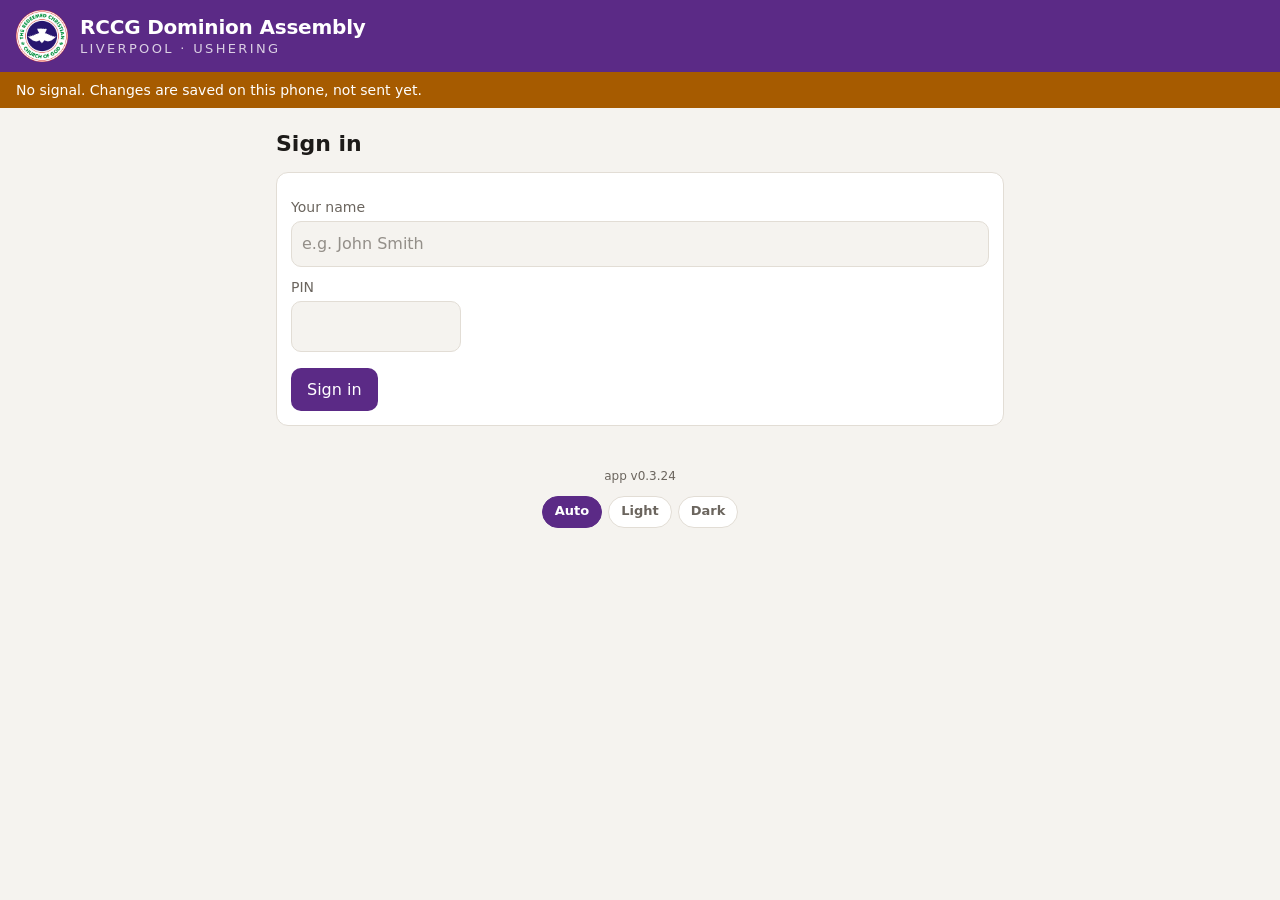
<file: index.html>
<!doctype html>
<html lang="en-GB">
<head>
<meta charset="utf-8">
<meta name="viewport" content="width=device-width, initial-scale=1, viewport-fit=cover">
<title>Ushers</title>
<meta name="theme-color" content="#5b2a86">
<link rel="manifest" href="manifest.webmanifest">
<link rel="apple-touch-icon" sizes="180x180" href="apple-touch-icon.png">
<link rel="icon" type="image/png" sizes="192x192" href="icon-192.png">
<meta name="apple-mobile-web-app-capable" content="yes">
<meta name="mobile-web-app-capable" content="yes">
<meta name="apple-mobile-web-app-title" content="Ushers">
<meta name="apple-mobile-web-app-status-bar-style" content="default">
<script>
/* The theme, set before the first paint (as the Driver App): Light, Dark, or
   Auto to follow the phone. One setting for both apps on this phone. */
(function () {
  var t = "auto";
  try { t = localStorage.getItem("ushers.theme.v1") || "auto"; } catch (e) {}
  var m = window.matchMedia && window.matchMedia("(prefers-color-scheme: dark)");
  document.documentElement.setAttribute("data-theme", t !== "auto" ? t : ((m && m.matches) ? "dark" : "light"));
})();
</script>
<link rel="stylesheet" href="shared/style.css">
<script src="config.js"></script>
<script src="shared/core.js"></script>
<script src="shared/reports.js"></script>
</head>
<body>
<div class="top">
<header class="bar">
  <span class="brand"><img src="shared/logo.png" alt=""><span><b>RCCG Dominion Assembly</b><small>Liverpool · Ushering</small><em id="title"></em></span></span>
  <a id="toAdmin" href="admin/" hidden>Open Admin App</a>
  <button id="signOut" hidden>Sign out</button>
  <button class="bell" id="bell" type="button" hidden aria-label="Notifications" aria-pressed="false"><svg viewBox="0 0 24 24" stroke="currentColor" stroke-width="1.8" stroke-linecap="round" stroke-linejoin="round" aria-hidden="true"><path d="M18 8A6 6 0 0 0 6 8c0 7-3 9-3 9h18s-3-2-3-9"/><path d="M13.7 21a2 2 0 0 1-3.4 0"/></svg><span class="bell-count" id="bellCount" hidden></span></button>
</header>
<nav class="tabs" id="tabs" hidden>
  <a href="#home" data-r="home">Home</a>
  <a href="#rota" data-r="rota">Rota</a>
  <a href="#notes" data-r="notes">Notifications<span class="badge" id="unread" hidden></span></a>
  <a href="#dues" data-r="dues">Dues</a>
  <a href="#treasurer" data-r="treasurer" id="treasurerTab" hidden>Treasurer</a>
  <a href="#history" data-r="history">History</a>
  <a href="#pin" data-r="pin">PIN</a>
</nav>
<div class="banner" id="queueBanner" hidden></div>
<div class="banner" id="linkBar" hidden></div>
</div>
<main id="main"></main>
<footer class="foot" id="foot"></footer>
<button class="totop" id="toTop" type="button" aria-label="Back to top">&#8593;</button>
<script>
(function () {
  "use strict";
  var C = window.UshersCore, R = window.UshersReports, h = C.h, main = document.getElementById("main");
  var ME = null, CONF = null, PUSH_KEY = "";

  function msg(text, kind) { return h("div", { class: "msg " + (kind || "") }, text); }
  function show() { C.clear(main); main.appendChild(h.apply(null, ["div", {}].concat(Array.prototype.slice.call(arguments)))); C.foot(document.getElementById("foot")); }
  function loading() { show(h("p", { class: "muted" }, "Loading…")); }
  function offline(err) { show(msg(err && err.network ? "No connection. This screen has not been opened on this phone yet." : String(err), "bad")); }
  function statusChip(code, label) { return h("span", { class: "chip status-" + (code || "") }, label || "Not started"); }

  C.onSignedOut = function () { ME = null; signIn(); };
  C.onQueueChange = paintQueue;

  function paintQueue() {
    var q = C.queue(), b = document.getElementById("queueBanner");
    b.hidden = !q.length;
    b.textContent = q.length ? q.length + " saved on this phone. Not sent yet" +
      (q.some(function (x) { return x.lastError; }) ? ". One was refused: open Home to see why." : "") : "";
  }

  /* ---- sign in ---------------------------------------------------------- */

  function signIn() {
    C.bellStop();
    document.getElementById("tabs").hidden = true;
    document.getElementById("signOut").hidden = true;
    document.getElementById("toAdmin").hidden = true;
    document.getElementById("treasurerTab").hidden = true;
    var who = h("select", { id: "who" }, h("option", { value: "" }, "Choose your name"));
    var typed = h("input", { id: "whoTyped", placeholder: "e.g. John Smith", autocomplete: "name", hidden: true });
    var find = h("input", { id: "whoFind", placeholder: "e.g. John", hidden: true });
    var notYou = h("button", { class: "ghost", id: "notYou", hidden: true, onclick: function () {
      C.forgetWho(); who.value = ""; notYou.hidden = true; who.focus();
    } }, "Not you?");
    var pin = h("input", { id: "pin", type: "password", inputmode: "numeric", autocomplete: "current-password", maxlength: "4", pattern: "[0-9]*", class: "pin" });
    var out = h("div");
    function submit() {
      out.textContent = "";
      var body = { pin: pin.value };
      if (!typed.hidden) body.name = typed.value; else body.usherId = who.value;
      if ((!body.usherId && !body.name) || !pin.value) { out.appendChild(msg("Choose your name and enter your PIN.", "bad")); return; }
      go.disabled = true;
      C.api("login", body).then(function (j) {
        go.disabled = false;
        if (!j.ok) {
          pin.value = ""; pin.focus();
          out.appendChild(msg(j.message + (j.left !== undefined ? " " + j.left + " tries left." : ""), "bad"));
          return;
        }
        C.setToken(j.token);
        C.rememberPin(j.me.name, pin.value);
        if (body.usherId) C.rememberWho(body.usherId, j.me.name);
        start();
      }, function (e) { go.disabled = false; out.appendChild(msg("No connection.", "bad")); });
    }
    var go = h("button", { onclick: submit }, "Sign in");
    C.pinBox(pin, submit);
    /* Choosing a name moves straight to the PIN, so the number pad opens. */
    who.addEventListener("change", function () { if (who.value) pin.focus(); });
    find.addEventListener("input", function () { paintPeople(people, find.value); });
    show(h("h1", {}, "Sign in"),
      h("div", { class: "card" }, h("label", { for: "who" }, "Your name"), find, who, typed, notYou,
        h("label", { for: "pin" }, "PIN"), pin, h("p"), go, out));

    var people = [];
    function paintPeople(list, filter) {
      people = list || [];
      var want = String(filter || "").trim().toLowerCase();
      var shown = want ? people.filter(function (p) { return p.name.toLowerCase().indexOf(want) !== -1; }) : people;
      var had = who.value;
      C.clear(who);
      who.appendChild(h("option", { value: "" }, "Choose your name"));
      shown.forEach(function (p) { who.appendChild(h("option", { value: p.id }, p.name)); });
      find.hidden = people.length < 15;
      var last = C.lastWho();
      var pick = shown.some(function (p) { return p.id === had; }) ? had
        : (last && shown.some(function (p) { return p.id === last.id; }) ? last.id : "");
      who.value = pick;
      notYou.hidden = !pick;
      if (pick && !pin.value) pin.focus();
    }
    paintPeople(C.peopleCached("ushers"));
    C.api("people").then(function (j) {
      if (j.firstSetup) return firstSetup();
      if (j.typeName) { who.hidden = true; find.hidden = true; notYou.hidden = true; typed.hidden = false; return; }
      C.peopleCache("ushers", j.people || []);
      paintPeople(j.people || []);
    }, function () { if (!people.length) { who.hidden = true; find.hidden = true; notYou.hidden = true; typed.hidden = false; } });
  }

  /* First-time setup: makes the first System Administrator. Shown only
     while nobody is one, and it needs the BOOTSTRAP_TOKEN set on the
     server, which is deleted afterwards. */
  function firstSetup() {
    var tok = h("input", { id: "bt", type: "password", autocomplete: "off", placeholder: "e.g. 7f3a9c1e" });
    var name = h("input", { id: "bn", autocomplete: "name", placeholder: "e.g. Asim Bassey" });
    var p1 = h("input", { id: "bp1", type: "password", inputmode: "numeric", maxlength: "4", pattern: "[0-9]*", class: "pin" });
    var p2 = h("input", { id: "bp2", type: "password", inputmode: "numeric", maxlength: "4", pattern: "[0-9]*", class: "pin" });
    var out = h("div");
    var go = h("button", { onclick: function () {
      C.clear(out);
      if (!tok.value || !name.value.trim()) return out.appendChild(msg("Enter the setup token and your full name.", "bad"));
      if (!p1.value || p1.value !== p2.value) return out.appendChild(msg("Enter the same PIN twice.", "bad"));
      go.disabled = true;
      C.api("bootstrap", { token: tok.value.trim(), fullName: name.value.trim(), pin: p1.value }).then(function (j) {
        go.disabled = false;
        if (!j.ok) return out.appendChild(msg(j.message || "Not allowed.", "bad"));
        show(h("h1", {}, "You are the System Administrator"),
          msg("Now delete BOOTSTRAP_TOKEN from the Worker in Cloudflare, then sign in with your name and PIN.", "ok"),
          h("button", { onclick: signIn }, "Sign in"));
      }, function () { go.disabled = false; out.appendChild(msg("No connection.", "bad")); });
    } }, "Create the System Administrator");
    show(h("h1", {}, "First-time setup"),
      h("p", { class: "muted" }, "Nobody is set up yet."),
      h("div", { class: "card" }, h("label", { for: "bt" }, "Setup token"), tok, h("label", { for: "bn" }, "Your full name"), name,
        h("label", { for: "bp1" }, "Choose a PIN (4 digits)"), p1, h("label", { for: "bp2" }, "PIN again"), p2, h("p"), go, out));
  }

  /* ---- start ------------------------------------------------------------ */

  function start() {
    if (!C.token()) return signIn();
    loading();
    C.api("me", { installed: C.installed() }).then(function (j) {
      if (!j.ok) return signIn();
      ME = j.me; CONF = j.config; PUSH_KEY = j.pushKey || "";
      document.getElementById("title").textContent = ME.name;
      /* Just given the default PIN (new, or reset): asked once whether to change it. */
      if (ME.askPinChange) { document.getElementById("signOut").hidden = false; return pinQuestion(); }
      document.getElementById("tabs").hidden = false;
      document.getElementById("signOut").hidden = false;
      /* Open Admin App only when the server says so; the Admin App asks
         the server again before it shows anything. */
      document.getElementById("toAdmin").hidden = ME.permissions.indexOf("admin.app") === -1;
      document.getElementById("treasurerTab").hidden = ME.permissions.indexOf("dues.view_all") === -1;
      paintQueue();
      C.flush();
      route();
      /* Kept for a report signed with no signal: who can countersign. */
      C.api("ushers.selectable").then(function () {}, function () {});
      /* The bell: alerts on this phone, the unread count, and new ones shown
         while the app is open. On the Notifications screen the list is read
         again when something new arrives. */
      C.bellStart({ key: PUSH_KEY, notes: "#notes", onNew: function () { if ((location.hash || "").indexOf("#notes") === 0) notes(); } });
    }, offline);
  }

  document.getElementById("signOut").addEventListener("click", function () {
    C.api("logout").then(function () {}, function () {}).then(function () { C.setToken(""); signIn(); });
  });

  function route() {
    if (!ME) return;
    var hash = (location.hash || "#home").slice(1).split("/");
    Array.prototype.forEach.call(document.querySelectorAll("#tabs a"), function (a) {
      a.className = a.getAttribute("data-r") === hash[0] ? "on" : "";
    });
    ({ home: home, rota: rota, report: function () { report({ eventId: hash[1] }); }, rep: function () { report({ reportId: hash[1] }); },
       notes: notes, dues: dues, treasurer: function () { treasurer(hash[1]); }, history: history, pin: pinScreen }[hash[0]] || home)();
  }
  window.addEventListener("hashchange", route);

  /* ---- home: "What am I doing?" ---------------------------------------- */

  function dutyCard(d) {
    var duty = d.duty === "counting" ? "Second Service offering counting" : d.duty === "ushering" ? "Ushering" : d.duty;
    return h("div", { class: "card" },
      h("div", { class: "row" }, h("b", { class: "grow" }, d.title), d.thanksgiving ? h("span", { class: "chip" }, "Thanksgiving") : null),
      h("div", { class: "muted" }, C.dateLabel(d.date) + (d.start ? " · " + d.start : "")),
      h("div", {}, duty),
      d.cancelled ? h("div", { class: "chip bad" }, "Cancelled") : null,
      d.reportDue && !d.cancelled ? h("div", { class: "row" }, statusChip(d.reportStatus, d.reportStatusLabel),
        h("a", { class: "btn ghost", href: "#report/" + d.eventId }, d.reportStatus && d.reportStatus !== "draft" ? "View report" : "Open report")) : null,
      cantMake(d));
  }

  /* "I can't make it": the usher says so beforehand instead of simply not
     being there. The Head Usher decides and finds the cover; nobody else is
     told anything until then. */
  function cantMake(d) {
    if (!d.appointmentId || d.cancelled || d.date < C.londonToday()) return null;
    if (d.released === "pending") return h("div", { class: "chip warn" }, "Asked to be let off");
    if (d.released === "approved") return h("div", { class: "chip" }, "Off this duty");
    var out = h("div");
    var open = h("button", { class: "ghost" }, "I can't make it");
    var why = h("input", { type: "text", placeholder: "e.g. I am away that weekend" });
    var box = h("div", { hidden: true }, why, h("p"),
      h("div", { class: "row" }, h("button", { onclick: function () { ask(); } }, "Send to the Head Usher"),
        h("button", { class: "ghost", onclick: function () { box.hidden = true; } }, "Keep the duty")),
      h("p", { class: "muted" }, "The Head Usher decides and arranges the cover. Nobody else hears about it."),
      out);
    open.onclick = function () { box.hidden = !box.hidden; if (!box.hidden) why.focus(); };
    function ask() {
      C.clear(out);
      C.api("authorisation.request", { kind: "duty_release", appointmentId: d.appointmentId, reason: why.value }).then(function (j) {
        if (!j.ok) return out.appendChild(msg(j.message, "bad"));
        out.appendChild(msg("Sent. The Head Usher will come back to you.", "ok"));
        setTimeout(home, 900);
      }, function () { out.appendChild(msg("No connection.", "bad")); });
    }
    return h("div", {}, open, box);
  }

  function home() {
    loading();
    C.api("home").then(function (j) {
      if (!j.ok) return show(msg(j.message, "bad"));
      C.bellSet(j.unread);
      var parts = [h("h1", {}, "What am I doing?")];
      if (j.inCharge && !j.inCharge.isMe) {
        parts.push(h("div", { class: "card" }, h("div", { class: "row" },
          h("span", { class: "grow" }, h("b", {}, "In charge today: " + j.inCharge.name)),
          j.inCharge.phone ? h("a", { class: "btn ghost", href: "tel:" + j.inCharge.phone }, "Call") : null)));
      }
      /* Pinned by the Head Usher: it stays here until its date rather than
         being found again in the notifications list. */
      (j.pinned || []).forEach(function (m) {
        parts.push(h("div", { class: "card" }, h("b", {}, m.title), m.body ? h("div", {}, m.body) : null));
      });
      var q = C.queue();
      if (q.length) {
        parts.push(h("div", { class: "card" }, h("b", {}, "Saved on this phone. Not sent yet."),
          q.map(function (x) {
            return h("div", { class: "row" }, h("span", { class: "grow" }, x.label),
              x.lastError ? h("span", { class: "chip bad" }, x.lastError) : h("span", { class: "chip warn" }, "Waiting"),
              x.lastError ? h("button", { class: "ghost", onclick: function () { C.queueRemove(x.id); paintQueue(); home(); } }, "Remove") : null);
          }), h("button", { class: "ghost", onclick: function () { C.flush().then(home); } }, "Try again now")));
      }
      var open = C.drafts().filter(function (d) { return !q.some(function (x) { return x.eventId === d.eventId; }); });
      if (open.length) {
        parts.push(h("div", { class: "card" }, h("b", {}, "Unfinished report"),
          open.map(function (d) { return h("div", { class: "row" }, h("span", { class: "grow" }, (d.draft.title || "Report") + " · " + C.dateLabel(d.draft.date)),
            h("a", { class: "btn ghost", href: "#report/" + d.eventId }, "Resume")); })));
      }
      if (j.toCountersign.length) {
        parts.push(h("h2", {}, "To countersign"));
        j.toCountersign.forEach(function (x) {
          parts.push(h("div", { class: "card" }, h("b", {}, x.title), h("div", { class: "muted" }, C.dateLabel(x.date) + " · from " + x.submitter),
            x.state === "ready" ? h("a", { class: "btn", href: "#rep/" + x.reportId }, "Review and countersign")
              : h("span", { class: "chip warn" }, x.state === "rejected" ? "Not approved" : "Waiting for approval")));
        });
      }
      parts.push(h("h2", {}, "This week" + (j.thanksgiving ? " · Thanksgiving Sunday" : "")));
      parts.push(j.thisWeek.length ? j.thisWeek.map(dutyCard) : h("p", { class: "muted" }, "You are not on duty this week."));
      if (j.recent.length) { parts.push(h("h2", {}, "Report not yet submitted")); parts.push(j.recent.map(dutyCard)); }
      if (j.later.length) { parts.push(h("h2", {}, "Coming up")); parts.push(j.later.map(dutyCard)); }
      show.apply(null, parts);
    }, offline);
  }

  /* ---- rota ------------------------------------------------------------- */

  function serviceBlock(s) {
    var label = s.type === "SUN_SECOND" ? "Offering counting" : "Ushers";
    return h("div", {}, h("h3", {}, s.title + (s.status === "cancelled" ? " (cancelled)" : "")),
      h("div", { class: "muted" }, label),
      s.people.length ? h("div", { class: "people" }, s.people.map(function (p) { return h("div", {}, p.mine ? h("b", {}, p.name + " (you)") : p.name); }))
        : h("div", { class: "muted" }, "Nobody yet"));
  }

  function rota() {
    loading();
    C.api("rota", { weeks: 8 }).then(function (j) {
      if (!j.ok) return show(msg(j.message, "bad"));
      var parts = [h("h1", {}, "Rota")];
      j.sundays.forEach(function (s) {
        parts.push(h("div", { class: "card" }, h("div", { class: "row" }, h("b", { class: "grow" }, C.dateLabel(s.sunday)), s.thanksgiving ? h("span", { class: "chip" }, "Thanksgiving Sunday") : null),
          s.services.length ? s.services.map(serviceBlock) : h("div", { class: "muted" }, "Not set yet")));
      });
      if (j.events.length) {
        parts.push(h("h2", {}, "Other events"));
        j.events.forEach(function (e) { parts.push(h("div", { class: "card" }, h("div", { class: "muted" }, C.dateLabel(e.date)), serviceBlock(e))); });
      }
      show.apply(null, parts);
    }, offline);
  }

  /* ---- the report ------------------------------------------------------- */

  function report(ref) {
    loading();
    var openArgs = ref.reportId ? { reportId: ref.reportId } : { eventId: ref.eventId };
    C.api("report.open", openArgs).then(function (j) {
      if (!j.ok) return show(msg(j.message, "bad"));
      if (j.report && j.report.status && j.report.status !== "draft") return viewReport(j);
      if (j._savedAt) j.offline = true;
      editReport(j);
    }, function (e) {
      /* No signal: a draft on this phone can still be finished and signed,
         and so can a report for a duty Home showed, never opened here. */
      var d = ref.eventId && C.draftGet(ref.eventId);
      var ev = d && d.event ? d.event : ref.eventId && dutyEvent(ref.eventId);
      if (ev) editReport({ event: ev, canSubmit: true, offline: true });
      else offline(e);
    });
  }

  /* A duty from the saved Home, made into the event a report needs. The
     server checks it all again when the report is sent. */
  function dutyEvent(id) {
    var s = C.saved("home"), t;
    var all = s && s.j ? [].concat(s.j.thisWeek || [], s.j.recent || [], s.j.later || []) : [];
    var d = all.filter(function (x) { return x.eventId === id; })[0];
    if (!d || d.cancelled || !d.reportDue || (d.reportStatus && d.reportStatus !== "draft") || !d.type || !(t = CONF.eventTypes[d.type])) return null;
    return { id: d.eventId, title: d.title, date: d.date, type: d.type, status: "active", thanksgiving: !!d.thanksgiving,
             attendance: !!t.attendance, ministration: !!t.ministration, offering: !!t.offering, countersign: !!t.countersign };
  }

  function totalsOf(entries) {
    var by = {}, total = 0;
    entries.forEach(function (x) { var a = x.denomination * x.quantity; by[x.category] = (by[x.category] || 0) + a; total += a; });
    return { by: by, total: total };
  }

  /* Filling in a report, or (amend set) amending a submitted one. An
     amendment starts from the current version, needs a reason and a signal,
     and goes to a countersigner again when the event has one. */
  function editReport(j, amend) {
    var ev = j.event, cur = CONF.currencies[CONF.defaultCurrency];
    var fields = j.ministrationFields || CONF.ministrationFields || [];
    var saved = amend ? {} : (C.draftGet(ev.id) || {});
    var server = amend || (j.report && j.report.status === "draft" ? j.report : null);
    var state = {
      attendance: saved.attendance || (server ? Object.assign({}, server.attendance) : { male: "", female: "", children: "" }),
      ministration: saved.ministration || (server && server.ministration ? Object.assign({}, server.ministration) : {}),
      entries: saved.entries || (server ? server.entries.map(function (x) { return { category: x.category, currency: x.currency, denomination: x.denomination, quantity: x.quantity }; }) : []),
      notes: saved.notes || (server ? server.notes || "" : ""),
      countersignerId: saved.countersignerId || ""
    };
    function keep() {
      if (amend) return;
      C.draftSave(ev.id, { event: ev, title: ev.title, date: ev.date, attendance: state.attendance, ministration: state.ministration, entries: state.entries, notes: state.notes, countersignerId: state.countersignerId });
    }

    var parts = [h("h1", {}, (amend ? "Amend: " : "") + ev.title), h("p", { class: "muted" }, C.dateLabel(ev.date) + (ev.thanksgiving ? " · Thanksgiving Sunday" : ""))];
    if (j.offline) parts.push(msg("No connection. Your report is saved on this phone as you type.", ""));
    if (!amend && !j.canSubmit) {
      parts.push(askApproval(j));
      return show.apply(null, parts);
    }
    var why = h("textarea", { id: "why-amend", rows: "2", placeholder: "e.g. Ten more men were counted after the service" });
    if (amend) {
      parts.push(msg("This makes version " + (amend.version + 1) + ". Version " + amend.version + " is kept as it was." + (ev.countersign ? " The amended report is countersigned again." : ""), ""));
      parts.push(h("div", { class: "card" }, h("label", { for: "why-amend" }, "Why is the report being amended?"), why));
    } else parts.push(h("p", { class: "muted" }, "Saved on this phone as you type."));

    /* Attendance: the total is worked out, never typed. */
    var tot = h("span", { class: "total" });
    function paintTotal() { var a = state.attendance; tot.textContent = (Number(a.male) || 0) + (Number(a.female) || 0) + (Number(a.children) || 0); }
    if (ev.attendance) {
      parts.push(h("div", { class: "card" }, h("h2", {}, "Attendance"),
        h("div", { class: "grid3" }, ["male", "female", "children"].map(function (k) {
          return h("div", {}, h("label", { for: "att-" + k }, k.charAt(0).toUpperCase() + k.slice(1)),
            h("input", { id: "att-" + k, type: "number", min: "0", step: "1", inputmode: "numeric", value: state.attendance[k], placeholder: "e.g. 40",
              oninput: function (e) { state.attendance[k] = e.target.value; paintTotal(); keep(); } }));
        })), h("p", {}, "Total: ", tot)));
      paintTotal();
    }

    if (ev.ministration) parts.push(R.ministrationEdit(fields, state.ministration, keep));

    /* Offering: one line per denomination. */
    var lines = h("div"), totals = h("div");
    function paintLines() {
      C.clear(lines);
      if (!state.entries.length) lines.appendChild(h("p", { class: "muted" }, "No lines yet."));
      else lines.appendChild(h("table", {}, h("tr", {}, h("th", {}, "Category"), h("th", { class: "num" }, "Note/coin"), h("th", { class: "num" }, "Qty"), h("th", { class: "num" }, "Amount"), h("th")),
        state.entries.map(function (x, i) {
          return h("tr", {}, h("td", {}, x.category), h("td", { class: "num" }, C.denomLabel(x.denomination, cur.symbol)), h("td", { class: "num" }, x.quantity),
            h("td", { class: "num" }, C.money(x.denomination * x.quantity, cur.symbol)),
            h("td", {}, h("button", { class: "ghost", "aria-label": "Remove line", onclick: function () { state.entries.splice(i, 1); keep(); paintLines(); } }, "✕")));
        })));
      var t = totalsOf(state.entries);
      C.clear(totals);
      totals.appendChild(h("table", {}, CONF.offeringCategories.filter(function (c) { return t.by[c]; }).map(function (c) {
        return h("tr", {}, h("td", {}, c), h("td", { class: "num" }, C.money(t.by[c], cur.symbol)));
      }), h("tr", {}, h("td", {}, h("b", {}, "Total")), h("td", { class: "num total" }, C.money(t.total, cur.symbol)))));
    }
    if (ev.offering) {
      var cat = h("select", { id: "cat" }, CONF.offeringCategories.map(function (c) { return h("option", { value: c }, c); }));
      var den = h("select", { id: "den" }, cur.denominations.map(function (d) { return h("option", { value: d }, C.denomLabel(d, cur.symbol)); }));
      var qty = h("input", { id: "qty", type: "number", min: "1", step: "1", inputmode: "numeric", placeholder: "e.g. 10" });
      var addSay = h("div");
      parts.push(h("div", { class: "card" }, h("h2", {}, "Offering"),
        h("div", { class: "grid3" }, h("div", {}, h("label", { for: "cat" }, "Category"), cat), h("div", {}, h("label", { for: "den" }, "Note or coin"), den),
          h("div", {}, h("label", { for: "qty" }, "Quantity"), qty)),
        h("p"), h("button", { class: "ghost", onclick: function () {
          var q = parseInt(qty.value, 10);
          C.clear(addSay);
          if (!(q > 0)) { addSay.appendChild(msg("Enter a quantity of 1 or more.", "bad")); qty.focus(); return; }
          state.entries.push({ category: cat.value, currency: CONF.defaultCurrency, denomination: Number(den.value), quantity: q });
          qty.value = ""; keep(); paintLines();
        } }, "Add line"), addSay, lines, h("h3", {}, "Totals"), totals));
      paintLines();
    }

    parts.push(h("div", { class: "card" }, h("label", { for: "notes" }, "Notes"),
      h("textarea", { id: "notes", rows: "2", placeholder: "e.g. Doors opened late", oninput: function (e) { state.notes = e.target.value; keep(); } }, state.notes)));
    if (amend) parts.push(h("p", {}, h("a", { class: "btn ghost", href: "#rep/" + amend.id, onclick: function () { setTimeout(route, 0); } }, "Cancel amendment")));

    /* Sign and send. */
    var cs = h("select", { id: "cs" }, h("option", { value: "" }, "Choose who will countersign"));
    var sig = h("input", { id: "sig", placeholder: "e.g. " + ME.name, autocomplete: "off" });
    var agree = h("input", { type: "checkbox", id: "agree" });
    var pin = h("input", { id: "spin", type: "password", inputmode: "numeric", maxlength: "4", pattern: "[0-9]*", class: "pin" });
    var out = h("div");
    if (ev.countersign) {
      C.api("ushers.selectable").then(function (s) {
        (s.people || []).forEach(function (p) { cs.appendChild(h("option", { value: p.id, selected: p.id === state.countersignerId }, p.name)); });
      }, function () {
        if (state.countersignerId) cs.appendChild(h("option", { value: state.countersignerId, selected: true }, saved.countersignerName || "As chosen before"));
      });
      cs.addEventListener("change", function () { state.countersignerId = cs.value; saved.countersignerName = cs.options[cs.selectedIndex].text; keep(); });
    }
    var send = h("button", { onclick: function () { if (amend) sendAmendment(); else submit(); } }, amend ? "Sign and submit amendment" : "Sign and submit");
    C.pinBox(pin, function () { if (amend) sendAmendment(); else submit(); }, CONF.pinMax);
    parts.push(h("div", { class: "card" }, h("h2", {}, "Sign"),
      ev.countersign ? [h("label", { for: "cs" }, "Countersigner"), cs] : null,
      h("label", { for: "sig" }, "Type your full name to sign"), sig,
      h("label", { class: "check" }, agree, "I confirm this report is correct."),
      h("label", { for: "spin" }, "PIN"), pin, h("p"), send, out));
    show.apply(null, parts);

    function submit() {
      C.clear(out);
      if (ev.countersign && !cs.value) return out.appendChild(msg("Choose who will countersign.", "bad"));
      if (!agree.checked) return out.appendChild(msg("Tick to confirm the report is correct.", "bad"));
      if (!sig.value.trim()) return out.appendChild(msg("Type your full name to sign.", "bad"));
      if (!pin.value) return out.appendChild(msg("Enter your PIN.", "bad"));
      var body = { eventId: ev.id, submissionId: saved.submissionId || C.newId("sub"), attendance: state.attendance, ministration: state.ministration,
        entries: state.entries, notes: state.notes, countersignerId: cs.value, signature: sig.value.trim() };
      saved.submissionId = body.submissionId;
      C.draftSave(ev.id, Object.assign(C.draftGet(ev.id) || {}, { submissionId: body.submissionId }));
      send.disabled = true;
      C.api("report.submit", Object.assign({ pin: pin.value }, body)).then(function (r) {
        send.disabled = false;
        if (r.error === "needs_authorisation") { out.appendChild(msg(r.message, "")); return; }
        if (!r.ok) { out.appendChild(msg(r.message + (r.left !== undefined ? " " + r.left + " tries left." : ""), "bad")); return; }
        C.draftClear(ev.id);
        location.hash = "#rep/" + r.report.id;
      }, function () {
        /* No signal. If this phone knows the PIN, keep the signed report and
           send it later; otherwise it stays as a draft. */
        C.checkPinOnDevice(ME.name, pin.value).then(function (ok) {
          send.disabled = false;
          if (!ok || !CONF.offlineSigning) { out.appendChild(msg("No connection. Your report is saved on this phone; submit it when you have signal.", "")); return; }
          C.queueAdd({ id: body.submissionId, eventId: ev.id, action: "report.submit", label: ev.title + " · " + C.dateLabel(ev.date),
                       body: Object.assign({ offline: true, signedAt: Date.now() }, body) });
          paintQueue();
          show(h("h1", {}, ev.title), msg("Saved on this phone. Not sent yet.", "ok"), h("a", { class: "btn", href: "#home" }, "Home"));
        });
      });
    }

    var amendmentId = C.newId("amend");
    function sendAmendment() {
      C.clear(out);
      if (why.value.trim().length < 3) { why.focus(); return out.appendChild(msg("Say why the report is being amended.", "bad")); }
      if (ev.countersign && !cs.value) return out.appendChild(msg("Choose who will countersign.", "bad"));
      if (!agree.checked) return out.appendChild(msg("Tick to confirm the report is correct.", "bad"));
      if (!sig.value.trim()) return out.appendChild(msg("Type your full name to sign.", "bad"));
      if (!pin.value) return out.appendChild(msg("Enter your PIN.", "bad"));
      send.disabled = true;
      C.api("report.amend", { reportId: amend.id, amendmentId: amendmentId, version: amend.version, reason: why.value.trim(),
        attendance: state.attendance, ministration: state.ministration, entries: state.entries, notes: state.notes,
        countersignerId: cs.value, signature: sig.value.trim(), pin: pin.value }).then(function (r) {
        send.disabled = false;
        if (r.error === "needs_authorisation") { out.appendChild(msg(r.message, "")); return; }
        if (!r.ok) { out.appendChild(msg(r.message + (r.left !== undefined ? " " + r.left + " tries left." : ""), "bad")); return; }
        location.hash = "#rep/" + amend.id;
        route();
      }, function () { send.disabled = false; out.appendChild(msg("No connection. An amendment needs a signal so your PIN can be checked.", "bad")); });
    }
  }

  /* Amend: approvers go straight on; anybody else asks first. */
  function amendBox(j) {
    var r = j.report, a = r.amend, out = h("div");
    if (!a || !a.possible) return null;
    if (a.approver || a.approval === "approved") {
      return h("div", { class: "card" }, h("h3", {}, "Amend this report"),
        h("p", { class: "muted" }, a.approver ? "As an approver you can amend it straight away." + (r.parts && r.parts.countersign ? " It will still need countersigning." : "") : "Your request to amend this report was approved."),
        h("button", { class: "ghost", onclick: function () { editReport(j, r); } }, "Amend report"));
    }
    if (a.approval === "pending") return h("div", { class: "card" }, h("h3", {}, "Amend this report"), msg("Asked."));
    var reason = h("input", { id: "amend-why", placeholder: "e.g. The Tithe was counted twice" });
    return h("div", { class: "card" }, h("h3", {}, "Something wrong?"),
      h("label", { for: "amend-why" }, "Ask to amend this report: what needs changing?"), reason, h("p"),
      h("button", { class: "ghost", onclick: function () {
        C.send("authorisation.request", { kind: "report_amendment", reportId: r.id, reason: reason.value }, "Ask to amend " + j.event.title).then(function (x) {
          C.clear(out).appendChild(msg(x.queued ? x.message : x.ok ? "Asked." : x.message, x.ok ? "ok" : "bad"));
        }, function () { C.clear(out).appendChild(msg("No connection.", "bad")); });
      } }, "Ask to amend"), out);
  }

  function askApproval(j) {
    var reason = h("input", { id: "why", placeholder: "e.g. I did this duty in place of John" });
    var out = h("div");
    var box = h("div", { class: "card" }, h("b", {}, "You are not on the rota for this."),
      j.submitApproval === "pending" ? msg("Asked.") : [
        h("label", { for: "why" }, "Why are you submitting this report?"), reason, h("p"),
        h("button", { onclick: function () {
          C.send("authorisation.request", { kind: "report_submission", eventId: j.event.id, reason: reason.value }, "Ask to submit " + j.event.title).then(function (r) {
            C.clear(out).appendChild(msg(r.queued ? r.message : r.ok ? "Asked." : r.message, r.ok ? "ok" : "bad"));
          }, function () { C.clear(out).appendChild(msg("No connection.", "bad")); });
        } }, "Ask for approval")], out);
    return box;
  }

  function viewReport(j) {
    var r = j.report, cur = CONF.currencies[CONF.defaultCurrency];
    var parts = [h("h1", {}, j.event.title), h("p", { class: "muted" }, C.dateLabel(j.event.date)),
      h("div", { class: "row" }, statusChip(r.status, r.statusLabel), r.version > 1 ? h("span", { class: "chip" }, "Amended · version " + r.version) : null,
        r.restricted ? null : R.pdfButton("PDF", function (pdf, opt) { return pdf.service(r, j.event, CONF, opt); }, ME.name))];
    if (r.restricted) { parts.push(msg("This report has been submitted.")); return show.apply(null, parts); }
    parts.push(h("div", { class: "card" }, h("div", {}, "Submitted by ", h("b", {}, r.submitter), " · " + C.timeLabel(r.submittedAt)),
      r.countersignRequired ? h("div", {}, "Countersigner: ", h("b", {}, r.countersigner || "—"), r.countersignedAt ? " · " + C.timeLabel(r.countersignedAt) : "") : null,
      r.countersignApproval === "pending" || r.countersignApproval === "missing" ? h("div", { class: "chip warn" }, "Countersigner waiting for approval") : null,
      r.countersignApproval === "rejected" ? h("div", { class: "chip bad" }, "Countersigner not approved: choose somebody else") : null));
    if (j.event.attendance) {
      parts.push(h("div", { class: "card" }, h("h2", {}, "Attendance"), h("div", { class: "grid4" },
        [["Male", r.attendance.male], ["Female", r.attendance.female], ["Children", r.attendance.children], ["Total", r.attendance.total]]
          .map(function (x) { return h("div", { class: "stat" }, h("b", {}, x[1]), h("span", {}, x[0])); }))));
    }
    if (j.event.ministration) parts.push(R.ministrationView(r.ministrationFields, r.ministration));
    if (j.event.offering) {
      parts.push(h("div", { class: "card" }, h("h2", {}, "Offering"),
        h("table", {}, h("tr", {}, h("th", {}, "Category"), h("th", { class: "num" }, "Note/coin"), h("th", { class: "num" }, "Qty"), h("th", { class: "num" }, "Amount")),
          r.entries.map(function (x) { return h("tr", {}, h("td", {}, x.category), h("td", { class: "num" }, C.denomLabel(x.denomination, cur.symbol)), h("td", { class: "num" }, x.quantity), h("td", { class: "num" }, C.money(x.amount, cur.symbol))); })),
        h("h3", {}, "Totals"),
        h("table", {}, Object.keys(r.byCategory).map(function (c) { return h("tr", {}, h("td", {}, c), h("td", { class: "num" }, C.money(r.byCategory[c], cur.symbol))); }),
          h("tr", {}, h("td", {}, h("b", {}, "Total")), h("td", { class: "num total" }, C.money(r.offeringTotal, cur.symbol))))));
    }
    if (r.notes) parts.push(h("div", { class: "card" }, h("b", {}, "Notes"), h("div", {}, r.notes)));
    if (r.iAmSubmitter && r.status === "pending_countersignature" && (r.countersignApproval === "rejected" || r.countersignApproval === "pending" || r.countersignApproval === "missing")) {
      parts.push(changeCountersigner(r));
    }
    if (r.canCountersign) parts.push(countersignBox(r, j));
    parts.push(amendBox(j));
    parts.push(h("div", { class: "card" }, h("h3", {}, "History"), r.history.map(function (x) {
      return h("div", { class: "muted" }, C.timeLabel(x.at) + " · " + (x.from ? x.from + " → " : "") + x.to + (x.who ? " · " + x.who : "") + (x.note ? " · " + x.note : ""));
    })));
    parts.push(R.versionsView(r.versions));
    show.apply(null, parts);
  }

  function changeCountersigner(r) {
    var cs = h("select", { id: "cs2" }, h("option", { value: "" }, "Choose somebody else"));
    var out = h("div");
    C.api("ushers.selectable").then(function (s) { (s.people || []).forEach(function (p) { cs.appendChild(h("option", { value: p.id }, p.name)); }); });
    return h("div", { class: "card" }, h("label", { for: "cs2" }, "Change countersigner"), cs, h("p"),
      h("button", { class: "ghost", onclick: function () {
        if (!cs.value) return;
        C.send("report.countersigner", { reportId: r.id, countersignerId: cs.value }, "Change countersigner").then(function (x) {
          if (x.queued) C.clear(out).appendChild(msg(x.message, "ok"));
          else if (x.ok) report({ reportId: r.id }); else C.clear(out).appendChild(msg(x.message, "bad"));
        });
      } }, "Change"), out);
  }

  function countersignBox(r, j) {
    var sig = h("input", { id: "csig", placeholder: "e.g. " + ME.name, autocomplete: "off" });
    var agree = h("input", { type: "checkbox" });
    var pin = h("input", { id: "cpin", type: "password", inputmode: "numeric", maxlength: "4", pattern: "[0-9]*", class: "pin" });
    var out = h("div"), sid = C.newId("cs");
    var btn = h("button", { onclick: function () {
      C.clear(out);
      if (!agree.checked) return out.appendChild(msg("Tick to confirm you have reviewed the report.", "bad"));
      if (!sig.value.trim() || !pin.value) return out.appendChild(msg("Type your full name and enter your PIN.", "bad"));
      var body = { reportId: r.id, submissionId: sid, signature: sig.value.trim(), version: r.version };
      btn.disabled = true;
      C.api("report.countersign", Object.assign({ pin: pin.value }, body)).then(function (x) {
        btn.disabled = false;
        if (!x.ok) return out.appendChild(msg(x.message + (x.left !== undefined ? " " + x.left + " tries left." : ""), "bad"));
        report({ reportId: r.id });
      }, function () {
        C.checkPinOnDevice(ME.name, pin.value).then(function (ok) {
          btn.disabled = false;
          if (!ok || !CONF.offlineSigning) return out.appendChild(msg("No connection. Countersign when you have signal.", "bad"));
          C.queueAdd({ id: sid, action: "report.countersign", label: "Countersign " + j.event.title, body: Object.assign({ offline: true, signedAt: Date.now() }, body) });
          paintQueue();
          out.appendChild(msg("Saved on this phone. Not sent yet.", "ok"));
        });
      });
    } }, "Countersign");
    C.pinBox(pin, function () { btn.click(); }, CONF.pinMax);
    return h("div", { class: "card" }, h("h2", {}, "Countersign"),
      h("p", {}, "Check the report above."),
      h("label", { class: "check" }, agree, "I have reviewed this report and it is correct."),
      h("label", { for: "csig" }, "Type your full name to sign"), sig, h("label", { for: "cpin" }, "PIN"), pin, h("p"), btn, out);
  }

  /* ---- notifications ---------------------------------------------------- */

  function notes() {
    loading();
    C.api("notifications.list").then(function (j) {
      if (!j.ok) return show(msg(j.message, "bad"));
      C.bellSet(j.notifications.filter(function (n) { return !n.read; }).length);
      var parts = [h("div", { class: "row" }, h("h1", { class: "grow" }, "Notifications"),
        h("button", { class: "ghost", onclick: function () { C.send("notifications.read", { all: true }, "Mark notifications read").then(notes); } }, "Mark all read"))];
      parts.push(alertsCard());
      if (!j.notifications.length) parts.push(h("p", { class: "muted" }, "Nothing yet."));
      j.notifications.forEach(function (n) {
        var link = n.refType === "report" ? "#rep/" + n.refId : n.refType === "event" ? "#report/" + n.refId :
                   n.refType === "authorisation" && ME.permissions.indexOf("exceptions.approve") !== -1 ? "admin/#approvals" : "";
        parts.push(h("div", { class: "card", style: n.read ? "opacity:.7" : "" },
          h("div", { class: "row" }, h("b", { class: "grow" }, n.title), n.read ? null : h("span", { class: "chip warn" }, "New")),
          n.body ? h("div", {}, n.body) : null, h("div", { class: "muted" }, C.timeLabel(n.at)),
          h("div", { class: "row" }, link ? h("a", { class: "btn ghost", href: link, onclick: function () { C.send("notifications.read", { ids: [n.id] }, "Mark a notification read").then(C.bellCheck, function () {}); } }, "Open") : null,
            n.read ? null : h("button", { class: "ghost", onclick: function () { C.send("notifications.read", { ids: [n.id] }, "Mark a notification read").then(notes); } }, "Mark read"))));
      });
      show.apply(null, parts);
    }, offline);
  }

  /* Alerts on this phone: the same notifications, as a phone alert. */
  function alertsCard() {
    var box = h("div", { class: "card" }, h("p", { class: "muted" }, "Checking alerts on this phone…"));
    function paint(state, note) {
      C.clear(box);
      box.appendChild(h("h3", {}, "Alerts on this phone"));
      if (state === "unsupported" || !PUSH_KEY) {
        box.appendChild(h("p", { class: "muted" }, C.iPhoneNotInstalled()
          ? "On iPhone: tap Share, then Add to Home Screen, and open Ushers from the Home Screen. Then turn alerts on here."
          : "This browser cannot show alerts. Notifications still appear here."));
      } else if (state === "blocked") {
        box.appendChild(h("p", { class: "muted" }, "Alerts are blocked for this app in the phone's settings. Allow notifications for it there, then come back."));
      } else if (state === "on") {
        box.appendChild(h("div", { class: "row" }, h("span", { class: "grow" }, "On. New notifications also arrive as phone alerts."),
          h("button", { class: "ghost", onclick: function (e) {
            var b = e.target; b.disabled = true;
            C.alertsTest().then(function () { b.disabled = false; C.toast("A test alert is on its way to this phone."); },
              function (x) { b.disabled = false; paint("on", x.network ? "No connection." : x.message); });
          } }, "Send a test alert"),
          h("button", { class: "ghost", onclick: function () { C.alertsOff().then(function () { paint("off"); }, function (e) { paint("on", e.message); }); } }, "Turn off")));
      } else {
        box.appendChild(h("div", { class: "row" }, h("span", { class: "grow" }, "Get an alert on this phone whenever something new arrives here: a countersignature, a request or its answer, a filed report, or a reminder."),
          h("button", { onclick: function () {
            C.alertsOn(PUSH_KEY).then(function () { paint("on"); }, function (e) { paint("off", e && e.message || "Could not turn alerts on."); });
          } }, "Turn on alerts on this phone")));
      }
      if (note) box.appendChild(msg(note, "bad"));
      C.bellState();
    }
    C.alertsState().then(function (s) { paint(s); }, function () { paint("unsupported"); });
    return box;
  }

  /* ---- dues ------------------------------------------------------------- */

  function dues() {
    loading();
    C.api("dues.mine").then(function (j) {
      var parts = [h("h1", {}, "My dues"), h("p", { class: "muted" }, C.money(j.monthly) + " a month")];
      j.years.forEach(function (y) {
        parts.push(h("div", { class: "card" }, h("div", { class: "row" }, h("b", { class: "grow" }, String(y.year)),
            h("span", { class: "chip " + (y.status === "Behind" ? "bad" : "ok") }, y.status)),
          h("div", { class: "grid4" }, [["Expected so far", y.expected], ["Paid", y.paid], ["Outstanding", y.outstanding], ["Year target", y.annualTarget]]
            .map(function (x) { return h("div", { class: "stat" }, h("b", {}, C.money(x[1])), h("span", {}, x[0])); })),
          y.payments.length ? h("table", {}, y.payments.map(function (p) { return h("tr", {}, h("td", {}, C.dateLabel(p.paidOn)), h("td", { class: "num" }, C.money(p.amount))); }))
            : h("p", { class: "muted" }, "No payments recorded.")));
      });
      show.apply(null, parts);
    }, offline);
  }

  /* ---- treasurer: only for people with dues.view_all ------------------- */

  function treasurer(usherId) {
    loading();
    var year = Number(C.londonToday().slice(0, 4));
    C.api("dues.overview", { year: year }).then(function (j) {
      if (!j.ok) return show(msg(j.message, "bad"));
      var parts = [h("h1", {}, "Treasurer · dues " + j.year),
        h("div", { class: "card" }, h("div", { class: "grid4" }, [["Expected so far", C.money(j.totals.expected)], ["Paid", C.money(j.totals.paid)], ["Outstanding", C.money(j.totals.outstanding)], ["Behind", j.totals.behind]]
          .map(function (x) { return h("div", { class: "stat" }, h("b", {}, x[1]), h("span", {}, x[0])); })),
          h("p"), h("button", { class: "ghost", onclick: function (e) {
            e.target.disabled = true;
            C.send("dues.remind", {}, "Remind everyone behind on dues").then(function (x) { e.target.textContent = x.queued ? "Saved on this phone. Not sent yet." : x.ok ? "Reminders sent: " + x.sent : x.message; });
          } }, "Remind everyone who is behind"))];
      parts.push(h("div", { class: "card" }, h("table", {}, h("tr", {}, h("th", {}, "Name"), h("th", { class: "num" }, "Paid"), h("th", { class: "num" }, "Outstanding"), h("th", {}, "Status")),
        j.members.map(function (m) {
          return h("tr", {}, h("td", {}, h("a", { href: "#treasurer/" + m.usherId }, m.name)), h("td", { class: "num" }, C.money(m.paid)),
            h("td", { class: "num" }, C.money(m.outstanding)), h("td", {}, h("span", { class: "chip " + (m.status === "Behind" ? "bad" : "ok") }, m.status)));
        }))));
      show.apply(null, parts);
      if (usherId) member(usherId, parts);
    }, offline);
  }

  function member(usherId, parts) {
    C.api("dues.member", { usherId: usherId }).then(function (j) {
      if (!j.ok) return;
      var paidOn = h("input", { type: "date", value: C.londonToday() });
      var amount = h("input", { type: "number", min: "0.01", step: "0.01", value: "5.00", inputmode: "decimal", placeholder: "e.g. 5.00" });
      var year = h("input", { type: "number", value: C.londonToday().slice(0, 4), placeholder: "e.g. " + C.londonToday().slice(0, 4) });
      var method = h("select", {}, ["Cash", "Bank transfer", "Card", "Other"].map(function (x) { return h("option", {}, x); }));
      var note = h("input", { placeholder: "e.g. Paid at the Sunday meeting" });
      var out = h("div");
      var card = h("div", { class: "card" }, h("h2", {}, j.name),
        j.years.map(function (y) {
          return h("div", {}, h("h3", {}, y.year + " · " + y.status), h("div", { class: "muted" }, "Expected " + C.money(y.expected) + " · paid " + C.money(y.paid) + " · outstanding " + C.money(y.outstanding)),
            h("table", {}, y.payments.map(function (p) {
              return h("tr", {}, h("td", {}, C.dateLabel(p.paidOn)), h("td", { class: "num" }, C.money(p.amount)), h("td", {}, p.method), h("td", {},
                h("button", { class: "ghost", onclick: function () {
                  var why = prompt("Why is this payment being voided?");
                  if (why) C.send("dues.void", { id: p.id, reason: why }, "Void " + j.name + "'s payment of " + C.money(p.amount)).then(function (x) { if (x.queued) alert(x.message); else if (x.ok) treasurer(usherId); else alert(x.message); });
                } }, "Void")));
            })));
        }),
        h("h3", {}, "Record a payment"),
        h("div", { class: "grid3" }, h("div", {}, h("label", {}, "Date paid"), paidOn), h("div", {}, h("label", {}, "Amount (£)"), amount), h("div", {}, h("label", {}, "Dues year"), year)),
        h("label", {}, "Method"), method, h("label", {}, "Note"), note, h("p"),
        h("button", { onclick: function () {
          C.clear(out);
          C.send("dues.record", { usherId: usherId, paidOn: paidOn.value, amountPence: Math.round(Number(amount.value) * 100), year: Number(year.value), method: method.value, note: note.value },
                 "Payment of £" + Number(amount.value).toFixed(2) + " from " + j.name)
            .then(function (x) { if (x.queued) out.appendChild(msg(x.message, "ok")); else if (x.ok) treasurer(usherId); else out.appendChild(msg(x.message, "bad")); });
        } }, "Record payment"), out);
      var w = main.firstChild; w.insertBefore(card, w.children[1] || null);
    });
  }

  /* ---- history ---------------------------------------------------------- */

  function history() {
    loading();
    C.api("history.mine").then(function (j) {
      show(h("h1", {}, "My history"),
        h("h2", {}, "Duties"), j.duties.length ? h("div", { class: "card" }, h("table", {}, j.duties.map(function (d) {
          return h("tr", {}, h("td", {}, C.dateLabel(d.date)), h("td", {}, d.title), h("td", {}, d.duty), h("td", {}, d.reportStatusLabel));
        }))) : h("p", { class: "muted" }, "None yet."),
        h("h2", {}, "Reports"), j.reports.length ? h("div", { class: "card" }, h("table", {}, j.reports.map(function (r) {
          return h("tr", {}, h("td", {}, C.dateLabel(r.date)), h("td", {}, h("a", { href: "#rep/" + r.reportId }, r.title)), h("td", {}, r.role), h("td", {}, r.statusLabel));
        }))) : h("p", { class: "muted" }, "None yet."));
    }, offline);
  }

  /* ---- PIN -------------------------------------------------------------- */

  function pinQuestion() {
    var out = h("div");
    show(h("h1", {}, "Your PIN"),
      h("div", { class: "card" },
        h("p", {}, h("b", {}, "Do you wish to keep your default PIN?")),
        h("button", { onclick: function () {
          C.api("pin.keep", {}).then(function (j) {
            if (!j.ok) return out.appendChild(msg(j.message, "bad"));
            start();
          }, function () { out.appendChild(msg("No connection.", "bad")); });
        } }, "Yes, keep it"), " ",
        h("button", { class: "ghost", onclick: function () { pinScreen(true); } }, "No, change it"), out));
  }

  function pinScreen(forced) {
    var old = h("input", { id: "old", type: "password", inputmode: "numeric", maxlength: "4", pattern: "[0-9]*", class: "pin" });
    var nw = h("input", { id: "new", type: "password", inputmode: "numeric", maxlength: "4", pattern: "[0-9]*", class: "pin" });
    var again = h("input", { id: "again", type: "password", inputmode: "numeric", maxlength: "4", pattern: "[0-9]*", class: "pin" });
    var out = h("div"), max = CONF.pinMax || 4;
    /* As the Driver App: each box hands on to the next once its four digits
       are in, so the PIN is keyed straight through. The last one stops
       there; Change PIN is still their own tap. */
    [old, nw, again].forEach(function (box, i, all) {
      C.pinBox(box, all[i + 1] ? function () { all[i + 1].focus(); } : null, max);
    });
    show(h("h1", {}, forced === true ? "Change your default PIN" : "Change PIN"),
      h("div", { class: "card" },
      h("label", { for: "old" }, forced === true ? "Default PIN" : "Current PIN"), old, h("label", { for: "new" }, "New PIN (" + max + " digits)"), nw,
      h("label", { for: "again" }, "New PIN again"), again, h("p"),
      h("button", { onclick: function () {
        C.clear(out);
        if (old.value.length < max) return out.appendChild(msg("Enter your " + (forced === true ? "default" : "current") + " PIN.", "bad"));
        if (nw.value.length !== max) return out.appendChild(msg("A PIN is exactly " + max + " digits.", "bad"));
        if (nw.value !== again.value) return out.appendChild(msg("The new PINs do not match.", "bad"));
        C.api("pin.change", { oldPin: old.value, newPin: nw.value }).then(function (j) {
          if (!j.ok) return out.appendChild(msg(j.message + (j.left !== undefined ? " " + j.left + " tries left." : ""), "bad"));
          C.rememberPin(ME.name, nw.value);
          old.value = nw.value = again.value = "";
          if (forced === true) return start();
          out.appendChild(msg("PIN changed. You are signed out on other phones.", "ok"));
        }, function () { out.appendChild(msg("No connection.", "bad")); });
      } }, "Change PIN"), out));
  }

  if ("serviceWorker" in navigator) { navigator.serviceWorker.register("sw.js").catch(function () {}); }
  start();
})();
</script>
</body>
</html>
</file>
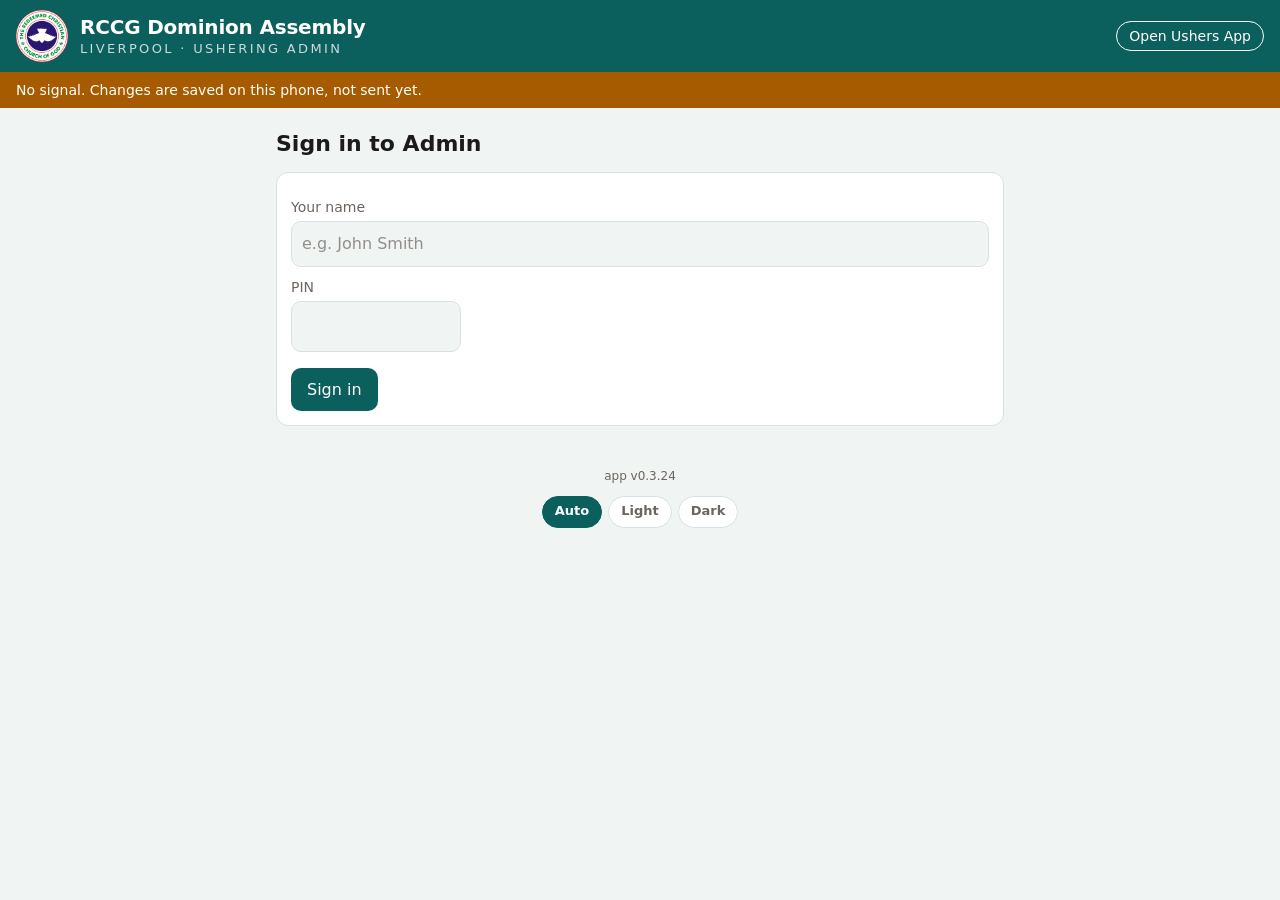
<file: admin/index.html>
<!doctype html>
<html lang="en-GB" class="admin">
<head>
<meta charset="utf-8">
<meta name="viewport" content="width=device-width, initial-scale=1, viewport-fit=cover">
<title>Ushers Admin</title>
<meta name="theme-color" content="#0b5f5c">
<link rel="manifest" href="manifest.webmanifest">
<link rel="apple-touch-icon" sizes="180x180" href="apple-touch-icon.png">
<link rel="icon" type="image/png" sizes="192x192" href="icon-192.png">
<meta name="apple-mobile-web-app-capable" content="yes">
<meta name="mobile-web-app-capable" content="yes">
<meta name="apple-mobile-web-app-title" content="Ushers Admin">
<meta name="apple-mobile-web-app-status-bar-style" content="default">
<script>
/* The theme, set before the first paint (as the Driver App): Light, Dark, or
   Auto to follow the phone. One setting for both apps on this phone. */
(function () {
  var t = "auto";
  try { t = localStorage.getItem("ushers.theme.v1") || "auto"; } catch (e) {}
  var m = window.matchMedia && window.matchMedia("(prefers-color-scheme: dark)");
  document.documentElement.setAttribute("data-theme", t !== "auto" ? t : ((m && m.matches) ? "dark" : "light"));
})();
</script>
<link rel="stylesheet" href="../shared/style.css">
<script src="../config.js"></script>
<script src="../shared/core.js"></script>
<script src="../shared/reports.js"></script>
<script src="testing.js"></script>
</head>
<body>
<!-- Every screen is read from the server as it opens. With no signal the
     page comes from the service worker at the root (../sw.js) and each
     screen from what this device saved, as the Ushers App. -->
<div class="top">
<header class="bar">
  <span class="brand"><img src="../shared/logo.png" alt=""><span><b>RCCG Dominion Assembly</b><small>Liverpool · Ushering Admin</small><em id="title"></em></span></span>
  <a href="../">Open Ushers App</a>
  <button id="signOut" hidden>Sign out</button>
  <button class="bell" id="bell" type="button" hidden aria-label="Notifications" aria-pressed="false"><svg viewBox="0 0 24 24" stroke="currentColor" stroke-width="1.8" stroke-linecap="round" stroke-linejoin="round" aria-hidden="true"><path d="M18 8A6 6 0 0 0 6 8c0 7-3 9-3 9h18s-3-2-3-9"/><path d="M13.7 21a2 2 0 0 1-3.4 0"/></svg><span class="bell-count" id="bellCount" hidden></span></button>
</header>
<nav class="tabs" id="tabs" hidden></nav>
<div class="banner" id="queueBanner" hidden></div>
<div class="banner" id="linkBar" hidden></div>
</div>
<main id="main"></main>
<footer class="foot" id="foot"></footer>
<button class="totop" id="toTop" type="button" aria-label="Back to top">&#8593;</button>
<script>
(function () {
  "use strict";
  var C = window.UshersCore, R = window.UshersReports, h = C.h, main = document.getElementById("main");
  var ME = null, CONF = null, PUSH_KEY = "", timer = null;
  /* Each screen and the permission the server needs for it. The server
     refuses anyway; this only decides what is offered. */
  var SCREENS = [
    ["dashboard", "Dashboard", "dashboard.view"],
    ["notes", "Notifications", "admin.app"],
    ["rota", "Rota", "rota.manage"],
    ["events", "Events", "events.manage"],
    ["reports", "Reports", "reports.view_all"],
    ["approvals", "Approvals", "exceptions.approve"],
    ["ushers", "Ushers", "ushers.view"],
    ["message", "Message", "notifications.send"],
    ["audit", "Audit", "audit.view"],
    ["settings", "Settings", "config.manage"]
  ];
  function can(p) { return ME && ME.permissions.indexOf(p) !== -1; }
  function msg(text, kind) { return h("div", { class: "msg " + (kind || "") }, text); }
  function show() {
    C.clear(main);
    main.appendChild(h.apply(null, ["div", {}, queueCard()].concat(Array.prototype.slice.call(arguments))));
    C.foot(document.getElementById("foot"));
  }
  function loading() { show(h("p", { class: "muted" }, "Loading…")); }
  function failed(e) { show(msg(e && e.network ? "No connection. This screen has not been opened on this phone yet." : String(e && e.message || e), "bad")); }
  function money(p) { return C.money(p); }
  function chip(code, label) { return h("span", { class: "chip status-" + (code || "") }, label || "Not started"); }
  function pinInput(id) { return h("input", { id: id, type: "password", inputmode: "numeric", maxlength: "4", pattern: "[0-9]*", class: "pin" }); }

  C.onSignedOut = function () { C.setToken(""); signIn(); };
  C.onQueueChange = paintQueue;

  /* Changes made with no signal, waiting on this device, as the Ushers
     App's Home: one refused by the server stays, with why, until removed. */
  function paintQueue() {
    var q = C.queue(), b = document.getElementById("queueBanner");
    b.hidden = !q.length;
    b.textContent = q.length ? q.length + " saved on this phone. Not sent yet" +
      (q.some(function (x) { return x.lastError; }) ? ". One was refused: see why at the top of the page." : "") : "";
  }
  function queueCard() {
    var q = C.queue();
    if (!q.length) return null;
    return h("div", { class: "card" }, h("b", {}, "Saved on this phone. Not sent yet."),
      q.map(function (x) {
        return h("div", { class: "row" }, h("span", { class: "grow" }, x.label),
          x.lastError ? h("span", { class: "chip bad" }, x.lastError) : h("span", { class: "chip warn" }, "Waiting"),
          x.lastError ? h("button", { class: "ghost", onclick: function () { C.queueRemove(x.id); paintQueue(); route(); } }, "Remove") : null);
      }), h("button", { class: "ghost", onclick: function () { C.flush().then(function () { paintQueue(); route(); }); } }, "Try again now"));
  }

  /* Sign in here as well as on the Ushers App: the same people, PINs and
     session, so signing in on either app signs you in on both. */
  function signIn() {
    ME = null;
    C.bellStop();
    document.getElementById("tabs").hidden = true;
    document.getElementById("signOut").hidden = true;
    document.getElementById("title").textContent = "";
    var who = h("select", { id: "who" }, h("option", { value: "" }, "Choose your name"));
    var typed = h("input", { id: "whoTyped", placeholder: "e.g. John Smith", autocomplete: "name", hidden: true });
    var find = h("input", { id: "whoFind", placeholder: "e.g. John", hidden: true });
    var notYou = h("button", { class: "ghost", id: "notYou", hidden: true, onclick: function () {
      C.forgetWho(); who.value = ""; notYou.hidden = true; who.focus();
    } }, "Not you?");
    var pin = h("input", { id: "pin", type: "password", inputmode: "numeric", autocomplete: "current-password", maxlength: "4", pattern: "[0-9]*", class: "pin" });
    var out = h("div");
    function submit() {
      out.textContent = "";
      var body = { pin: pin.value };
      if (!typed.hidden) body.name = typed.value; else body.usherId = who.value;
      if ((!body.usherId && !body.name) || !pin.value) { out.appendChild(msg("Choose your name and enter your PIN.", "bad")); return; }
      go.disabled = true;
      C.api("login", body).then(function (j) {
        go.disabled = false;
        if (!j.ok) {
          pin.value = ""; pin.focus();
          out.appendChild(msg(j.message + (j.left !== undefined ? " " + j.left + " tries left." : ""), "bad"));
          return;
        }
        C.setToken(j.token);
        C.rememberPin(j.me.name, pin.value);
        if (body.usherId) C.rememberWho(body.usherId, j.me.name);
        start();
      }, function () { go.disabled = false; out.appendChild(msg("No connection.", "bad")); });
    }
    var go = h("button", { onclick: submit }, "Sign in");
    C.pinBox(pin, submit);
    who.addEventListener("change", function () { if (who.value) pin.focus(); });
    find.addEventListener("input", function () { paintPeople(people, find.value); });
    show(h("h1", {}, "Sign in to Admin"),
      h("div", { class: "card" }, h("label", { for: "who" }, "Your name"), find, who, typed, notYou,
        h("label", { for: "pin" }, "PIN"), pin, h("p"), go, out));

    var people = [];
    function paintPeople(list, filter) {
      people = list || [];
      var want = String(filter || "").trim().toLowerCase();
      var shown = want ? people.filter(function (p) { return p.name.toLowerCase().indexOf(want) !== -1; }) : people;
      var had = who.value;
      C.clear(who);
      who.appendChild(h("option", { value: "" }, "Choose your name"));
      shown.forEach(function (p) { who.appendChild(h("option", { value: p.id }, p.name)); });
      find.hidden = people.length < 15;
      var last = C.lastWho();
      var pick = shown.some(function (p) { return p.id === had; }) ? had
        : (last && shown.some(function (p) { return p.id === last.id; }) ? last.id : "");
      who.value = pick;
      notYou.hidden = !pick;
      if (pick && !pin.value) pin.focus();
    }
    paintPeople(C.peopleCached("admin"));
    C.api("people", { app: "admin" }).then(function (j) {
      if (j.firstSetup) { C.clear(out); out.appendChild(msg("Nobody is set up yet. Open the Ushers App for First-time setup.")); return; }
      if (j.typeName) { who.hidden = true; find.hidden = true; notYou.hidden = true; typed.hidden = false; return; }
      C.peopleCache("admin", j.people || []);
      paintPeople(j.people || []);
    }, function () { if (!people.length) { who.hidden = true; find.hidden = true; notYou.hidden = true; typed.hidden = false; } });
  }

  function start() {
    if (!C.token()) return signIn();
    C.api("me", { installed: C.installed() }).then(function (j) {
      if (!j.ok) return start();
      ME = j.me; CONF = j.config; PUSH_KEY = j.pushKey || "";
      /* Just given the default PIN: the Ushers App asks whether to change it. */
      if (ME.askPinChange) { location.href = "../"; return; }
      document.getElementById("signOut").hidden = false;
      if (!can("admin.app")) return show(h("h1", {}, "Not available"), msg("The Admin App is for the Head Usher and Assistant Head Usher. Everything else, the Treasurer's page included, is in the Ushers App."), h("a", { class: "btn", href: "../" }, "Open Ushers App"));
      document.getElementById("title").textContent = ME.name;
      document.getElementById("signOut").hidden = false;
      var tabs = document.getElementById("tabs");
      C.clear(tabs);
      SCREENS.filter(function (s) { return can(s[2]); }).forEach(function (s) {
        tabs.appendChild(h("a", { href: "#" + s[0], "data-r": s[0] }, s[1], s[0] === "notes" ? h("span", { class: "badge", id: "unread", hidden: true }) : null));
      });
      tabs.hidden = false;
      paintQueue();
      C.flush();
      route();
      /* The bell, as in the Ushers App: alerts on this device, the unread
         count, and anything new shown while the app is open. */
      C.bellStart({ key: PUSH_KEY, notes: "#notes", onNew: function () {
        if ((location.hash || "").slice(1).split("/")[0] === "notes") notes();
      } });
    }, failed);
  }
  document.getElementById("signOut").addEventListener("click", function () {
    C.api("logout").then(function () {}, function () {}).then(function () { C.setToken(""); signIn(); });
  });

  function route() {
    if (!ME) return;
    if (timer) { clearInterval(timer); timer = null; }
    var allowed = SCREENS.filter(function (s) { return can(s[2]); });
    var parts = (location.hash || "").slice(1).split("/");
    var name = parts[0];
    if (!allowed.some(function (s) { return s[0] === name; })) name = allowed.length ? allowed[0][0] : "";
    Array.prototype.forEach.call(document.querySelectorAll("#tabs a"), function (a) { a.className = a.getAttribute("data-r") === name ? "on" : ""; });
    var fn = { dashboard: dashboard, rota: rota, events: events, reports: reports, approvals: approvals, ushers: ushers,
               message: message, audit: audit, settings: settings, notes: notes, report: function () { reportView(parts[1]); } }[parts[0] === "report" ? "report" : name];
    if (fn) fn(parts[1]); else show(msg("Nothing here for your roles."));
  }
  window.addEventListener("hashchange", route);

  /* ---- dashboard -------------------------------------------------------- */

  function attendanceStats(a) {
    return h("div", { class: "grid4" }, [["Male", a.male], ["Female", a.female], ["Children", a.children], ["Total", a.total]]
      .map(function (x) { return h("div", { class: "stat" }, h("b", {}, x[1]), h("span", {}, x[0])); }));
  }
  function offeringTable(by, total) {
    return h("table", {}, CONF.offeringCategories.map(function (c) { return h("tr", {}, h("td", {}, c), h("td", { class: "num" }, money(by[c] || 0))); }),
      h("tr", {}, h("td", {}, h("b", {}, "Total")), h("td", { class: "num total" }, money(total))));
  }
  function rotaCard(s, title) {
    return h("div", { class: "card" }, h("div", { class: "row" }, h("h2", { class: "grow" }, title + ": " + C.dateLabel(s.sunday)),
        s.thanksgiving ? h("span", { class: "chip" }, "Thanksgiving Sunday") : null),
      s.services.map(function (sv) {
        return h("div", {}, h("h3", {}, sv.title), sv.people.length ? h("div", { class: "people" }, sv.people.map(function (p) { return h("div", {}, p.name); }))
          : h("div", { class: "muted" }, sv.type === "SUN_SECOND" ? "Counters not appointed" : "Nobody on the rota yet"));
      }), can("rota.manage") ? h("a", { class: "btn ghost", href: "#rota/" + s.sunday }, "Edit rota") : null);
  }

  function dashboard() {
    function load() {
      unread();
      C.api("dashboard").then(function (d) {
        if (!d.ok) return show(msg(d.message, "bad"));
        var cur = d.current, rep = cur.reporting;
        var parts = [h("h1", {}, d.currentLabel + ": " + C.dateLabel(cur.sunday) + (cur.thanksgiving ? " · Thanksgiving" : ""))];
        parts.push(h("div", { class: "card" }, h("h2", {}, "Needs your attention"), h("div", { class: "grid4" },
          [["Reports received", rep.received], ["Reports outstanding", rep.outstanding], ["Countersignatures pending", rep.pendingCountersignature], ["Approval requests", rep.approvalRequests]]
            .map(function (x) { return h("div", { class: "stat" }, h("b", {}, x[1]), h("span", {}, x[0])); })),
          rep.approvalRequests && can("exceptions.approve") ? h("p", {}, h("a", { class: "btn", href: "#approvals" }, "Review approvals")) : null));
        parts.push(h("div", { class: "card" }, h("h2", {}, "Attendance"), attendanceStats(cur.totals.attendance)));
        parts.push(h("div", { class: "card" }, h("h2", {}, "Offering"), offeringTable(cur.totals.offering, cur.totals.offeringTotal)));
        var mf = (cur.ministrationFields || [])[0];
        parts.push(h("div", { class: "card" }, h("h2", {}, "Services"), cur.services.map(function (s) {
          return h("div", {}, h("div", { class: "row" }, h("span", { class: "grow" }, s.title), chip(s.reportStatus, s.reportStatusLabel),
              s.version > 1 ? h("span", { class: "chip" }, "Amended") : null,
              s.reportId ? h("a", { class: "btn ghost", href: "#report/" + s.reportId }, "View") : null),
            s.ministration && mf && s.ministration[mf.key] ? h("div", { class: "muted" }, mf.label + ": " + s.ministration[mf.key]) : null);
        })));
        parts.push(inChargeCard(d, load));
        parts.push(rotaCard(d.next, "Next Sunday"));
        if (d.olderOutstanding.length) {
          parts.push(h("div", { class: "card" }, h("h2", {}, "Older reports not submitted"), d.olderOutstanding.map(function (e) {
            return h("div", {}, C.dateLabel(e.date) + " · " + e.title);
          })));
        }
        if (d.otherEvents.length) {
          parts.push(h("div", { class: "card" }, h("h2", {}, "Other events coming up"), d.otherEvents.map(function (e) {
            return h("div", {}, C.dateLabel(e.date) + " · " + e.title + " · " + e.people.length + " on duty");
          })));
        }
        parts.push(h("p", { class: "muted" }, d._savedAt ? "Saved on this device " + C.timeLabel(d._savedAt) : "Updated " + new Date().toLocaleTimeString("en-GB", { timeZone: "Europe/London" })));
        show.apply(null, parts);
      }, failed);
    }
    loading(); load();
    timer = setInterval(load, (C.CFG.refreshSeconds || 30) * 1000);
  }

  /* ---- in charge today -------------------------------------------------- */

  /* A contact line, nothing more: whoever is named here gains no
     permission, so the card says so where it is set. */
  function inChargeCard(d, again) {
    var ic = d.inCharge;
    var head = h("div", { class: "row" }, h("h2", { class: "grow" }, "In charge today"),
      ic ? h("span", {}, ic.name) : h("span", { class: "muted" }, "Nobody yet"));
    if (!d.canSetInCharge) return h("div", { class: "card" }, head);
    var out = h("div");
    var who = h("select");
    var open = h("button", { class: "ghost" }, "Change");
    var box = h("div", { hidden: true },
      h("p", { class: "muted" }, ic && ic.byDefault ? "The Head Usher, unless somebody else is named."
        : ic && ic.today ? "Today only." : "Until changed back."),
      who, h("p"),
      h("div", { class: "row" },
        h("button", { onclick: function () { set({ usherId: who.value, todayOnly: true }); } }, "Today only"),
        h("button", { class: "ghost", onclick: function () { set({ usherId: who.value }); } }, "Until changed back"),
        ic && !ic.byDefault ? h("button", { class: "ghost", onclick: function () { set({ clear: true }); } }, "Back to the Head Usher") : null),
      h("p", { class: "muted" }, "A name to go to. It gives no approval or any other permission."),
      out);
    open.onclick = function () {
      box.hidden = !box.hidden;
      if (!who.options.length) activeUshers().then(function (people) {
        people.forEach(function (u) { who.appendChild(h("option", { value: u.usherId, selected: ic && u.usherId === ic.usherId }, u.name)); });
      });
    };
    function set(args) {
      C.clear(out);
      C.api("incharge.set", args).then(function (j) {
        out.appendChild(j.ok ? msg(j.told ? "Saved. " + j.told + " on duty today told." : "Saved.", "ok") : msg(j.message, "bad"));
        if (j.ok) setTimeout(again, 700);
      }, function () { out.appendChild(msg("No connection.", "bad")); });
    }
    head.appendChild(open);
    return h("div", { class: "card" }, head, box);
  }

  /* ---- rota ------------------------------------------------------------- */

  var USHERS = null;
  function activeUshers() {
    if (USHERS) return Promise.resolve(USHERS);
    return C.api("ushers.list").then(function (j) { USHERS = (j.ushers || []).filter(function (u) { return u.active; }); return USHERS; });
  }

  function picker(sv, people, exact) {
    var chosen = {};
    sv.people.forEach(function (p) { chosen[p.usherId] = true; });
    var count = h("span", { class: "chip" });
    function paint() { var n = Object.keys(chosen).filter(function (k) { return chosen[k]; }).length; count.textContent = n + (exact ? " of " + exact : "") + " chosen"; }
    var out = h("div");
    var box = h("div", { class: "card" }, h("div", { class: "row" }, h("h3", { class: "grow" }, sv.title), count),
      exact ? h("div", { class: "muted" }, "Exactly " + exact + " offering counters.") : h("div", { class: "muted" }, "Choose who is on duty."),
      h("div", { class: "people" }, people.map(function (u) {
        return h("label", { class: "check" }, h("input", { type: "checkbox", checked: !!chosen[u.usherId], onchange: function (e) { chosen[u.usherId] = e.target.checked; paint(); } }), u.name);
      })),
      h("p"), h("button", { onclick: function () {
        var ids = Object.keys(chosen).filter(function (k) { return chosen[k]; });
        C.clear(out);
        C.send("rota.set", { eventId: sv.eventId, usherIds: ids }, "Rota for " + sv.title + (sv.date ? " · " + C.dateLabel(sv.date) : "")).then(function (j) {
          out.appendChild(j.queued ? msg(j.message, "ok") : j.ok ? msg("Saved.", "ok") : msg(j.message, "bad"));
        }, function () { out.appendChild(msg("No connection.", "bad")); });
      } }, "Save"), out);
    paint();
    return box;
  }

  function rota(sunday) {
    loading();
    var today = C.londonToday();
    var from = sunday || today;
    Promise.all([C.api("rota", { from: from, weeks: 1 }), activeUshers()]).then(function (r) {
      var j = r[0], people = r[1];
      if (!j.ok) return show(msg(j.message, "bad"));
      var s = j.sundays[0];
      var date = h("input", { type: "date", id: "sun", value: s.sunday });
      var parts = [h("h1", {}, "Rota"),
        h("div", { class: "card row" }, h("label", { for: "sun", class: "grow" }, "Sunday"), date,
          h("button", { class: "ghost", onclick: function () { location.hash = "#rota/" + addDays(s.sunday, -7); } }, "← Week"),
          h("button", { class: "ghost", onclick: function () { location.hash = "#rota/" + addDays(s.sunday, 7); } }, "Week →")),
        s.thanksgiving ? msg("Thanksgiving Sunday (first Sunday of the month).") : null];
      date.addEventListener("change", function () { if (date.value) location.hash = "#rota/" + date.value; });
      s.services.forEach(function (sv) { parts.push(picker(sv, people, sv.type === "SUN_SECOND" ? CONF.secondServiceCounters : 0)); });
      show.apply(null, parts.filter(Boolean));
    }, failed);
  }
  function addDays(key, n) {
    var d = new Date(Date.UTC(+key.slice(0, 4), +key.slice(5, 7) - 1, +key.slice(8, 10) + n));
    return d.toISOString().slice(0, 10);
  }

  /* ---- other events ----------------------------------------------------- */

  function events(eventId) {
    loading();
    Promise.all([C.api("rota", { from: addDays(C.londonToday(), -7), weeks: 12 }), activeUshers()]).then(function (r) {
      var j = r[0], people = r[1];
      var types = Object.keys(CONF.eventTypes).filter(function (k) { return !CONF.eventTypes[k].sunday; });
      var type = h("select", { id: "etype" }, types.map(function (k) { return h("option", { value: k }, CONF.eventTypes[k].label); }));
      var title = h("input", { id: "etitle", placeholder: "e.g. Naming Ceremony for the Okafor family" });
      var date = h("input", { id: "edate", type: "date" });
      var time = h("input", { id: "etime", type: "time" });
      var notes = h("input", { id: "enotes", placeholder: "e.g. Main hall" });
      var out = h("div");
      var parts = [h("h1", {}, "Events"), h("div", { class: "card" }, h("h2", {}, "New event"),
        h("label", { for: "etype" }, "Type"), type, h("label", { for: "etitle" }, "Title"), title,
        h("div", { class: "grid3" }, h("div", {}, h("label", { for: "edate" }, "Date"), date), h("div", {}, h("label", { for: "etime" }, "Start"), time), h("div")),
        h("label", { for: "enotes" }, "Notes"), notes, h("p"),
        h("button", { onclick: function () {
          C.clear(out);
          C.send("event.save", { type: type.value, title: title.value, date: date.value, start: time.value, notes: notes.value }, "New event: " + title.value).then(function (x) {
            if (!x.ok) return out.appendChild(msg(x.message, "bad"));
            if (x.queued) return out.appendChild(msg(x.message + " Choose who is on duty once it is in the list.", "ok"));
            location.hash = "#events/" + x.eventId;
          });
        } }, "Create"), out)];
      parts.push(h("h2", {}, "Coming up"));
      if (!j.events.length) parts.push(h("p", { class: "muted" }, "No other events in the next weeks."));
      j.events.forEach(function (e) {
        var card = h("div", { class: "card" }, h("div", { class: "row" }, h("b", { class: "grow" }, e.title), chip(e.reportStatus, e.reportStatus ? e.reportStatus.replace(/_/g, " ") : "No report")),
          h("div", { class: "muted" }, C.dateLabel(e.date) + (e.start ? " · " + e.start : "") + (e.status === "cancelled" ? " · cancelled" : "")),
          h("div", {}, e.people.map(function (p) { return p.name; }).join(", ") || "Nobody on duty yet"),
          h("div", { class: "row" }, h("a", { class: "btn ghost", href: "#events/" + e.eventId }, "Choose who is on duty"),
            h("button", { class: "ghost", onclick: function () { C.send("event.cancel", { eventId: e.eventId, restore: e.status === "cancelled" }, (e.status === "cancelled" ? "Restore " : "Cancel ") + e.title).then(function () { events(); }); } },
              e.status === "cancelled" ? "Restore" : "Cancel event")));
        parts.push(card);
        if (eventId === e.eventId) parts.push(picker(e, people, 0));
      });
      show.apply(null, parts);
    }, failed);
  }

  /* ---- reports ---------------------------------------------------------- */

  function reports(status) {
    loading();
    C.api("reports.list", { status: status || "" }).then(function (j) {
      var sel = h("select", { onchange: function (e) { location.hash = "#reports/" + e.target.value; } },
        [["", "All"], ["pending_countersignature", "Pending Countersignature"], ["verified", "Verified"], ["draft", "Draft"]].map(function (x) {
          return h("option", { value: x[0], selected: (status || "") === x[0] }, x[1]);
        }));
      show(h("h1", {}, "Reports"), periodCard(), sel, h("div", { class: "card" }, j.reports.length ? h("table", {},
        h("tr", {}, h("th", {}, "Date"), h("th", {}, "Event"), h("th", {}, "Status"), h("th", { class: "num" }, "People"), h("th", { class: "num" }, "Offering")),
        j.reports.map(function (r) {
          return h("tr", {}, h("td", {}, C.dateLabel(r.date)), h("td", {}, r.status === "draft" ? r.title : h("a", { href: "#report/" + r.id }, r.title)),
            h("td", {}, chip(r.status, r.statusLabel)), h("td", { class: "num" }, r.attendanceTotal), h("td", { class: "num" }, money(r.offeringTotal)));
        })) : h("p", { class: "muted" }, "None.")));
    }, failed);
  }

  /* A PDF of every service in a period, from the server's summary. */
  function periodCard() {
    var today = C.londonToday();
    var from = h("input", { id: "pfrom", type: "date", value: today.slice(0, 8) + "01" });
    var to = h("input", { id: "pto", type: "date", value: today });
    var out = h("div");
    var make = R.pdfButton("Make PDF summary", function (pdf, opt, p) { return pdf.period(p, CONF, opt); }, ME.name, function () {
      return C.api("reports.period", { from: from.value, to: to.value }).then(function (p) { if (!p.ok) throw new Error(p.message); return p; });
    });
    return h("div", { class: "card" }, h("h2", {}, "Summary for a period"),
      h("div", { class: "grid3" }, h("div", {}, h("label", { for: "pfrom" }, "From"), from), h("div", {}, h("label", { for: "pto" }, "To"), to)),
      h("p"), make, out);
  }

  function reportView(id) {
    loading();
    C.api("report.open", { reportId: id }).then(function (j) {
      if (!j.ok) return show(msg(j.message, "bad"));
      var r = j.report;
      show(h("h1", {}, j.event.title), h("p", { class: "muted" }, C.dateLabel(j.event.date)),
        h("div", { class: "row" }, chip(r.status, r.statusLabel), r.version > 1 ? h("span", { class: "chip" }, "Amended · version " + r.version) : null,
          R.pdfButton("PDF", function (pdf, opt) { return pdf.service(r, j.event, CONF, opt); }, ME.name)),
        h("div", { class: "card" }, h("div", {}, "Submitted by " + r.submitter + " · " + C.timeLabel(r.submittedAt)),
          r.countersignRequired ? h("div", {}, "Countersigner: " + (r.countersigner || "—") + (r.countersignedAt ? " · " + C.timeLabel(r.countersignedAt) : "")) : null),
        j.event.attendance ? h("div", { class: "card" }, h("h2", {}, "Attendance"), attendanceStats(r.attendance)) : null,
        j.event.ministration ? R.ministrationView(r.ministrationFields, r.ministration) : null,
        j.event.offering ? h("div", { class: "card" }, h("h2", {}, "Offering"),
          h("table", {}, r.entries.map(function (x) { return h("tr", {}, h("td", {}, x.category), h("td", { class: "num" }, C.denomLabel(x.denomination)), h("td", { class: "num" }, "× " + x.quantity), h("td", { class: "num" }, money(x.amount))); })),
          h("h3", {}, "Totals"), offeringTable(r.byCategory, r.offeringTotal)) : null,
        r.notes ? h("div", { class: "card" }, h("b", {}, "Notes"), h("div", {}, r.notes)) : null,
        r.amend && r.amend.possible ? h("div", { class: "card" }, h("h3", {}, "Amend this report"),
          h("p", { class: "muted" }, "Amending makes a new version and keeps this one." + (r.parts && r.parts.countersign ? " The amended report is countersigned again." : "")),
          h("a", { class: "btn ghost", href: "../#rep/" + r.id }, "Amend in the Ushers App")) : null,
        h("div", { class: "card" }, h("h3", {}, "History"), r.history.map(function (x) {
          return h("div", { class: "muted" }, C.timeLabel(x.at) + " · " + (x.from ? x.from + " → " : "") + x.to + (x.who ? " · " + x.who : "") + (x.note ? " · " + x.note : ""));
        })),
        R.versionsView(r.versions));
    }, failed);
  }

  /* ---- approvals -------------------------------------------------------- */

  /* The cover drop-down: active people, each marked if they are already on
     something that day and with when they last served. */
  function coverPicker(a) {
    var sel = h("select", {}, h("option", { value: "" }, "Nobody yet — arrange it later"));
    (a.cover || []).forEach(function (u) {
      sel.appendChild(h("option", { value: u.usherId }, u.name +
        (u.onDutyThatDay ? " · already on that day" : "") +
        (u.lastServed ? " · last served " + C.dateLabel(u.lastServed) : " · has not served yet")));
    });
    return { box: h("div", {}, h("label", {}, "Who covers it"), sel), value: function () { return sel.value; } };
  }


  function approvals() {
    loading();
    Promise.all([C.api("authorisations.list", { status: "pending" }), C.api("authorisations.list", {})]).then(function (r) {
      var pending = r[0].authorisations, all = r[1].authorisations.filter(function (a) { return a.status !== "pending"; }).slice(0, 30);
      var parts = [h("h1", {}, "Approvals")];
      if (!pending.length) parts.push(h("p", { class: "muted" }, "Nothing waiting."));
      pending.forEach(function (a) {
        var note = h("input", { placeholder: "e.g. Confirmed with the Head Usher" });
        var pin = pinInput("p-" + a.id), out = h("div");
        /* Digits only; Approve and Reject stay their own tap, because the
           PIN alone cannot say which one was meant. */
        C.pinBox(pin, null);
        /* A "can't make it" is decided and covered in one go where the
           cover is known: the picker says who is already on something that
           day and when each person last served, so a name is not chosen
           blind. Approving without naming one leaves the duty open and the
           request waiting for cover. */
        var cover = a.cover ? coverPicker(a) : null;
        function decide(decision) {
          C.clear(out);
          C.api("authorisation.decide", { id: a.id, decision: decision, note: note.value, pin: pin.value,
                                          coverId: cover ? cover.value() : "" }).then(function (x) {
            if (!x.ok) return out.appendChild(msg(x.message + (x.left !== undefined ? " " + x.left + " tries left." : ""), "bad"));
            approvals();
          }, function () { out.appendChild(msg("No connection. Deciding needs a signal, so your PIN can be checked.", "bad")); });
        }
        parts.push(h("div", { class: "card" }, h("b", {}, a.kindLabel), h("div", {}, a.about.title ? a.about.title + " · " + C.dateLabel(a.about.date) : ""),
          h("div", {}, "For: " + a.subject + (a.requestedBy && a.requestedBy !== a.subject ? " · asked by " + a.requestedBy : "")),
          a.about.rostered ? h("div", {}, "Rostered: " + a.about.rostered) : null,
          a.reason ? h("div", { class: "muted" }, a.reason) : null,
          a.about.reportId ? h("a", { href: "#report/" + a.about.reportId }, "See the report") : null,
          cover ? cover.box : null,
          a.canDecide ? [h("label", {}, "Note"), note, h("label", { for: "p-" + a.id }, "Your PIN"), pin, h("p"),
            h("div", { class: "row" }, h("button", { onclick: function () { decide("approve"); } }, "Approve"),
              h("button", { class: "danger", onclick: function () { decide("reject"); } }, "Reject"))]
            : h("div", { class: "muted" }, "Somebody else must decide this one."), out));
      });
      /* Approved, nobody covering it yet: the duty is a gap until somebody
         is named, so it is asked for here rather than left to be noticed. */
      var waiting = r[1].authorisations.filter(function (a) { return a.needsCover; });
      if (waiting.length) {
        parts.push(h("h2", {}, "Cover still to arrange"));
        waiting.forEach(function (a) {
          var pin = pinInput("c-" + a.id), out = h("div"), pick = coverPicker(a);
          C.pinBox(pin, null);
          parts.push(h("div", { class: "card" }, h("b", {}, a.about.title ? a.about.title + " · " + C.dateLabel(a.about.date) : "A duty"),
            h("div", {}, a.subject + " is off this duty."), pick.box,
            h("label", { for: "c-" + a.id }, "Your PIN"), pin, h("p"),
            h("button", { onclick: function () {
              C.clear(out);
              if (!pick.value()) return out.appendChild(msg("Choose who is covering it.", "bad"));
              C.api("duty.cover", { id: a.id, coverId: pick.value(), pin: pin.value }).then(function (x) {
                if (!x.ok) return out.appendChild(msg(x.message + (x.left !== undefined ? " " + x.left + " tries left." : ""), "bad"));
                approvals();
              }, function () { out.appendChild(msg("No connection. Naming the cover needs a signal, so your PIN can be checked.", "bad")); });
            } }, "Save the cover"), out));
        });
      }
      if (all.length) {
        parts.push(h("h2", {}, "Decided"));
        parts.push(h("div", { class: "card" }, h("table", {}, all.map(function (a) {
          return h("tr", {}, h("td", {}, a.kindLabel), h("td", {}, a.subject), h("td", {}, a.status), h("td", {}, a.decidedBy || ""));
        }))));
      }
      show.apply(null, parts);
    }, failed);
  }

  /* ---- ushers and roles ------------------------------------------------- */

  function ushers(editing) {
    loading();
    USHERS = null;
    C.api("ushers.list").then(function (j) {
      /* Editing someone (their details and roles) is a screen of its own,
         opened at the top, so the form is never hidden down the list. */
      var one = editing ? j.ushers.filter(function (u) { return u.usherId === editing && canEdit(u, j); })[0] : null;
      if (one) {
        show(h("a", { class: "btn ghost", href: "#ushers" }, "← All ushers"), usherForm(one, j));
        window.scrollTo(0, 0);
        return;
      }
      var parts = [h("h1", {}, "Ushers")];
      /* Who has the app on a phone at all. On iPhone no alert reaches a
         phone until they do, so the count is worth a line of its own. */
      var notOn = j.ushers.filter(function (u) { return u.active && !u.installed; });
      var onCount = j.ushers.filter(function (u) { return u.active; }).length - notOn.length;
      var steps = h("div");
      parts.push(h("div", { class: "card" }, h("div", { class: "row" },
          h("b", { class: "grow" }, "Installed: " + onCount + " of " + (onCount + notOn.length)),
          notOn.length && j.canSend ? h("button", { class: "ghost", onclick: function () { sendSteps(null, steps); } },
            "Send install steps to all " + notOn.length) : null),
        notOn.length ? h("div", { class: "muted" }, notOn.map(function (u) { return u.name; }).join(", ") + " have not added it to a phone yet.")
          : h("div", { class: "muted" }, "Everybody has it on a phone."),
        steps));
      if (j.canManage) parts.push(h("p", { class: "muted" }, "To make someone Head Usher, Assistant Head Usher" +
        (j.canGrantAny ? ", Treasurer or System Administrator" : "") + ", or to remove someone, tap Edit details and roles under their name."));
      if (j.canManage) parts.push(usherForm(null, j));
      /* Removed people go last, under their own heading. */
      var on = j.ushers.filter(function (u) { return u.active; }), off = j.ushers.filter(function (u) { return !u.active; });
      on.concat(off).forEach(function (u, i) {
        if (i === on.length) parts.push(h("h2", {}, "Removed"), h("p", { class: "muted" }, "They cannot sign in. To bring someone back, tap Edit details and roles and tick Active."));
        parts.push(h("div", { class: "card" }, h("div", { class: "row" }, h("b", { class: "grow" }, u.name), u.active ? null : h("span", { class: "chip bad" }, "Removed"),
            u.hasPin ? null : h("span", { class: "chip warn" }, "No PIN"),
            u.active && !u.alerts ? h("span", { class: "chip warn", title: "No phone has alerts on: they are emailed instead" }, "Alerts off") : null,
            u.active && !u.installed ? h("span", { class: "chip warn", title: "Ushers is not on a Home Screen for them, so alerts cannot reach their phone" }, "Not installed") : null),
          h("div", {}, u.roles.map(function (r) { return h("span", { class: "chip" }, labelOf(r)); })),
          h("div", { class: "muted" }, u.email || null, u.email && u.phone ? " · " : null,
            u.phone ? h("a", { href: "tel:" + u.phone }, u.phone) : null),
          u.active && !u.installed && j.canSend ? (function () { var o = h("div");
            return h("div", {}, h("button", { class: "ghost", onclick: function () { sendSteps(u.usherId, o); } }, "Send install steps"), o); })() : null,
          canEdit(u, j) ? h("a", { class: "btn ghost", href: "#ushers/" + encodeURIComponent(u.usherId) }, "Edit details and roles")
            : j.canManage ? h("p", { class: "muted" }, "Only a System Administrator can change or remove a Treasurer or System Administrator.") : null));
      });
      show.apply(null, parts);
    }, failed);
  }
  /* The steps go to one person, or to everybody who has not installed it. */
  function sendSteps(usherId, out) {
    C.clear(out);
    C.api("install.steps", usherId ? { usherIds: [usherId] } : {}).then(function (j) {
      out.appendChild(j.ok ? msg("Sent to " + j.sent + ": " + j.names.join(", "), "ok") : msg(j.message, "bad"));
    }, function () { out.appendChild(msg("No connection.", "bad")); });
  }

  /* Mirrors the server: without roles.grant_any, nobody who is Treasurer or
     System Administrator can be edited, have their PIN reset or be removed. */
  function canEdit(u, j) {
    return j.canManage && (j.canGrantAny || u.roles.every(function (r) { return ["usher", "head_usher", "assistant_head_usher"].indexOf(r) !== -1; }));
  }
  function labelOf(r) { var x = CONF.roles.filter(function (y) { return y.key === r; })[0]; return x ? x.label : r; }

  function usherForm(u, j) {
    var name = h("input", { value: u ? u.name : "", placeholder: "e.g. John Smith" });
    var email = h("input", { type: "email", value: u ? u.email : "", placeholder: "e.g. john@example.org" });
    var phone = h("input", { type: "tel", value: u ? u.phone : "", placeholder: "e.g. 07700 900123" });
    var active = h("input", { type: "checkbox", checked: u ? u.active : true });
    var pin = pinInput(u ? "rp" : "np");
    var out = h("div");
    var roles = {};
    (u ? u.roles : ["usher"]).forEach(function (r) { roles[r] = true; });
    /* Roles can be given when someone is added, and changed later. Without
       roles.grant_any (the Head Usher and Assistant Head Usher) only Usher,
       Head Usher and Assistant Head Usher can be ticked; the server checks
       the same. */
    var roleBoxes = h("div", {}, h("label", {}, "Roles"), CONF.roles.map(function (r) {
      var allowed = j.canGrantAny || ["usher", "head_usher", "assistant_head_usher"].indexOf(r.key) !== -1;
      return h("label", { class: "check" }, h("input", { type: "checkbox", checked: !!roles[r.key], disabled: !allowed,
        onchange: function (e) { roles[r.key] = e.target.checked; } }), r.label);
    }), h("p", { class: "muted" }, "Head Usher and Assistant Head Usher open the Admin App and approve. " +
      (j.canGrantAny ? "" : "Only a System Administrator can give or take away Treasurer and System Administrator.")));
    return h("div", { class: "card" }, h("h2", {}, u ? "Edit " + u.name : "Add an usher"),
      h("label", {}, "Full name"), name, h("label", {}, "Email"), email, h("label", {}, "Phone"), phone,
      u ? h("label", { class: "check" }, active, "Active") : null, roleBoxes,
      h("p", { class: "muted" }, u
        ? "Reset PIN sets it back to their default PIN; at their next sign-in they are asked whether to keep it."
        : "They start on their default PIN; at their first sign-in they are asked whether to keep it."),
      h("label", {}, "Starting PIN (" + CONF.pinMax + " digits), only if they have no default PIN"), pin, h("p"),
      h("button", { onclick: function () {
        C.clear(out);
        var body = { usherId: u ? u.usherId : undefined, name: name.value, email: email.value, phone: phone.value, active: active.checked };
        if (!u && pin.value) body.pin = pin.value;
        var queued = false, rolesLater = false;
        C.send("usher.save", body, (u ? "Changes to " : "Add ") + (name.value || "an usher")).then(function (x) {
          if (!x.ok) throw new Error(x.message);
          queued = !!x.queued;
          var want = Object.keys(roles).filter(function (k) { return roles[k]; });
          /* Someone new starts as Usher; any other role ticked is given now.
             Added with no signal, they have no id yet, so the rest waits. */
          if (!u && !want.some(function (k) { return k !== "usher"; })) return [];
          if (!u && queued) { rolesLater = true; return []; }
          return Promise.all([C.send("usher.roles", { usherId: u ? u.usherId : x.usherId, roles: want }, "Roles for " + name.value)]);
        }).then(function (rs) {
          var bad = (rs || []).filter(function (x) { return !x.ok; })[0];
          if (bad) throw new Error(bad.message);
          if (queued || (rs || []).some(function (x) { return x.queued; })) {
            return out.appendChild(msg("Saved on this phone. Not sent yet." +
              (rolesLater ? " Added as an Usher: give the other roles once they appear in the list." : ""), "ok"));
          }
          location.hash = "#ushers"; ushers();
        }).catch(function (e) { out.appendChild(msg(e.network ? "No connection." : e.message, "bad")); });
      } }, u ? "Save" : "Add"), " ",
      u ? h("button", { class: "ghost", onclick: function () {
        C.clear(out);
        if (!confirm("Reset " + u.name + "'s PIN to their default PIN?")) return;
        var body = { usherId: u.usherId };
        if (pin.value) body.pin = pin.value;
        C.api("usher.resetPin", body).then(function (x) {
          if (!x.ok) throw new Error(x.message);
          pin.value = "";
          out.appendChild(msg(x.pinFrom === "default"
            ? "PIN reset to their default PIN. They are asked whether to keep it when they next sign in."
            : "PIN reset to the one you typed. They are asked whether to keep it when they next sign in.", "ok"));
        }).catch(function (e) { out.appendChild(msg(e.network ? "No connection. Resetting a PIN needs a signal." : e.message, "bad")); });
      } }, "Reset PIN") : null, " ",
      u && u.active ? h("button", { class: "danger", onclick: function () {
        C.clear(out);
        if (!confirm("Remove " + u.name + "?\n\nThey will no longer be able to sign in, every role but Usher is taken away and they come off every duty from today. " +
          "Reports and dues kept.")) return;
        C.send("usher.remove", { usherId: u.usherId }, "Remove " + u.name).then(function (x) {
          if (!x.ok) throw new Error(x.message);
          if (x.queued) return out.appendChild(msg(x.message, "ok"));
          location.hash = "#ushers";
        }).catch(function (e) { out.appendChild(msg(e.network ? "No connection." : e.message, "bad")); });
      } }, "Remove " + u.name) : null, out);
  }

  /* ---- notifications ---------------------------------------------------- */

  /* The same notifications as the Ushers App's tab: filed reports, approval
     requests and the rest, kept until read. */
  function paintUnread(list) {
    C.bellSet(list.filter(function (x) { return !x.read; }).length);
  }
  function unread() { C.bellCheck(); }

  function notes() {
    loading();
    C.api("notifications.list").then(function (j) {
      if (!j.ok) return show(msg(j.message, "bad"));
      paintUnread(j.notifications);
      var parts = [h("div", { class: "row" }, h("h1", { class: "grow" }, "Notifications"),
        h("button", { class: "ghost", onclick: function () { C.send("notifications.read", { all: true }, "Mark notifications read").then(notes, failed); } }, "Mark all read"))];
      parts.push(alertsCard());
      parts.push(sentCard());
      if (!j.notifications.length) parts.push(h("p", { class: "muted" }, "Nothing yet."));
      j.notifications.forEach(function (n) {
        var link = n.refType === "report" ? "#report/" + n.refId : n.refType === "authorisation" ? "#approvals" :
                   n.refType === "event" ? "../#report/" + n.refId : "";
        parts.push(h("div", { class: "card", style: n.read ? "opacity:.7" : "" },
          h("div", { class: "row" }, h("b", { class: "grow" }, n.title), n.read ? null : h("span", { class: "chip warn" }, "New")),
          n.body ? h("div", {}, n.body) : null, h("div", { class: "muted" }, C.timeLabel(n.at)),
          h("div", { class: "row" }, link ? h("a", { class: "btn ghost", href: link, onclick: function () { C.send("notifications.read", { ids: [n.id] }, "Mark a notification read").then(unread, function () {}); } }, "Open") : null,
            n.read ? null : h("button", { class: "ghost", onclick: function () { C.send("notifications.read", { ids: [n.id] }, "Mark a notification read").then(notes, failed); } }, "Mark read"))));
      });
      show.apply(null, parts);
    }, failed);
  }

  /* What went out: one line per batch of phone alerts or emails, so a
     message that reached nobody is as plain as one that reached everybody.
     Read only, and never a money figure. */
  function sentCard() {
    var box = h("div", { class: "card" }, h("h3", {}, "What went out"), h("p", { class: "muted" }, "Loading…"));
    C.api("sent.list", { days: 14 }).then(function (j) {
      C.clear(box);
      box.appendChild(h("h3", {}, "What went out"));
      if (!j.ok) { box.appendChild(h("p", { class: "muted" }, j.message)); return; }
      if (!j.sent.length) { box.appendChild(h("p", { class: "muted" }, "Nothing in the last " + j.days + " days.")); return; }
      box.appendChild(h("table", {}, j.sent.map(function (x) {
        return h("tr", {}, h("td", {}, C.timeLabel(x.at)),
          h("td", {}, x.title + (x.by ? " · " + x.by : "")),
          h("td", { class: "num" }, x.reached + " of " + x.toCount + " " + (x.kind === "email" ? "emailed" : "phones")));
      })));
    }, function () {
      C.clear(box);
      box.appendChild(h("h3", {}, "What went out"), h("p", { class: "muted" }, "No connection."));
    });
    return box;
  }

  /* Alerts on this phone or computer: the same notifications, as an alert. */
  function alertsCard() {
    var box = h("div", { class: "card" }, h("p", { class: "muted" }, "Checking alerts on this device…"));
    function paint(state, note) {
      C.clear(box);
      box.appendChild(h("h3", {}, "Alerts on this device"));
      if (state === "unsupported" || !PUSH_KEY) {
        box.appendChild(h("p", { class: "muted" }, C.iPhoneNotInstalled()
          ? "On iPhone: tap Share, then Add to Home Screen, and open Ushers from the Home Screen. Then turn alerts on here or in the Ushers App."
          : "This browser cannot show alerts. Notifications still appear here."));
      } else if (state === "blocked") {
        box.appendChild(h("p", { class: "muted" }, "Alerts are blocked for this app in the device's settings. Allow notifications for it there, then come back."));
      } else if (state === "on") {
        box.appendChild(h("div", { class: "row" }, h("span", { class: "grow" }, "On. New notifications also arrive as alerts."),
          h("button", { class: "ghost", onclick: function (e) {
            var b = e.target; b.disabled = true;
            C.alertsTest().then(function () { b.disabled = false; C.toast("A test alert is on its way to this device."); },
              function (x) { b.disabled = false; paint("on", x.network ? "No connection." : x.message); });
          } }, "Send a test alert"),
          h("button", { class: "ghost", onclick: function () { C.alertsOff().then(function () { paint("off"); }, function (e) { paint("on", e.message); }); } }, "Turn off")));
      } else {
        box.appendChild(h("div", { class: "row" }, h("span", { class: "grow" }, "Get an alert the moment a report is filed or an approval is needed."),
          h("button", { onclick: function () {
            C.alertsOn(PUSH_KEY).then(function () { paint("on"); }, function (e) { paint("off", e && e.message || "Could not turn alerts on."); });
          } }, "Turn on alerts")));
      }
      if (note) box.appendChild(msg(note, "bad"));
      C.bellState();
    }
    C.alertsState().then(function (s) { paint(s); }, function () { paint("unsupported"); });
    return box;
  }

  /* ---- message ---------------------------------------------------------- */

  function message() {
    loading();
    Promise.all([C.api("messages.list"), activeUshers()]).then(function (r) {
      var j = r[0], people = r[1];
      var title = h("input", { placeholder: "e.g. Ushers meeting after service" });
      var body = h("textarea", { rows: "4", placeholder: "e.g. Please stay for ten minutes after the Second Service." });
      var out = h("div");
      /* Who it is for is read when it goes, not when it is written, so a
         message set for Sunday morning reaches whoever is on duty then. */
      var who = h("select", {}, (j.audiences || []).map(function (x) { return h("option", { value: x.key }, x.label); }));
      var chosen = {};
      var picked = h("div", { class: "people", hidden: true }, people.map(function (u) {
        return h("label", { class: "check" }, h("input", { type: "checkbox",
          onchange: function (e) { chosen[u.usherId] = e.target.checked; } }), u.name);
      }));
      who.onchange = function () { picked.hidden = who.value !== "chosen"; };
      var when = h("select", {}, h("option", { value: "" }, "Now"), h("option", { value: "later" }, "At a time I choose"));
      var at = h("input", { type: "datetime-local" });
      var atRow = h("div", { hidden: true }, h("label", {}, "When it goes"), at);
      when.onchange = function () { atRow.hidden = when.value !== "later"; };
      var pin = h("input", { type: "date" });
      show(h("h1", {}, "Message the ushers"),
        h("div", { class: "card" },
          h("label", {}, "Title"), title, h("label", {}, "Message"), body,
          h("label", {}, "Who it goes to"), who, picked,
          h("label", {}, "When"), when, atRow,
          h("label", {}, "Keep it on Home until (optional)"), pin, h("p"),
          h("button", { onclick: function () {
            C.clear(out);
            var args = { title: title.value, body: body.value, audience: who.value, pinnedUntil: pin.value || "" };
            if (who.value === "chosen") args.usherIds = Object.keys(chosen).filter(function (k) { return chosen[k]; });
            if (when.value === "later") {
              if (!at.value) return out.appendChild(msg("Choose when it goes.", "bad"));
              args.sendAt = new Date(at.value).getTime();
            }
            C.send("notify.send", args, "Message: " + (title.value || "to the ushers")).then(function (x) {
              out.appendChild(x.queued ? msg(x.message, "ok") : !x.ok ? msg(x.message, "bad")
                : x.scheduled ? msg("Set for " + C.timeLabel(x.sendAt) + ", to " + x.audienceLabel + ".", "ok")
                : msg("Sent to " + x.sent + " (" + x.audienceLabel + "): " + x.phones + " phones, " +
                      x.emails + " emails, " + x.unreachable + " unreachable.", "ok"));
              if (x.ok && !x.queued) setTimeout(message, 1200);
            });
          } }, "Send"), out),
        messagesSoFar(j));
    }, failed);
  }

  /* What has been sent, how many have read it, and the ones still waiting
     to go. "Seen by" counts the people who opened it, not the phones it
     reached. */
  function messagesSoFar(j) {
    if (!j.messages || !j.messages.length) return h("p", { class: "muted" }, "Nothing sent yet.");
    return h("div", {}, h("h2", {}, "Sent and waiting"), j.messages.map(function (m) {
      var out = h("div");
      return h("div", { class: "card" },
        h("div", { class: "row" }, h("b", { class: "grow" }, m.title),
          m.sentAt ? h("span", { class: "chip" }, "Seen by " + m.seen + " of " + m.to)
            : h("span", { class: "chip warn" }, "Goes " + C.timeLabel(m.sendAt))),
        h("div", { class: "muted" }, "To " + m.audienceLabel + (m.by ? " · " + m.by : "") +
          (m.pinnedUntil ? " · on Home until " + C.dateLabel(m.pinnedUntil) : "")),
        m.body ? h("div", { class: "muted" }, m.body) : null,
        m.sentAt && m.unseen ? h("button", { class: "ghost", onclick: function () {
          C.clear(out);
          C.api("message.remind", { id: m.id }).then(function (x) {
            out.appendChild(x.ok ? msg("Reminded " + x.sent + ".", "ok") : msg(x.message, "bad"));
          }, function () { out.appendChild(msg("No connection.", "bad")); });
        } }, "Remind the " + m.unseen + " who have not read it") : null, out);
    }));
  }

  /* ---- audit and settings ---------------------------------------------- */

  function audit() {
    loading();
    C.api("audit.list").then(function (j) {
      show(h("h1", {}, "Audit (latest 200)"), h("div", { class: "card" }, h("table", {}, j.audit.map(function (a) {
        return h("tr", {}, h("td", {}, C.timeLabel(a.at)), h("td", {}, a.who), h("td", {}, a.action), h("td", { class: "muted" }, a.reason || ""));
      }))));
    }, failed);
  }

  /* Repeating events, as patterns rather than dates typed one at a time:
     the prayer meeting on the first Saturday, the retreat in September.
     Pausing one stops the events still to come without losing the pattern. */
  function repeatingCard(config, again) {
    var rules = (config.event_rules || []).slice();
    var out = h("div");
    function save(next, what) {
      C.clear(out);
      C.api("config.set", { key: "event_rules", value: next, reason: what }).then(function (x) {
        if (!x.ok) return out.appendChild(msg(x.message, "bad"));
        out.appendChild(msg("Saved.", "ok"));
        setTimeout(again, 700);
      }, function () { out.appendChild(msg("No connection.", "bad")); });
    }
    var kinds = Object.keys(CONF.eventTypes).filter(function (k) { return !CONF.eventTypes[k].sunday; });
    var id = h("input", { placeholder: "e.g. prayer" }), title = h("input", { placeholder: "e.g. Prayer Meeting" });
    var kind = h("select", {}, kinds.map(function (k) { return h("option", { value: k }, CONF.eventTypes[k].label); }));
    var pattern = h("select", {},
      [["first-saturday", "the first Saturday of each month"], ["last-friday", "the last Friday of each month"],
       ["nth-weekday:2:sun", "the second Sunday of each month"], ["weekly:wed", "every Wednesday"],
       ["yearly:09:first-saturday", "the first Saturday of September, each year"]]
        .map(function (x) { return h("option", { value: x[0] }, x[1]); }));
    var time = h("input", { placeholder: "e.g. 17:00" });
    return h("div", { class: "card" }, h("h2", {}, "Repeating events"),
      rules.length ? rules.map(function (r, i) {
        return h("div", { class: "row" },
          h("span", { class: "grow" }, (r.title || r.type) + " · " + (r.time || "no time") + " · " + (r.rule || "")),
          r.paused ? h("span", { class: "chip warn" }, "Paused") : null,
          h("button", { class: "ghost", onclick: function () {
            var next = rules.slice();
            next[i] = Object.assign({}, r, { paused: !r.paused });
            save(next, (r.paused ? "Started again: " : "Paused: ") + r.id);
          } }, r.paused ? "Start again" : "Pause"),
          h("button", { class: "ghost", onclick: function () {
            save(rules.filter(function (x, n) { return n !== i; }), "Deleted: " + r.id);
          } }, "Delete"));
      }) : h("p", { class: "muted" }, "None yet. The Sunday services come from the rota, not from here."),
      h("h3", {}, "Add one"),
      h("label", {}, "Short id"), id, h("label", {}, "Name"), title,
      h("label", {}, "Kind of event"), kind, h("label", {}, "Pattern"), pattern,
      h("label", {}, "Time"), time, h("p"),
      h("button", { onclick: function () {
        C.clear(out);
        if (!id.value) return out.appendChild(msg("Give it a short id.", "bad"));
        save(rules.concat([{ id: id.value, title: title.value, type: kind.value, rule: pattern.value, time: time.value, paused: false }]),
             "Added: " + id.value);
      } }, "Add"),
      h("p", { class: "muted" }, "Events already past are never changed. Pausing or deleting one stops the ones still to come."),
      out);
  }

  /* ---- the Rules, as choices rather than code ---------------------------

     Asim, 16 Nov 2026: the settings read like code (JSON in boxes). Now
     each one is the control that fits it, as in the Driver App's
     coordinator screens: switches for yes or no, a pick list for an hour or
     a day, tap-to-pick buttons for roles and kinds of alert, and small
     editors for the lists. A switch, a pick list or a tap saves at once; a
     typed value or a list saves with its own Save button. Only what has no
     plain control yet (currencies, the permission table, PIN lengths)
     stays as code, folded away under Advanced. */

  var NOTE_TYPES = [
    ["duty", "Put on or taken off a duty"], ["duty_reminder", "Duty reminder"], ["in_charge", "Put in charge of a service"],
    ["countersign_request", "Asked to countersign a report"], ["report_status", "A report they are part of changed"],
    ["report_filed", "A report was filed"], ["sent_report", "A copy of a report they sent"],
    ["approval_request", "Asked to approve a request"], ["approval_decision", "Their request was decided"],
    ["admin_message", "A message from the department"], ["dues_reminder", "Dues reminder"],
    ["account_change", "A change to their own account"], ["install", "Weekly nudge to install the app"],
    ["summary", "Monthly summary"]
  ];
  var DAYS_OF_WEEK = ["Sunday", "Monday", "Tuesday", "Wednesday", "Thursday", "Friday", "Saturday"];
  function hourWords(n) {
    n = Number(n);
    if (n === 0) return "Midnight";
    if (n === 12) return "Midday";
    return (n % 12) + (n < 12 ? " am" : " pm");
  }
  function hourOptions() { var o = []; for (var i = 0; i < 24; i++) o.push([i, hourWords(i)]); return o; }
  function daysWords(d) { d = Number(d); return d === 0 ? "On the day" : d === 1 ? "1 day before" : d + " days before"; }
  function roleWords(r) {
    var x = (CONF.roles || []).filter(function (y) { return y.key === r; })[0];
    return x ? x.label : r;
  }

  var SETTING_GROUPS = [
    ["Church", "The names on reports, emails and the sign-in screen.", [
      { k: "church_name", label: "Church name", kind: "text", eg: "RCCG Dominion Assembly" },
      { k: "church_place", label: "Department and place", kind: "text", eg: "Liverpool - Ushering Department" },
      { k: "app_url", label: "Where the apps are (a link in every email)", kind: "text", eg: "https://drolnstone.github.io/ushers/" }
    ]],
    ["Kinds of event", "What each kind of event's report asks for.", [
      { k: "event_types", kind: "eventTypes" }
    ]],
    ["Reports", "", [
      { k: "ministration_fields", label: "Ministration lines on every report", kind: "ministration" },
      { k: "offering_categories", label: "Offering categories", kind: "list", eg: "Building Fund" },
      { k: "default_currency", label: "Currency", kind: "select", options: function (c) { return Object.keys(c.currencies || {}).map(function (x) { return [x, x + " (" + ((c.currencies[x] || {}).symbol || x) + ")"]; }); } },
      { k: "second_service_counters", label: "Counters at Second Service", kind: "number", min: 1, max: 6, eg: "2", unit: "people" },
      { k: "countersign_roles", label: "Who may countersign a report", kind: "roles" },
      { k: "countersign_rostered", label: "Anyone on duty at that service may countersign too", kind: "toggle" },
      { k: "report_notify_roles", label: "Told when a report is filed", kind: "roles" },
      { k: "report_reminder_hour", label: "Reminder to file the report goes on the day at", kind: "hour" },
      { k: "offline_signing", label: "A report signed with no signal is kept and sent later", kind: "toggle" },
      { k: "offline_max_hours", label: "A report signed with no signal must be sent within", kind: "number", min: 1, max: 336, eg: "72", unit: "hours" }
    ]],
    ["Rota and duties", "", [
      { k: "rota_weeks_ahead", label: "The rota is made this far ahead", kind: "number", min: 1, max: 26, eg: "8", unit: "weeks" },
      { k: "thanksgiving_rule", label: "Thanksgiving Sunday", kind: "select", options: [["first_sunday", "The first Sunday of each month"], ["none", "None"]] },
      { k: "rules_months_ahead", label: "Repeating events are made this far ahead", kind: "number", min: 1, max: 24, eg: "12", unit: "months" },
      { k: "release_late_days", label: "A \"can't make it\" is marked late if it comes within", kind: "number", min: 0, max: 14, eg: "1", unit: "days of the event" },
      { k: "duty_reminder_days", label: "The duty reminder goes", kind: "dayChips" },
      { k: "reminder_hour", label: "Duty reminders go at", kind: "hour" },
      { k: "reminder_patterns", label: "Extra reminders for a kind of event", kind: "patterns" }
    ]],
    ["Approvals", "", [
      { k: "self_approval", label: "An approver may decide a request they are part of", kind: "toggle" }
    ]],
    ["Alerts and emails", "", [
      { k: "quiet_from", label: "Phones go quiet from", kind: "hour" },
      { k: "quiet_to", label: "Phones wake again at", kind: "hour", note: "The same hour for both means never quiet." },
      { k: "urgent_types", label: "Still wake phones in quiet hours", kind: "types" },
      { k: "push_types", label: "Sent to phones as alerts", kind: "types", allowAll: true },
      { k: "email_types", label: "Also sent by email", kind: "types" },
      { k: "unalerted_email_minutes", label: "Someone with alerts on no phone is emailed what is unread after", kind: "select",
        options: [[0, "Never"], [15, "15 minutes"], [30, "30 minutes"], [60, "1 hour"], [120, "2 hours"], [240, "4 hours"], [720, "12 hours"], [1440, "1 day"]] },
      { k: "summary_roles", label: "The monthly summary goes to", kind: "roles" },
      { k: "summary_hour", label: "The monthly summary goes on the last Sunday of the month at", kind: "hour" },
      { k: "install_reminder_dow", label: "The weekly nudge to install the app goes on", kind: "select",
        options: DAYS_OF_WEEK.map(function (d, i) { return [i, d]; }) }
    ]],
    ["Sign-in", "", [
      { k: "public_name_list", label: "The sign-in screen lists names to pick from", kind: "toggle" },
      { k: "pin_max_tries", label: "Wrong PINs allowed before a pause", kind: "number", min: 1, max: 10, eg: "3", unit: "tries" },
      { k: "pin_lock_minutes", label: "The pause after too many wrong PINs", kind: "number", min: 1, max: 1440, eg: "5", unit: "minutes" },
      { k: "session_idle_hours", label: "Signed out when unused for", kind: "number", min: 1, max: 720, eg: "12", unit: "hours" },
      { k: "session_max_days", label: "Signed out after at most", kind: "number", min: 1, max: 365, eg: "30", unit: "days" }
    ]],
    ["Dues", "The amounts members pay. Recording and reminding is the Treasurer's.", [
      { k: "dues_monthly_pence", label: "Monthly dues", kind: "money", eg: "5.00" },
      { k: "dues_annual_pence", label: "Yearly dues", kind: "money", eg: "60.00" }
    ]]
  ];

  /* One setting saved, and said beside it. */
  function saveSetting(k, v, out, after) {
    C.clear(out);
    out.appendChild(h("span", { class: "muted" }, " Saving..."));
    return C.send("config.set", { key: k, value: v, reason: "Setting: " + k }, "Setting: " + k).then(function (x) {
      C.clear(out);
      if (x.queued) out.appendChild(h("span", { class: "muted" }, " Saved on this phone. Not sent yet."));
      else if (x.ok) { out.appendChild(h("span", { class: "saved" }, " Saved.")); if (after) after(v); }
      else out.appendChild(msg(x.message, "bad"));
    }, function (e) { C.clear(out); out.appendChild(msg(e && e.message ? e.message : "No connection.", "bad")); });
  }

  /* Tap-to-pick buttons: one or many lit, as the Driver App's chips. */
  function pickButtons(options, chosen, many, onPick) {
    var box = h("div", { class: "opts" });
    function paint() {
      Array.prototype.forEach.call(box.children, function (b) {
        var on = chosen.indexOf(b.getAttribute("data-v")) !== -1;
        b.className = on ? "on" : "";
        b.setAttribute("aria-pressed", on ? "true" : "false");
      });
    }
    options.forEach(function (o) {
      box.appendChild(h("button", { type: "button", "data-v": String(o[0]), onclick: function () {
        var v = String(o[0]);
        if (many) chosen = chosen.indexOf(v) === -1 ? chosen.concat([v]) : chosen.filter(function (x) { return x !== v; });
        else chosen = [v];
        paint();
        onPick(chosen.slice());
      } }, o[1]));
    });
    paint();
    return box;
  }

  function settingRow(c, cfg, defs) {
    var k = c.k, v = cfg[k], out = h("span", { class: "say" });
    var title = c.label ? h("div", { class: "set-label" }, c.label) : null;
    var note = c.note ? h("p", { class: "muted" }, c.note) : null;
    var control;
    function save(next) { cfg[k] = next; return saveSetting(k, next, out); }

    if (c.kind === "toggle") {
      control = pickButtons([["true", "Yes"], ["false", "No"]], [String(!!v)], false, function (p) { save(p[0] === "true"); });
      control.className = "opts two";
    } else if (c.kind === "hour" || c.kind === "select") {
      var opts = c.kind === "hour" ? hourOptions() : typeof c.options === "function" ? c.options(cfg) : c.options;
      if (!opts.some(function (o) { return String(o[0]) === String(v); })) opts = opts.concat([[v, String(v)]]);
      control = h("select", { onchange: function () {
        var pick = opts.filter(function (o) { return String(o[0]) === control.value; })[0];
        save(pick ? pick[0] : control.value);
      } }, opts.map(function (o) { return h("option", { value: String(o[0]) }, o[1]); }));
      control.value = String(v);
    } else if (c.kind === "text" || c.kind === "number" || c.kind === "money") {
      var shown = c.kind === "money" ? (Number(v || 0) / 100).toFixed(2) : v;
      var box = h("input", { inputmode: c.kind === "text" ? null : "decimal", placeholder: "e.g. " + c.eg, value: shown === null || shown === undefined ? "" : String(shown) });
      var go = h("button", { class: "ghost", type: "button", onclick: function () {
        C.clear(out);
        var raw = String(box.value).trim(), next;
        if (c.kind === "text") {
          if (!raw) return out.appendChild(msg("Type something first.", "bad"));
          next = raw;
        } else if (c.kind === "money") {
          if (!/^\d+(\.\d{1,2})?$/.test(raw)) return out.appendChild(msg("Type an amount such as 5.00.", "bad"));
          next = Math.round(Number(raw) * 100);
        } else {
          next = Number(raw);
          if (!/^\d+$/.test(raw) || next < c.min || next > c.max) return out.appendChild(msg("A whole number from " + c.min + " to " + c.max + ".", "bad"));
        }
        save(next);
      } }, "Save");
      control = h("div", { class: "row" }, c.kind === "money" ? h("span", {}, symbol(cfg)) : null,
        h("span", { class: "grow" }, box), c.unit ? h("span", { class: "muted" }, c.unit) : null, go);
    } else if (c.kind === "roles") {
      control = pickButtons((CONF.roles || []).map(function (r) { return [r.key, r.label]; }), (v || []).map(String), true, function (p) { save(p); });
    } else if (c.kind === "types") {
      var known = NOTE_TYPES.slice();
      (Array.isArray(v) ? v : []).forEach(function (t) { if (!known.some(function (x) { return x[0] === t; })) known.push([t, t]); });
      var allBox = null;
      var typesList = function (chosen) { return pickButtons(known, chosen, true, function (p) { save(p); }); };
      if (c.allowAll) {
        var holder = h("div");
        var every = v === null || v === undefined;
        allBox = pickButtons([["all", "Every kind"], ["some", "Only those picked"]], [every ? "all" : "some"], false, function (p) {
          C.clear(holder);
          if (p[0] === "all") save(null);
          else { var start = Array.isArray(cfg[k]) ? cfg[k] : known.map(function (x) { return x[0]; }); holder.appendChild(typesList(start)); save(start); }
        });
        allBox.className = "opts two";
        if (!every) holder.appendChild(typesList(v.map(String)));
        control = h("div", {}, allBox, holder);
      } else control = typesList((v || []).map(String));
    } else if (c.kind === "dayChips") {
      var dayOpts = [0, 1, 2, 3, 4, 5, 6, 7, 14].map(function (d) { return [d, daysWords(d)]; });
      control = pickButtons(dayOpts, (v || []).map(String), true, function (p) {
        save(p.map(Number).sort(function (a, b) { return b - a; }));
      });
    } else if (c.kind === "list") {
      control = listEditor(k, v || [], c.eg, out);
    } else if (c.kind === "ministration") {
      control = ministrationEditor(v || [], out);
    } else if (c.kind === "eventTypes") {
      control = eventTypesEditor(cfg, out);
    } else if (c.kind === "patterns") {
      control = patternsEditor(cfg, out);
    }
    return h("div", { class: "set-row" }, title, control, note, out);
  }

  function symbol(cfg) {
    var cur = (cfg.currencies || {})[cfg.default_currency] || {};
    return cur.symbol || cfg.default_currency || "";
  }

  /* A list of words: each with Remove, and a box to add one. */
  function listEditor(k, items, eg, out) {
    items = items.slice();
    var wrap = h("div");
    function paint() {
      C.clear(wrap);
      items.forEach(function (x, i) {
        wrap.appendChild(h("div", { class: "row list-row" }, h("span", { class: "grow" }, x),
          i > 0 ? h("button", { class: "ghost small", type: "button", "aria-label": "Move up", onclick: function () {
            var t = items[i - 1]; items[i - 1] = items[i]; items[i] = t; paint(); saveSetting(k, items.slice(), out);
          } }, "↑") : null,
          h("button", { class: "ghost small", type: "button", onclick: function () {
            items.splice(i, 1); paint(); saveSetting(k, items.slice(), out);
          } }, "Remove")));
      });
      var add = h("input", { placeholder: "e.g. " + eg });
      wrap.appendChild(h("div", { class: "row" }, h("span", { class: "grow" }, add), h("button", { class: "ghost", type: "button", onclick: function () {
        var t = String(add.value).replace(/\s+/g, " ").trim();
        C.clear(out);
        if (!t) return out.appendChild(msg("Type one to add.", "bad"));
        if (items.some(function (x) { return x.toLowerCase() === t.toLowerCase(); })) return out.appendChild(msg("That one is there already.", "bad"));
        items.push(t); paint(); saveSetting(k, items.slice(), out);
      } }, "Add")));
    }
    paint();
    return wrap;
  }

  /* The ministration lines: a name and whether it takes words or a number.
     The stored key is made from the name once, and kept after, so reports
     that used it still read. */
  function ministrationEditor(fields, out) {
    fields = fields.map(function (f) { return Object.assign({}, f); });
    var wrap = h("div");
    function keyFor(label) {
      var base = String(label).toLowerCase().replace(/[^a-z0-9]+/g, "_").replace(/^_+|_+$/g, "").replace(/^[^a-z]+/, "").slice(0, 28) || "line";
      var k = base, n = 2;
      while (fields.some(function (f) { return f.key === k; })) k = base.slice(0, 26) + "_" + (n++);
      return k;
    }
    function kindSelect(val, onch) {
      var s = h("select", { onchange: function () { onch(s.value); } }, h("option", { value: "text" }, "Words"), h("option", { value: "number" }, "A number"));
      s.value = val;
      return s;
    }
    function paint() {
      C.clear(wrap);
      fields.forEach(function (f, i) {
        var name = h("input", { placeholder: "e.g. Sermon title", value: f.label, oninput: function () { f.label = name.value; } });
        wrap.appendChild(h("div", { class: "row list-row" }, h("span", { class: "grow" }, name),
          h("span", {}, kindSelect(f.kind, function (x) { f.kind = x; })),
          i > 0 ? h("button", { class: "ghost small", type: "button", "aria-label": "Move up", onclick: function () {
            var t = fields[i - 1]; fields[i - 1] = fields[i]; fields[i] = t; paint();
          } }, "↑") : null,
          h("button", { class: "ghost small", type: "button", onclick: function () { fields.splice(i, 1); paint(); } }, "Remove")));
      });
      var add = h("input", { placeholder: "e.g. Offertory hymn" }), addKind = kindSelect("text", function () {});
      wrap.appendChild(h("div", { class: "row" }, h("span", { class: "grow" }, add), h("span", {}, addKind), h("button", { class: "ghost", type: "button", onclick: function () {
        var t = String(add.value).trim();
        C.clear(out);
        if (!t) return out.appendChild(msg("Type the name of the line to add.", "bad"));
        fields.push({ key: keyFor(t), label: t, kind: addKind.value }); paint();
      } }, "Add")));
      wrap.appendChild(h("p", {}, h("button", { type: "button", onclick: function () {
        C.clear(out);
        if (fields.some(function (f) { return !String(f.label).trim(); })) return out.appendChild(msg("Every line needs a name.", "bad"));
        saveSetting("ministration_fields", fields.map(function (f) { return { key: f.key, label: String(f.label).trim(), kind: f.kind }; }), out);
      } }, "Save the ministration lines")));
    }
    paint();
    return wrap;
  }

  /* Each kind of event: its name, the Sunday start time, what its report
     holds and who does the duty. */
  function eventTypesEditor(cfg, out) {
    var types = JSON.parse(JSON.stringify(cfg.event_types || {}));
    var parts = [["attendance", "Attendance"], ["ministration", "Ministration"], ["offering", "Offering"], ["countersign", "Countersigned"]];
    var wrap = h("div");
    Object.keys(types).forEach(function (code) {
      var t = types[code];
      var name = h("input", { placeholder: "e.g. Prayer Meeting", value: t.label || "", oninput: function () { t.label = name.value; } });
      var start = t.sunday ? h("input", { type: "time", value: t.start || "", oninput: function () { t.start = start.value; } }) : null;
      var duty = h("select", { onchange: function () { t.duty = duty.value; } }, h("option", { value: "ushering" }, "Ushering"), h("option", { value: "counting" }, "Counting"));
      duty.value = t.duty || "ushering";
      var on = parts.filter(function (p) { return t[p[0]]; }).map(function (p) { return p[0]; });
      var pick = pickButtons(parts, on, true, function (p) { parts.forEach(function (x) { t[x[0]] = p.indexOf(x[0]) !== -1; }); });
      wrap.appendChild(h("details", { class: "etype" }, h("summary", {}, (t.label || code) + (t.sunday ? " · Sunday, " + (t.start || "") : "")),
        h("label", {}, "Name"), name,
        start ? [h("label", {}, "Starts at"), start] : null,
        h("label", {}, "Duty"), duty,
        h("label", {}, "The report holds"), pick));
    });
    wrap.appendChild(h("p", {}, h("button", { type: "button", onclick: function () {
      C.clear(out);
      var blank = Object.keys(types).filter(function (c) { return !String(types[c].label || "").trim(); });
      if (blank.length) return out.appendChild(msg("Every kind of event needs a name.", "bad"));
      saveSetting("event_types", types, out);
    } }, "Save the kinds of event")));
    wrap.appendChild(h("p", { class: "muted" }, "Only Sunday services are countersigned unless you tick it here. Reports already filed keep what they held."));
    return wrap;
  }

  /* Extra reminders for a kind of event, after Settings' repeating events:
     a list with Pause and Delete, and Add one. */
  function patternsEditor(cfg, out) {
    var pats = JSON.parse(JSON.stringify(cfg.reminder_patterns || {}));
    var types = cfg.event_types || {};
    var wrap = h("div");
    function save() {
      var clean = {};
      Object.keys(pats).forEach(function (t) { if (pats[t] && pats[t].length) clean[t] = pats[t]; });
      saveSetting("reminder_patterns", clean, out, paint);
    }
    function paint() {
      C.clear(wrap);
      var any = false;
      Object.keys(pats).forEach(function (t) {
        (pats[t] || []).forEach(function (p, i) {
          any = true;
          wrap.appendChild(h("div", { class: "row list-row" },
            h("span", { class: "grow" }, ((types[t] || {}).label || t) + " · " + daysWords(p.days) + " · " + hourWords(p.hour) +
              " · " + (p.role ? roleWords(p.role) + " on duty" : "everyone on duty")),
            p.paused ? h("span", { class: "chip warn" }, "Paused") : null,
            h("button", { class: "ghost small", type: "button", onclick: function () { p.paused = !p.paused; save(); } }, p.paused ? "Start again" : "Pause"),
            h("button", { class: "ghost small", type: "button", onclick: function () { pats[t].splice(i, 1); save(); } }, "Delete")));
        });
      });
      if (!any) wrap.appendChild(h("p", { class: "muted" }, "None yet. Everyone on duty still gets the duty reminder above."));
      var kind = h("select", {}, Object.keys(types).map(function (k) { return h("option", { value: k }, types[k].label || k); }));
      var days = h("select", {}, [0, 1, 2, 3, 4, 5, 6, 7, 10, 14, 21, 28].map(function (d) { return h("option", { value: String(d) }, daysWords(d)); }));
      days.value = "1";
      var hour = h("select", {}, hourOptions().map(function (o) { return h("option", { value: String(o[0]) }, o[1]); }));
      hour.value = "12";
      var role = h("select", {}, h("option", { value: "" }, "Everyone on duty"),
        (CONF.roles || []).map(function (r) { return h("option", { value: r.key }, "Only the " + r.label + " on duty"); }));
      wrap.appendChild(h("details", { class: "etype" }, h("summary", {}, "Add a reminder"),
        h("label", {}, "Kind of event"), kind, h("label", {}, "When"), days, h("label", {}, "At"), hour, h("label", {}, "To"), role, h("p"),
        h("button", { type: "button", onclick: function () {
          var list = pats[kind.value] || (pats[kind.value] = []);
          if (list.length >= 8) { C.clear(out); return out.appendChild(msg("At most eight reminders for one kind of event.", "bad")); }
          list.push({ days: Number(days.value), hour: Number(hour.value), role: role.value, paused: false });
          save();
        } }, "Add")));
    }
    paint();
    return wrap;
  }

  function rulesCards(cfg, defs) {
    var done = {}, cards = [];
    SETTING_GROUPS.forEach(function (g) {
      var rows = g[2].filter(function (c) { return Object.prototype.hasOwnProperty.call(cfg, c.k); });
      rows.forEach(function (c) { done[c.k] = 1; });
      if (!rows.length) return;
      /* Folded, one heading each, so the page is a short list to open. */
      cards.push(h("details", { class: "card group" }, h("summary", {}, g[0]), g[1] ? h("p", { class: "muted" }, g[1]) : null,
        rows.map(function (c) { return settingRow(c, cfg, defs); })));
    });
    /* Anything without a plain control yet: as before, folded away. */
    var rest = Object.keys(cfg).filter(function (k) { return !done[k] && k !== "event_rules"; });
    if (rest.length) {
      cards.push(h("details", { class: "card" }, h("summary", {}, "Advanced"),
        h("p", { class: "muted" }, "These are written as code. Change them only if you know what they do."),
        rest.map(function (k) {
          var box = h("textarea", { rows: typeof cfg[k] === "object" && cfg[k] !== null ? "4" : "1",
            placeholder: "e.g. " + JSON.stringify(defs ? defs[k] : cfg[k]) }, JSON.stringify(cfg[k], null, 1));
          var out = h("span", { class: "say" });
          return h("div", { class: "set-row" }, h("div", { class: "set-label" }, k), box, h("p"), h("button", { class: "ghost", type: "button", onclick: function () {
            var v;
            try { v = JSON.parse(box.value); } catch (e) { C.clear(out); out.appendChild(msg("Not valid JSON.", "bad")); return; }
            saveSetting(k, v, out);
          } }, "Save"), out);
        })));
    }
    return cards;
  }

  function settings() {
    loading();
    C.api("config.get").then(function (j) {
      var parts = [h("h1", {}, "Settings")];
      if (window.UshersTesting && can("ushers.manage") && can("roles.grant_any")) parts.push(window.UshersTesting.card(CONF));
      parts.push(repeatingCard(j.config, settings));
      parts = parts.concat(rulesCards(j.config, j.defaults));
      show.apply(null, parts);
    }, failed);
  }

  start();
  /* The worker at the root, so this app opens with no signal next time. */
  if ("serviceWorker" in navigator) { navigator.serviceWorker.register("../sw.js", { scope: "../" }).catch(function () {}); }
})();
</script>
</body>
</html>
</file>
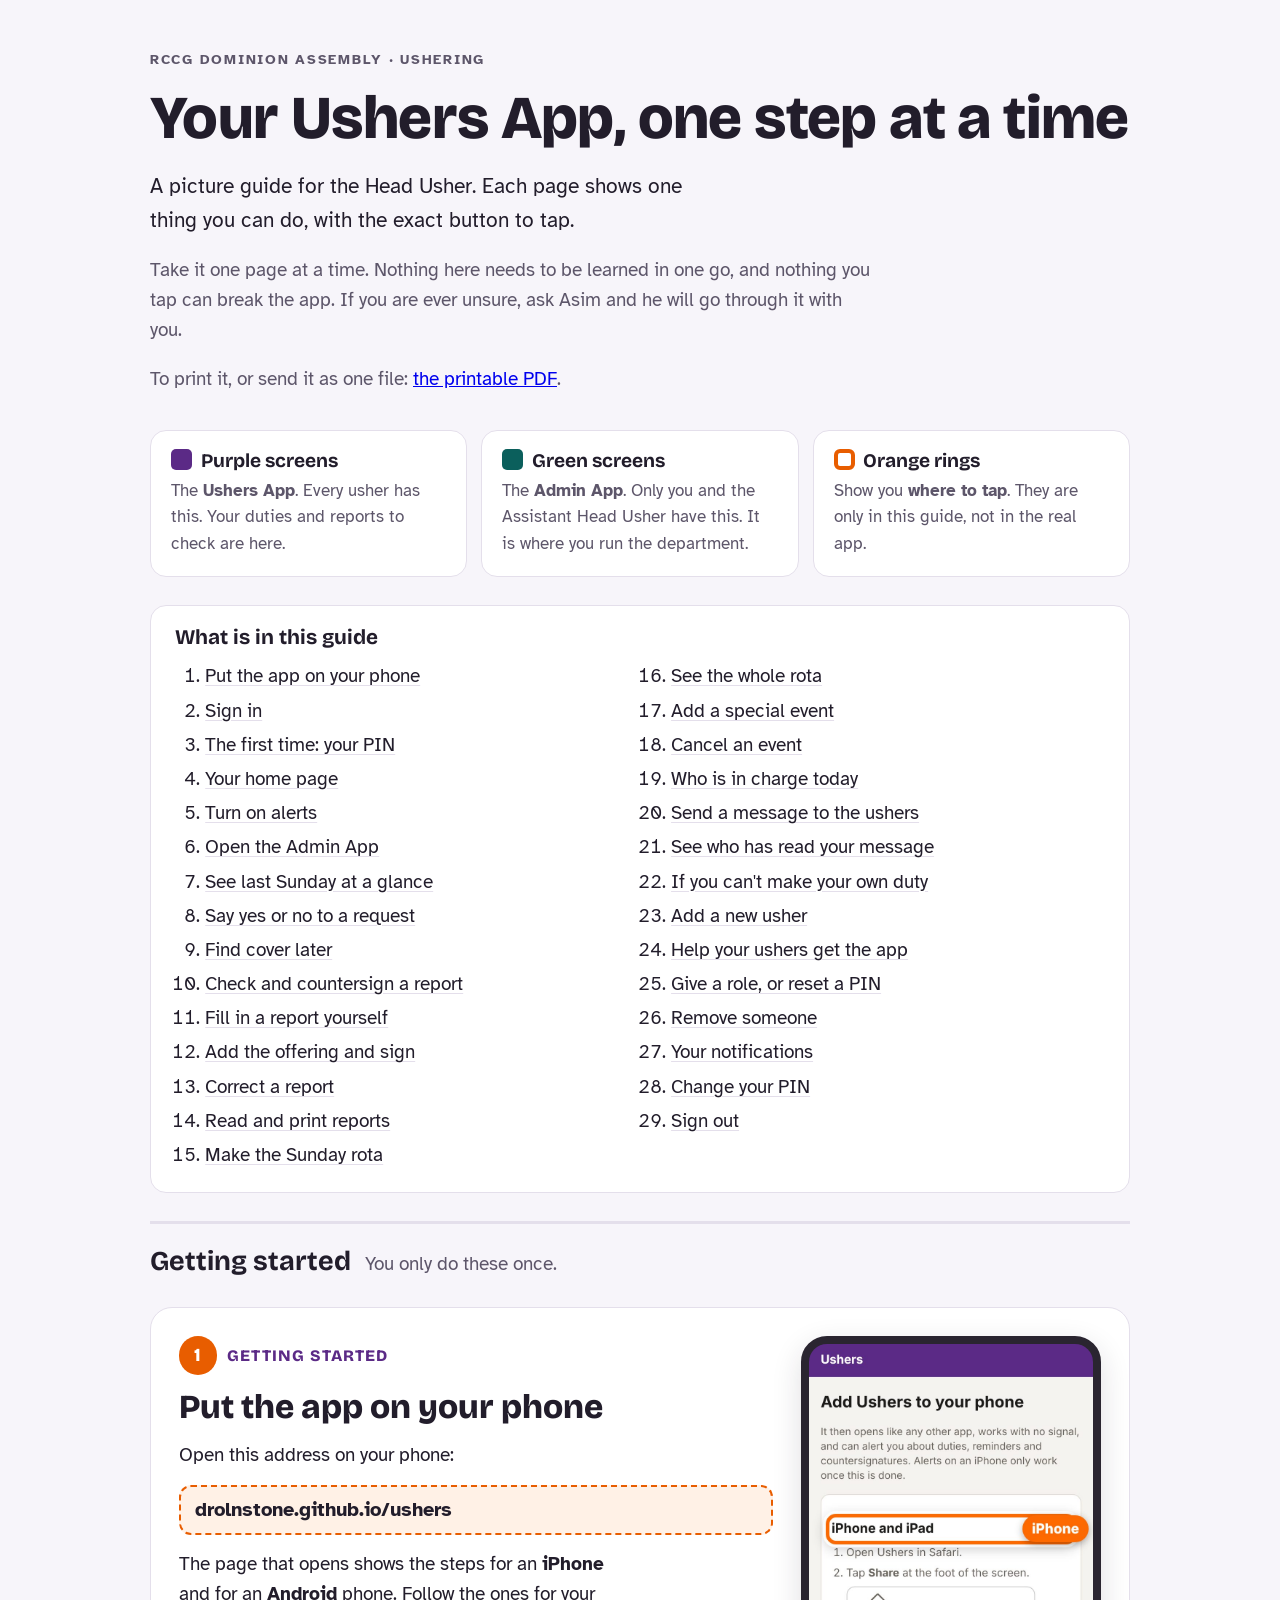
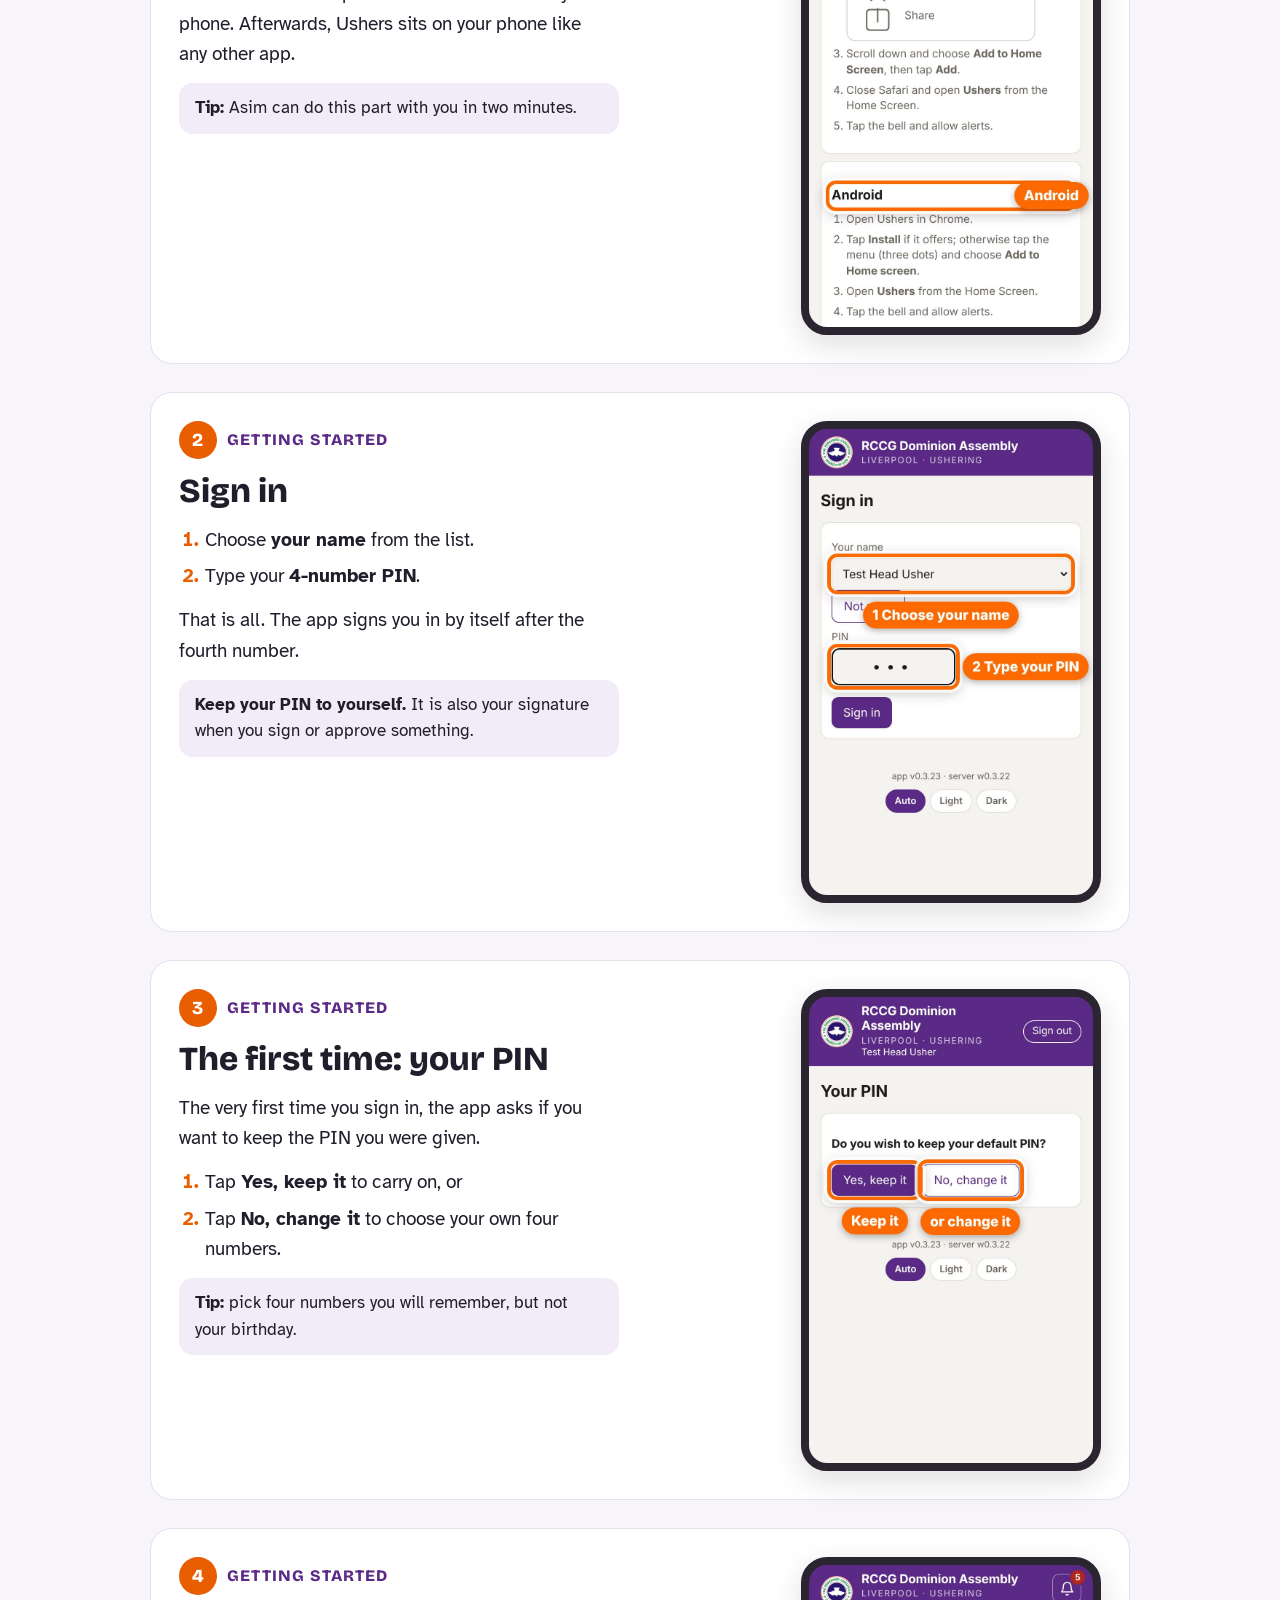
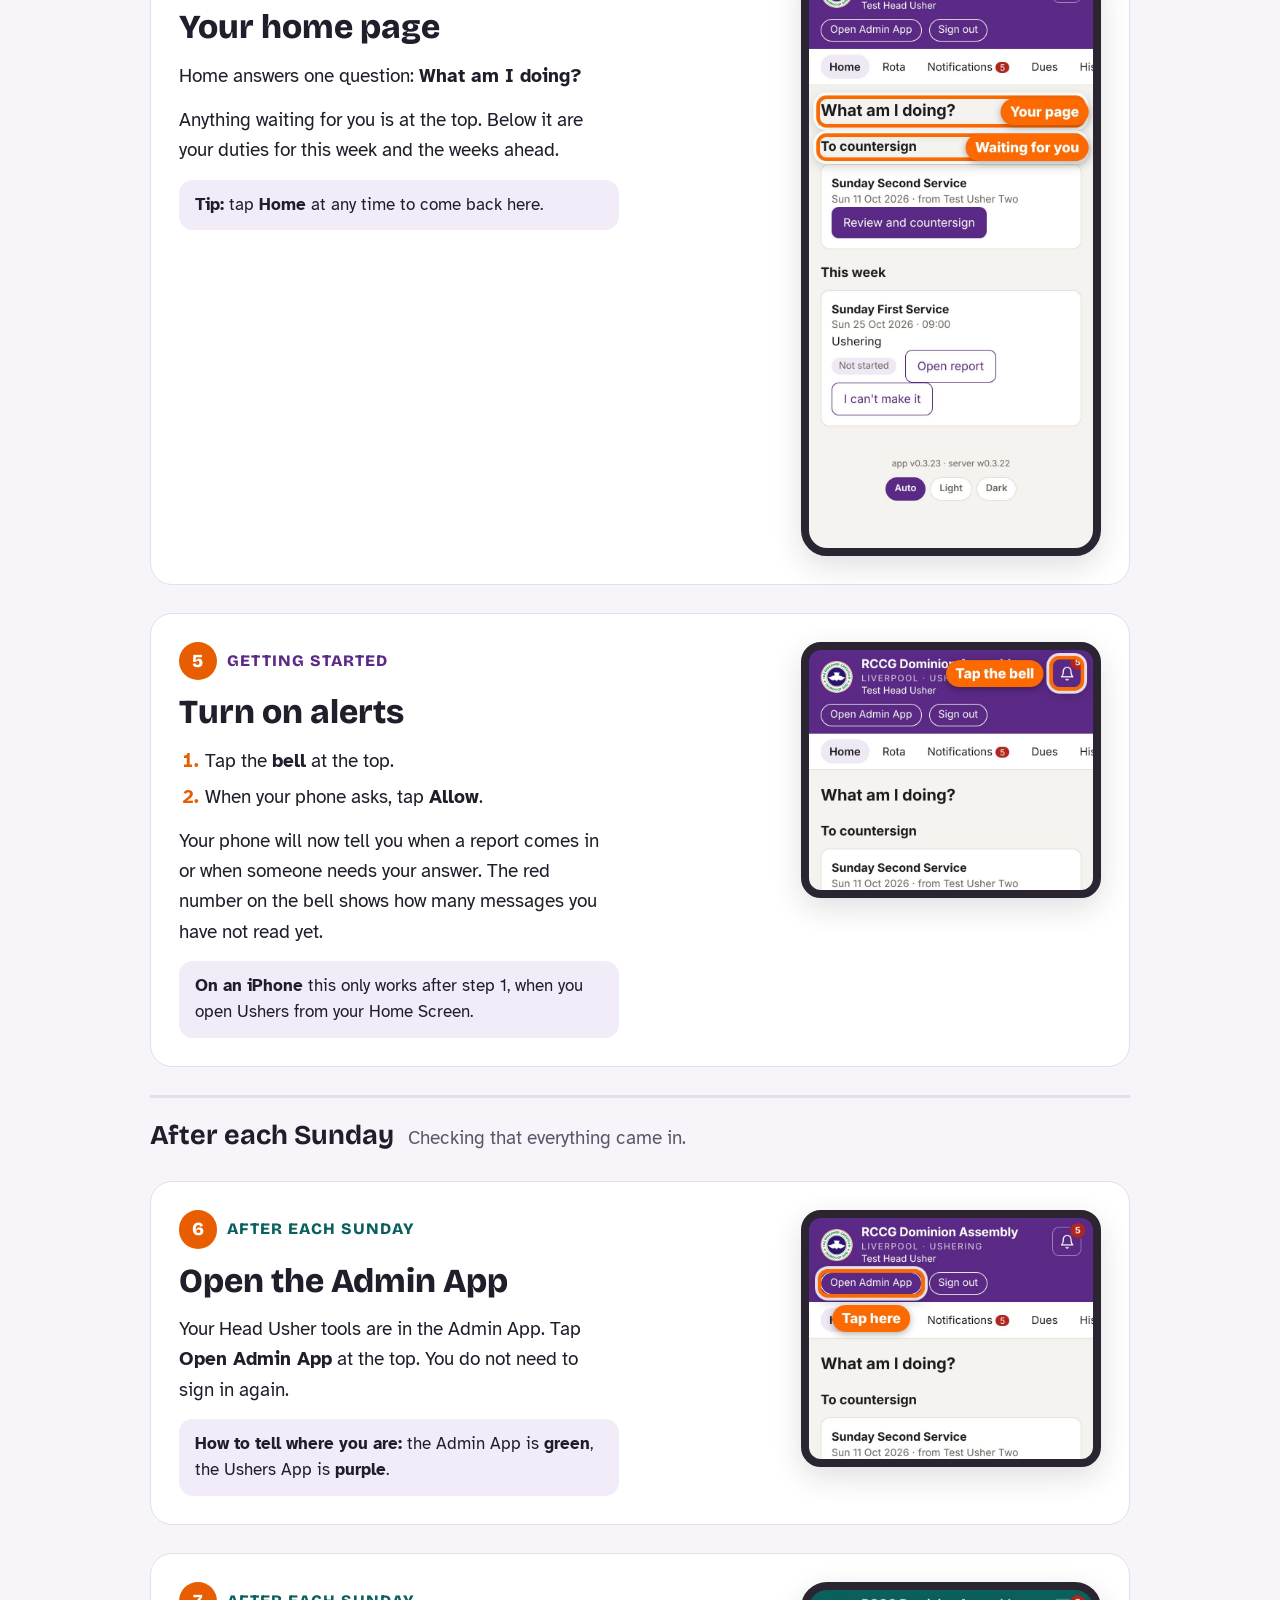
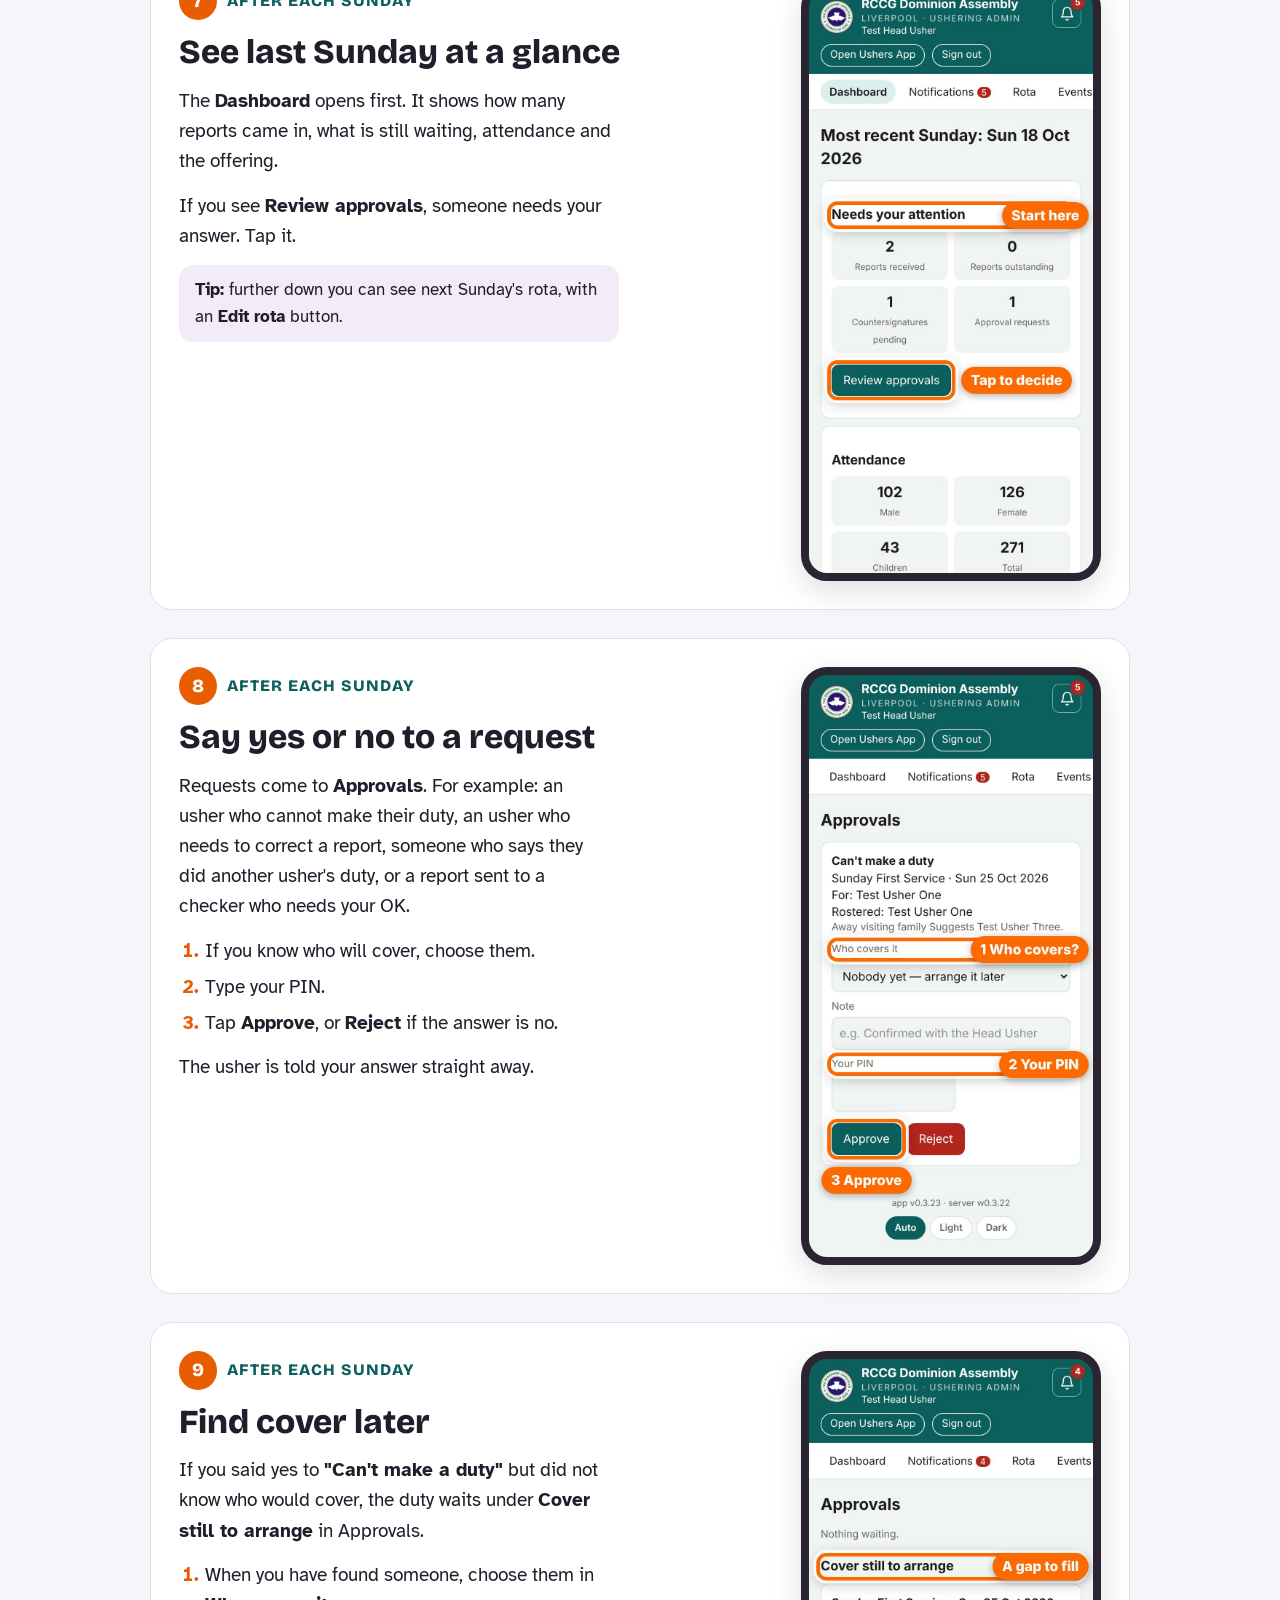
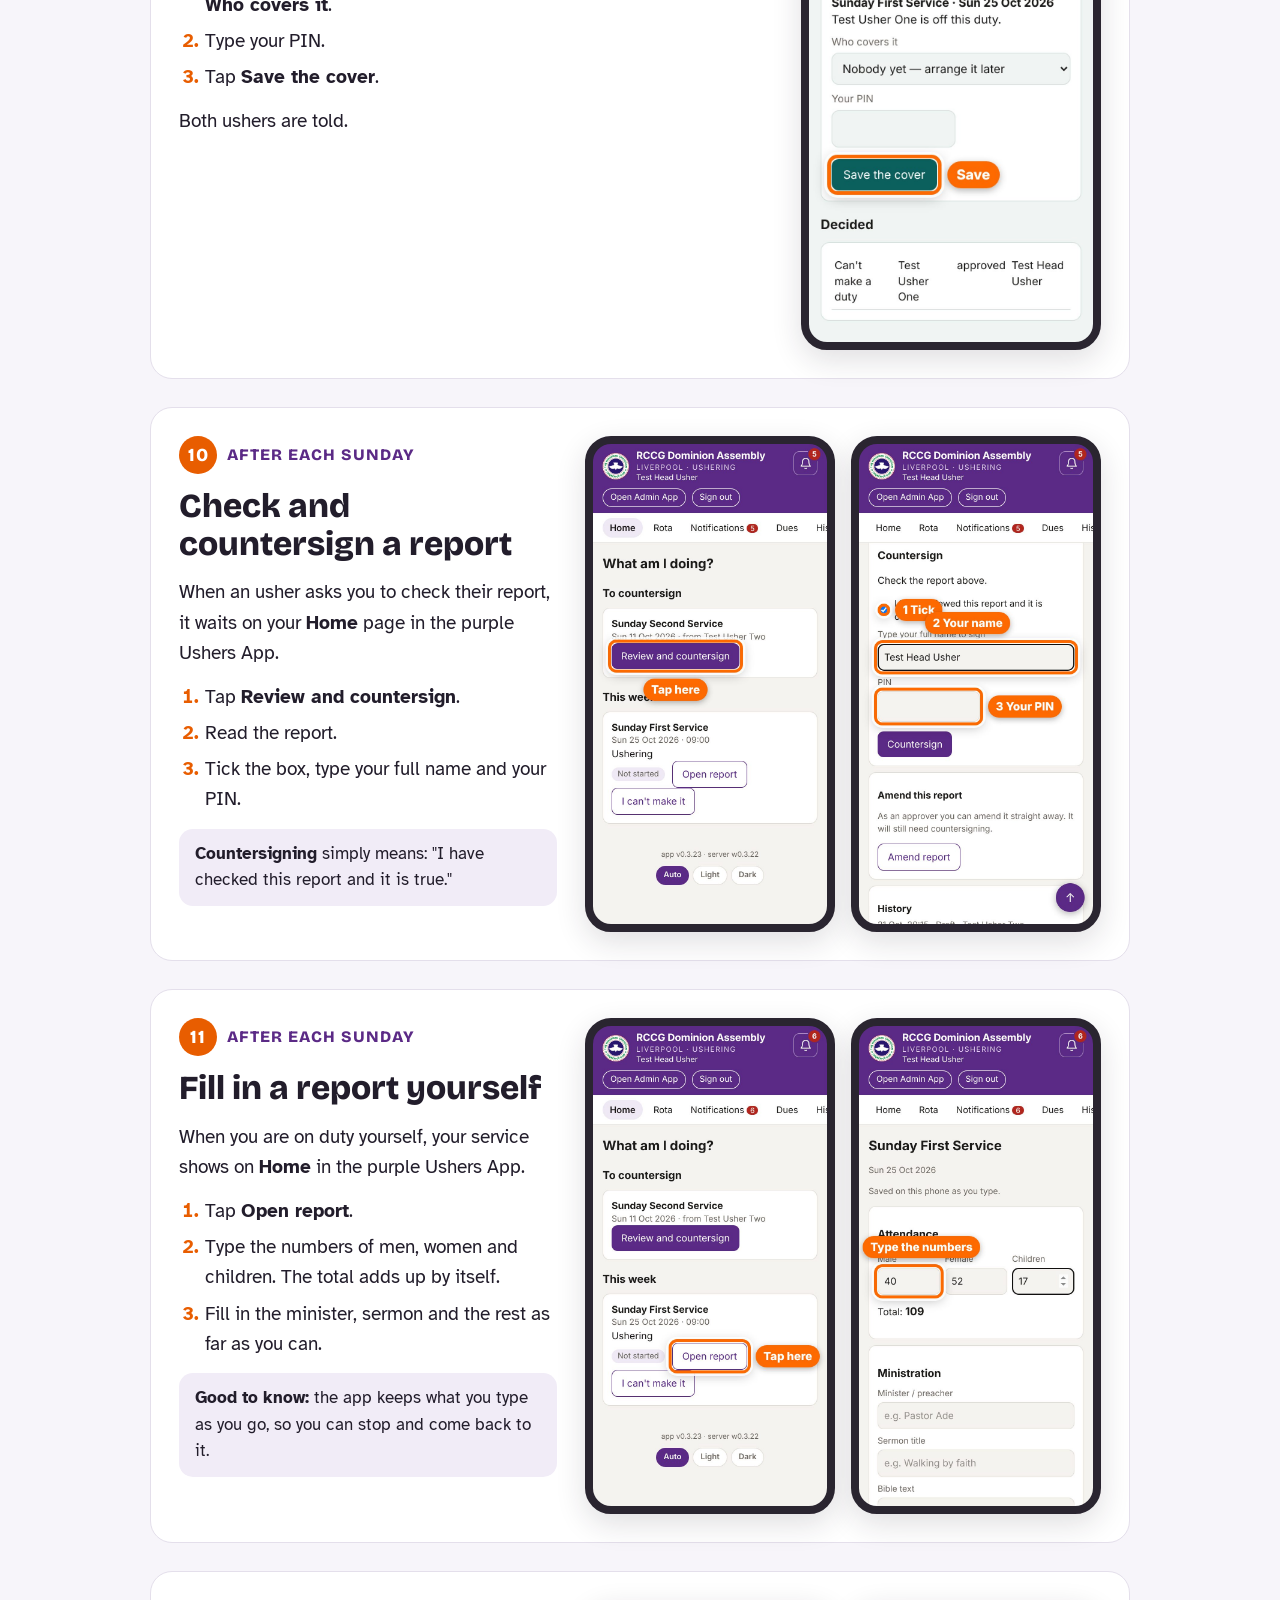
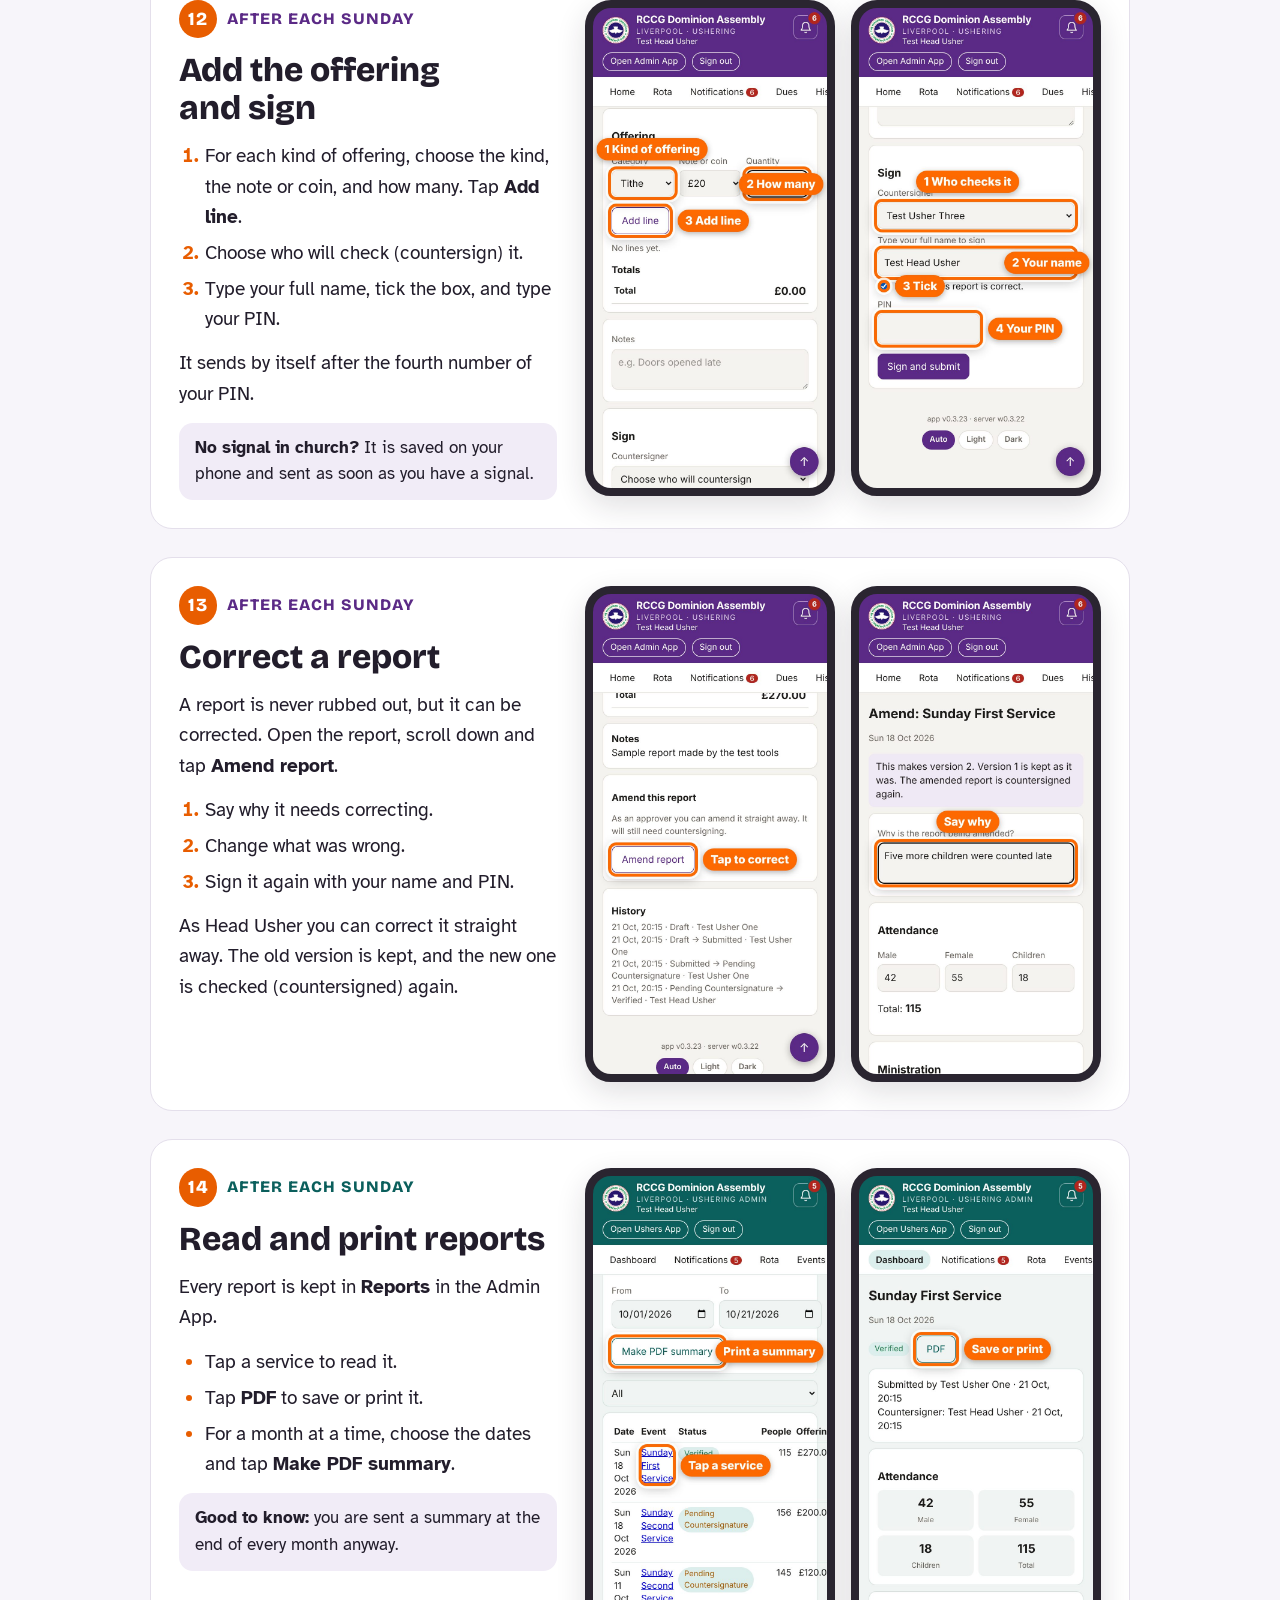
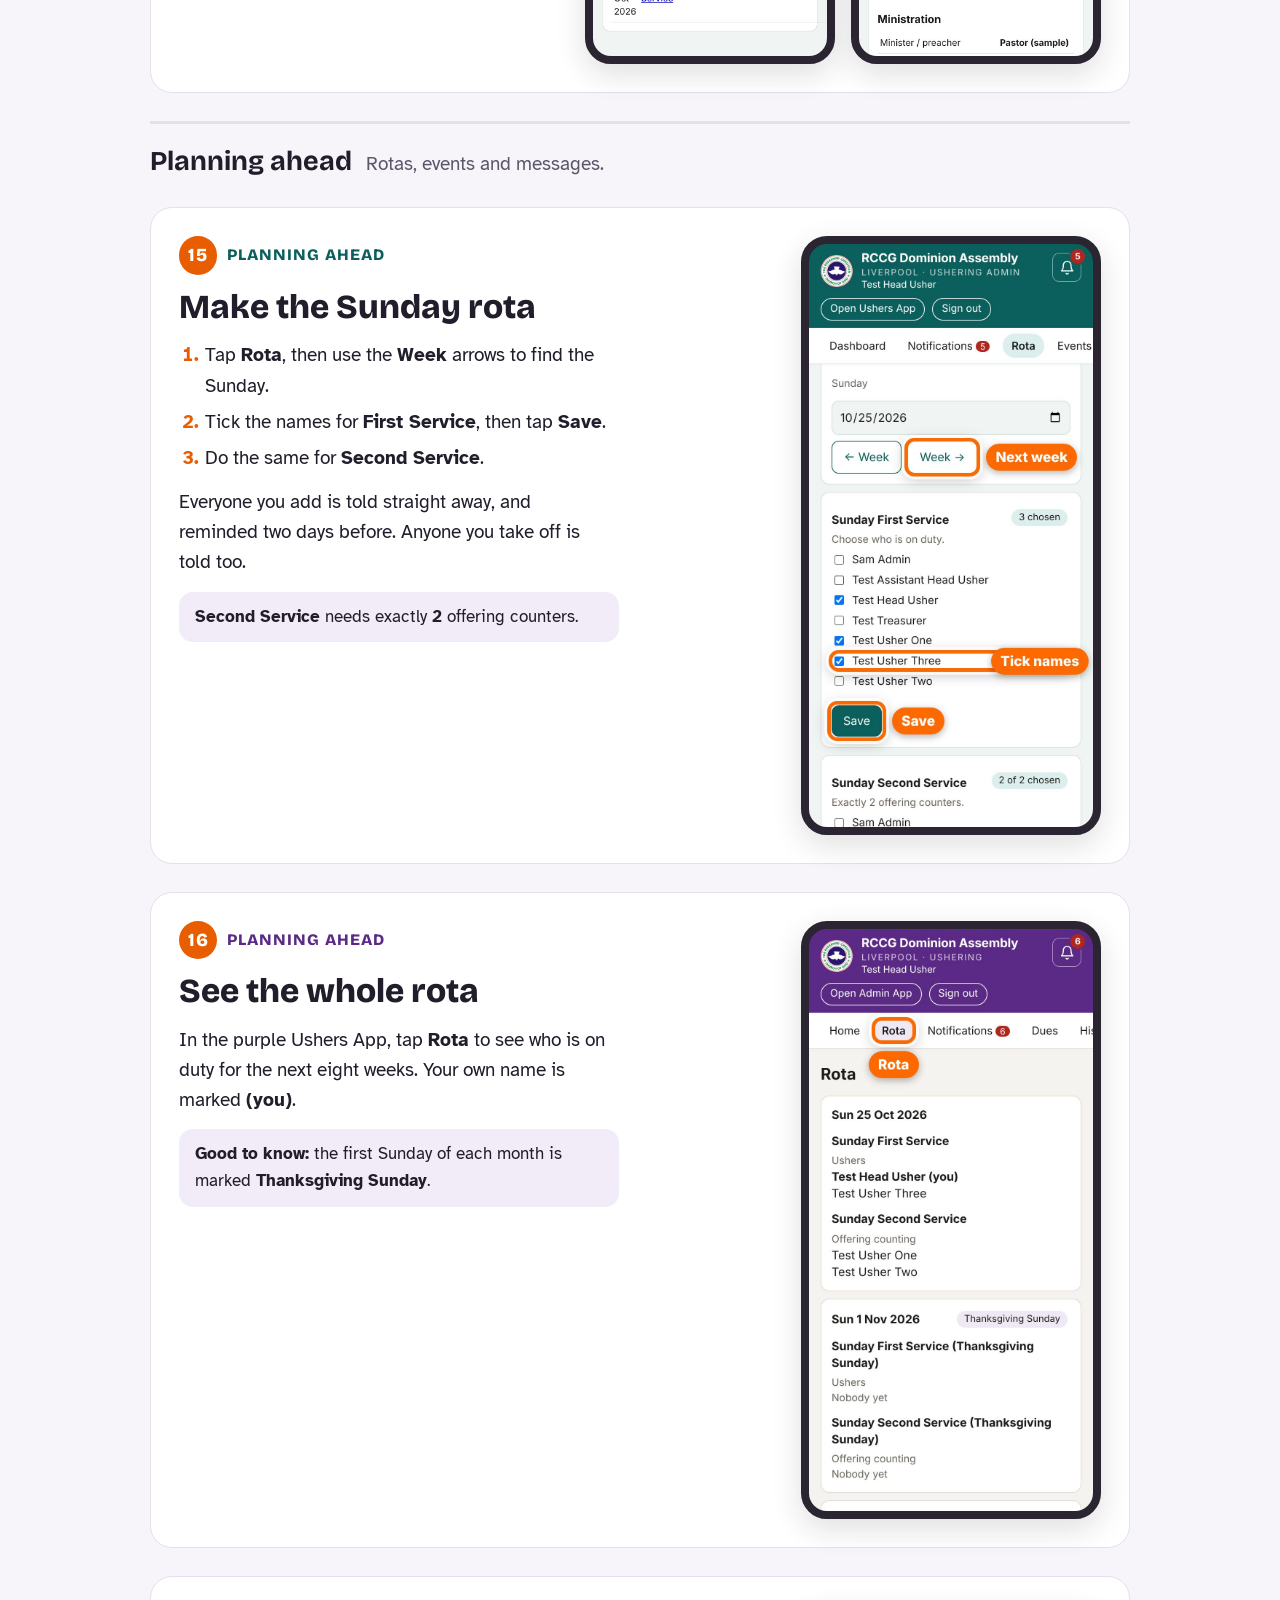
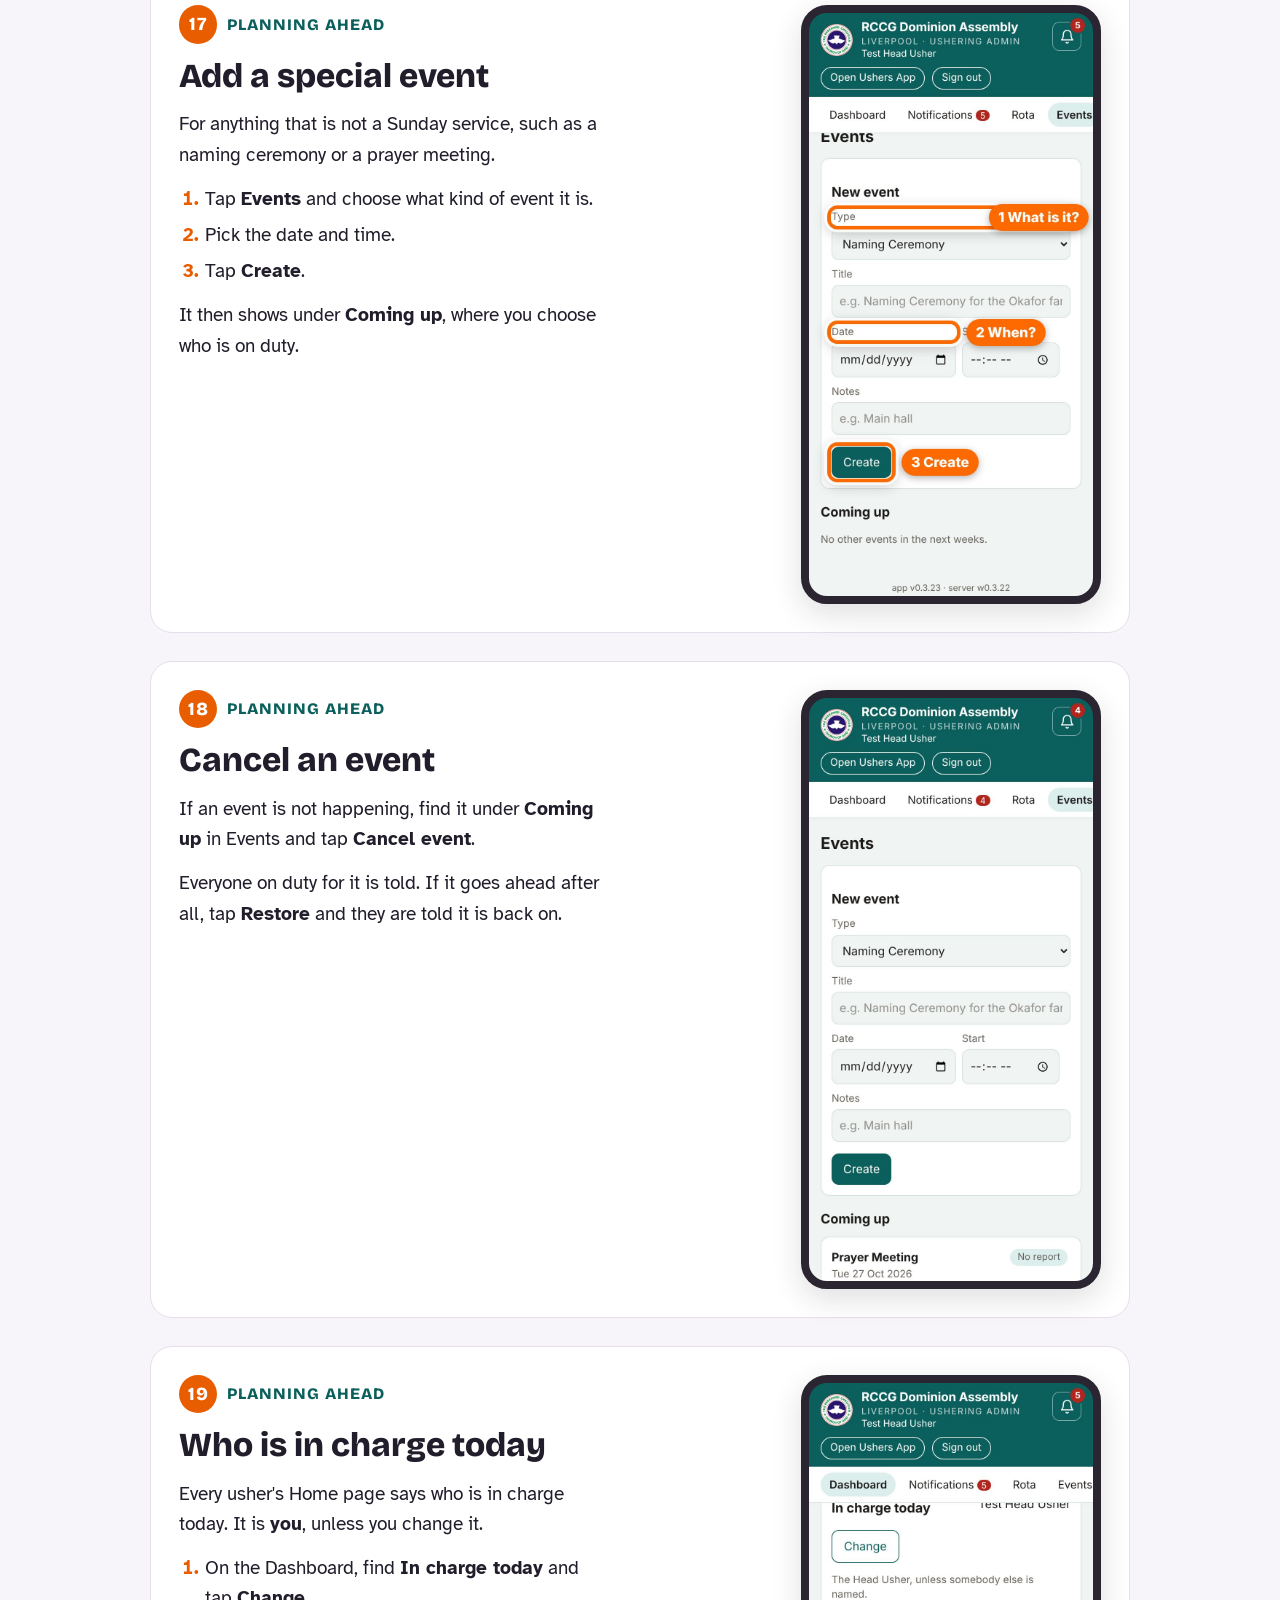
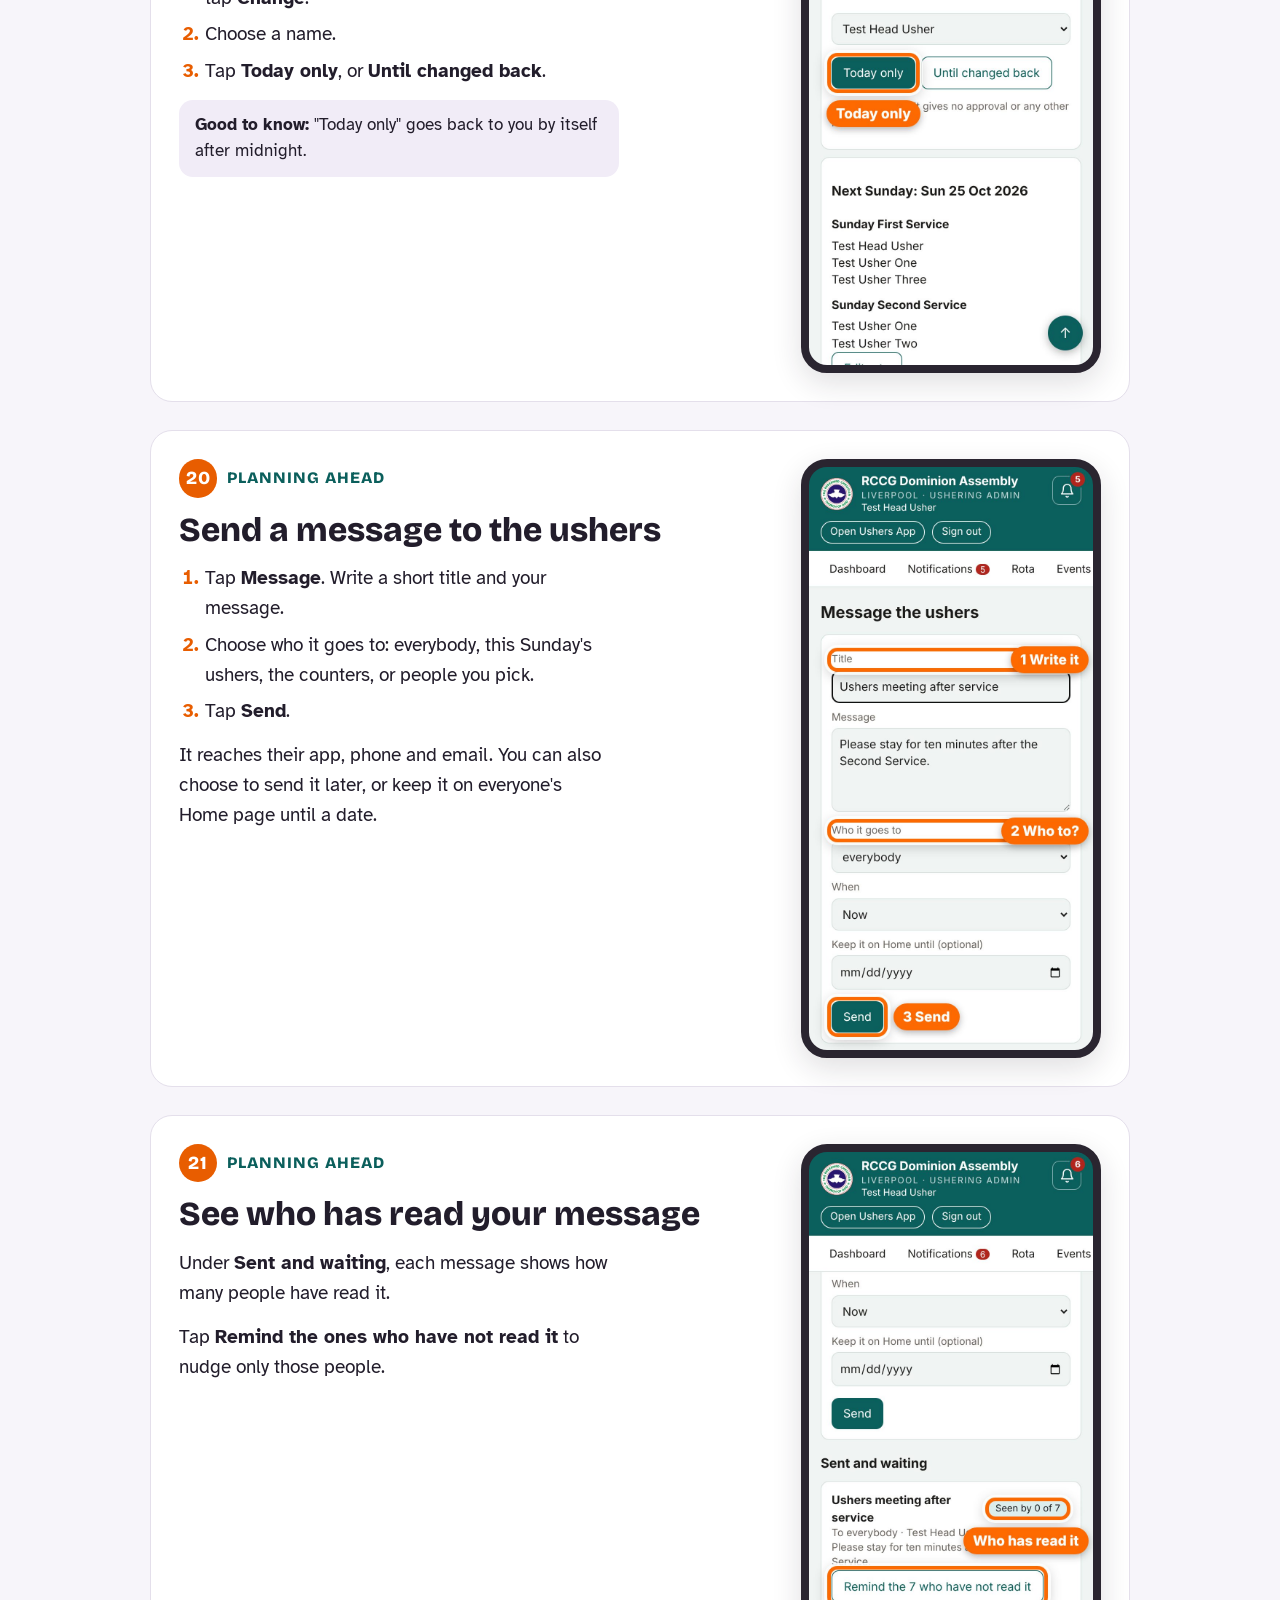
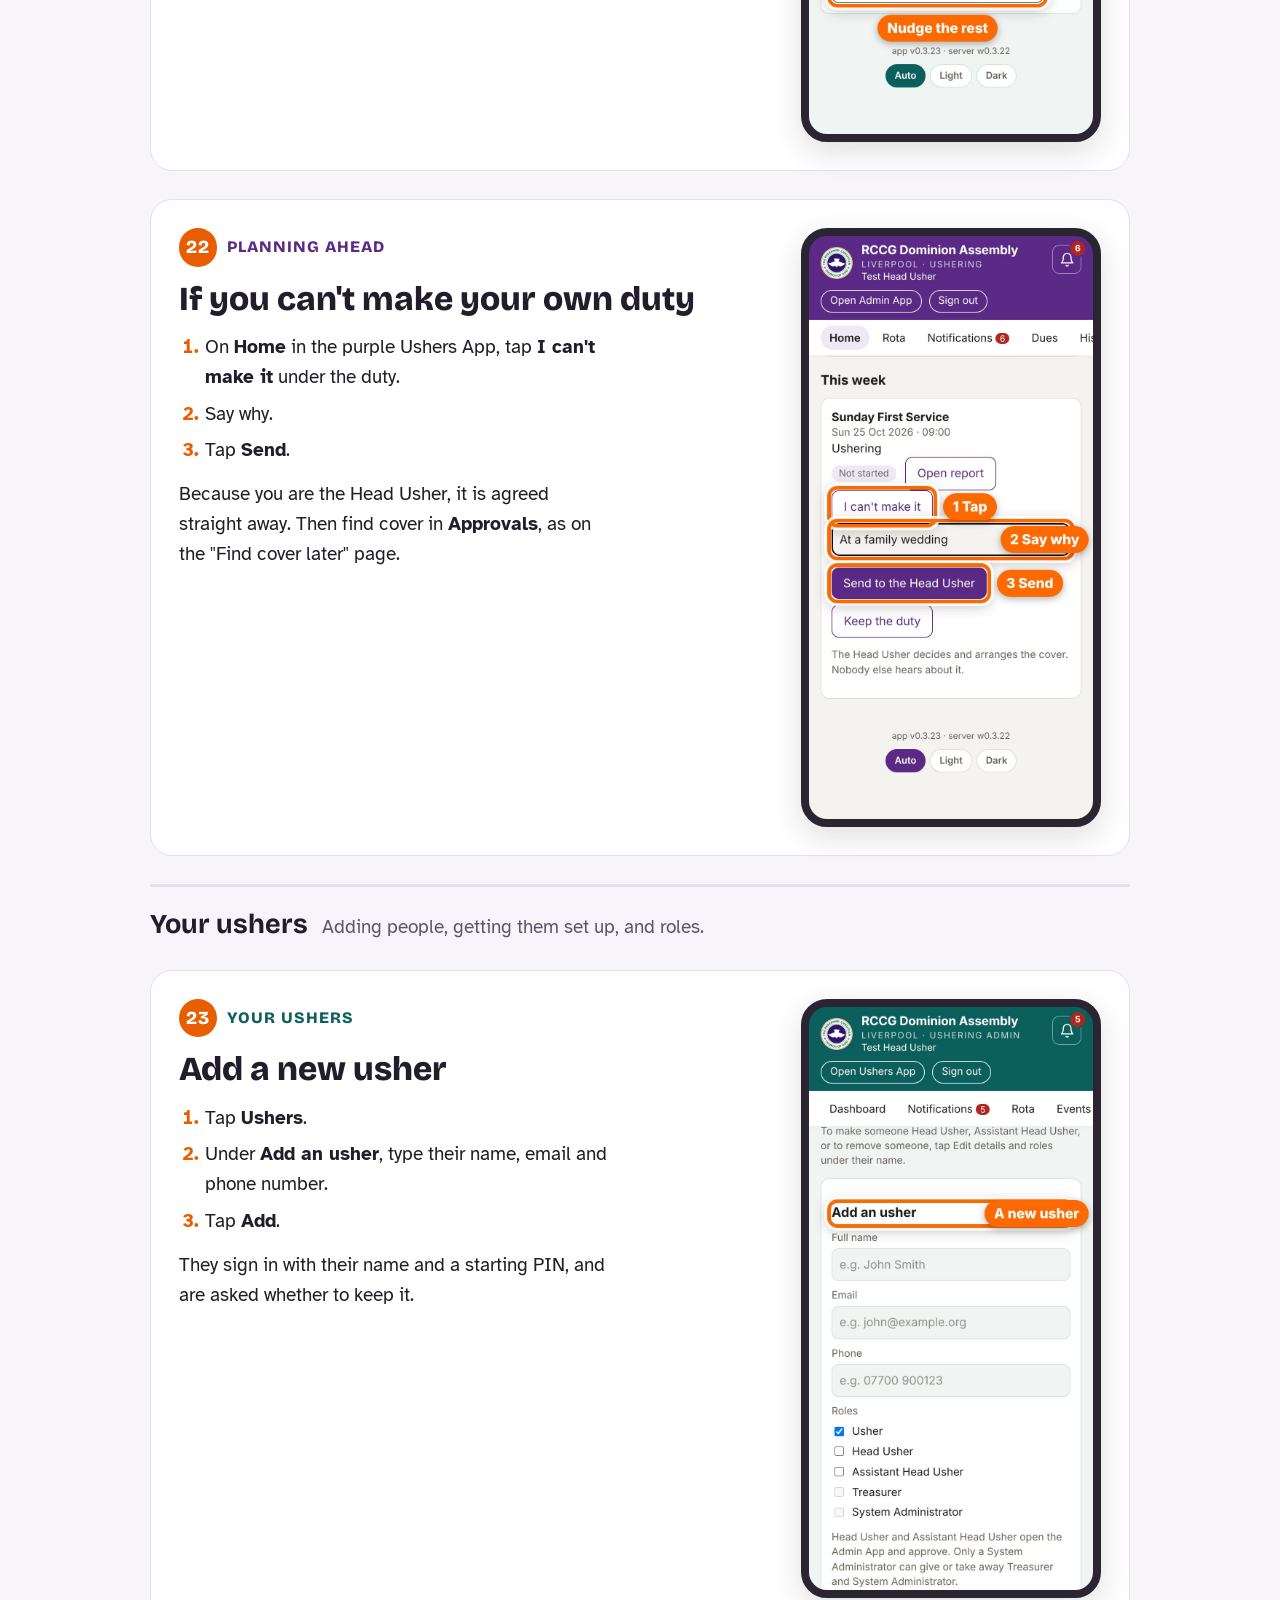
<file: guide/index.html>
<!doctype html><html lang="en-GB"><head><meta charset="utf-8"><meta name="viewport" content="width=device-width,initial-scale=1">
<title>Head Usher Picture Guide</title>
<meta name="claude:viewport-fit-sides" content="cover">
<link rel="preconnect" href="https://fonts.googleapis.com">
<link rel="preconnect" href="https://fonts.gstatic.com" crossorigin>
<link rel="stylesheet" href="https://fonts.googleapis.com/css2?family=Atkinson+Hyperlegible:ital,wght@0,400;0,700;1,400&family=Bricolage+Grotesque:opsz,wght@12..96,600;12..96,800&display=swap">
<style>
/* Layout: one task per "page" — words on the left, the real phone screen on the right; stacks on a phone, one task per sheet in print. */
:root {
  --bg: #f7f5fa;
  --paper: #ffffff;
  --ink: #221d2b;
  --muted: #5d566a;
  --line: #e4dfeb;
  --purple: #5b2a86;      /* the Ushers App */
  --teal: #0b5f5c;        /* the Admin App */
  --mark: #e85d00;        /* the orange rings on the pictures */
  --mark-soft: #fff1e6;
  --tip: #f1ecf7;
  --display: "Bricolage Grotesque", "Avenir Next", "Segoe UI", system-ui, sans-serif;
  --body: "Atkinson Hyperlegible", "Verdana", "Segoe UI", system-ui, sans-serif;
}
@media (prefers-color-scheme: dark) { :root:not([data-theme="light"]) {
  --bg: #17141c; --paper: #211d28; --ink: #f2eff6; --muted: #b7afc4; --line: #362f40;
  --purple: #c9a6ec; --teal: #6fd3cc; --mark: #ff8a3d; --mark-soft: #3a2616; --tip: #2b2435; color-scheme: dark } }
:root[data-theme="dark"] {
  --bg: #17141c; --paper: #211d28; --ink: #f2eff6; --muted: #b7afc4; --line: #362f40;
  --purple: #c9a6ec; --teal: #6fd3cc; --mark: #ff8a3d; --mark-soft: #3a2616; --tip: #2b2435; color-scheme: dark }

* { box-sizing: border-box; }
body {
  background: var(--bg); color: var(--ink);
  font: 400 1.18rem/1.6 var(--body);
  padding-left: max(16px, env(safe-area-inset-left, 0px));
  padding-right: max(16px, env(safe-area-inset-right, 0px));
  padding-block: 0 48px;
}
.wrap { max-width: 980px; margin: 0 auto; display: grid; gap: 28px; }
h1, h2, h3 { font-family: var(--display); text-wrap: balance; margin: 0; line-height: 1.12; }
p { margin: 0; }
b, strong { font-weight: 700; }

/* Cover */
.cover { padding-block: 44px 8px; display: grid; gap: 18px; }
.cover .kicker { font: 700 .9rem/1 var(--body); letter-spacing: .12em; text-transform: uppercase; color: var(--muted); }
.cover h1 { font-size: clamp(2.4rem, 6vw, 3.8rem); font-weight: 800; letter-spacing: -.01em; }
.cover .lead { font-size: 1.3rem; max-width: 40ch; }
.cover .note { color: var(--muted); max-width: 60ch; }

.key { display: grid; grid-template-columns: repeat(auto-fit, minmax(240px, 1fr)); gap: 14px; }
.key div { background: var(--paper); border: 1px solid var(--line); border-radius: 16px; padding: 18px 20px; display: grid; gap: 6px; min-width: 0; }
.swatch { display: inline-block; width: 1.1em; height: 1.1em; border-radius: 5px; vertical-align: -.15em; margin-right: .45em; }
.sw-purple { background: #5b2a86; } .sw-teal { background: #0b5f5c; }
.sw-ring { border: 4px solid var(--mark); background: transparent; border-radius: 6px; }
.key h3 { font-size: 1.2rem; }
.key p { color: var(--muted); font-size: 1.05rem; }

.contents { background: var(--paper); border: 1px solid var(--line); border-radius: 16px; padding: 20px 24px; }
.contents h2 { font-size: 1.3rem; margin-bottom: 10px; }
.contents ol { margin: 0; padding-left: 1.6em; columns: 2 260px; column-gap: 32px; }
.contents li { break-inside: avoid; padding: 2px 0; }
.contents a { color: var(--ink); text-decoration-color: var(--line); text-underline-offset: 3px; }
.contents a:hover, .contents a:focus-visible { text-decoration-color: var(--mark); }

/* Part headings */
.part { padding-top: 22px; display: flex; align-items: baseline; gap: 14px; flex-wrap: wrap; border-top: 3px solid var(--line); }
.part h2 { font-size: 1.7rem; }
.part p { color: var(--muted); }

/* One task */
.step {
  background: var(--paper); border: 1px solid var(--line); border-radius: 22px;
  padding: 28px; display: grid; grid-template-columns: minmax(0, 1fr) auto; gap: 28px; align-items: start;
  scroll-margin-top: 16px;
}
.words { display: grid; gap: 14px; min-width: 0; align-content: start; }
.num { font: 800 1rem/1 var(--display); letter-spacing: .06em; text-transform: uppercase; display: flex; align-items: center; gap: 10px; }
.num span { display: inline-grid; place-items: center; width: 2.4rem; height: 2.4rem; border-radius: 50%; background: var(--mark); color: #fff; font-size: 1.15rem; }
.app-u .num { color: var(--purple); } .app-a .num { color: var(--teal); }
.step h3 { font-size: clamp(1.6rem, 3.2vw, 2.1rem); font-weight: 800; }
.words p { max-width: 36ch; }
.do { margin: 0; padding-left: 1.4em; display: grid; gap: 6px; max-width: 36ch; }
.do li::marker { color: var(--mark); font-weight: 700; }
.tip { background: var(--tip); border-radius: 14px; padding: 12px 16px; font-size: 1.04rem; max-width: 40ch; }
.tip b { color: var(--ink); }
.addr { font: 700 1.25rem/1.3 var(--body); background: var(--mark-soft); border: 2px dashed var(--mark); border-radius: 12px; padding: 10px 14px; word-break: break-all; user-select: all; }

.shots { display: flex; gap: 16px; flex-wrap: wrap; justify-content: center; }
.phone { margin: 0; width: 300px; max-width: 100%; border-radius: 26px; border: 8px solid #2a2530; background: #2a2530; overflow: hidden; box-shadow: 0 10px 30px rgba(34, 29, 43, .14); }
.phone img { display: block; width: 100%; height: auto; }
.phone.short { border-radius: 20px; }
.two .phone { width: 250px; }

.end { background: var(--paper); border: 1px solid var(--line); border-radius: 22px; padding: 28px; display: grid; gap: 12px; }
.end h2 { font-size: 1.7rem; }
.end ul { margin: 0; padding-left: 1.3em; display: grid; gap: 6px; }
.sample { color: var(--muted); font-size: .98rem; }

@media (max-width: 760px) {
  .step { grid-template-columns: minmax(0, 1fr); padding: 20px; }
  .two .phone { width: 300px; }
}

@media print {
  @page { size: A4; margin: 12mm; }
  :root { --bg: #fff; --paper: #fff; }
  body { font-size: 13pt; padding: 0; }
  .wrap { gap: 0; max-width: none; }
  .cover { padding-top: 0; }
  .contents, .key div { break-inside: avoid; }
  .contents { margin-top: 14px; }
  .part { break-before: page; border-top: 0; padding-top: 0; margin-bottom: 8mm; }
  .part + .step { break-before: avoid; }
  .step { break-before: page; break-inside: avoid; border: 0; padding: 0; gap: 7mm; box-shadow: none; grid-template-columns: minmax(0, 1fr); }
  .part + .step { break-before: auto; }
  .step h3 { font-size: 26pt; }
  .words { gap: 9px; font-size: 15pt; }
  .words p, .do, .tip { max-width: none; }
  .phone { box-shadow: none; width: auto; border-width: 6px; }
  .phone img { height: 150mm; width: auto; max-width: 100%; object-fit: contain; object-position: top; }
  .part + .step .phone img { height: 135mm; }
  .step .phone.short img { height: auto; width: 110mm; }
  .two .phone img { height: 140mm; }
  .end { break-before: page; border: 0; padding: 0; }
  .print-hide { display: none; }
}
@media (prefers-reduced-motion: no-preference) { html { scroll-behavior: smooth; } }
</style>

<div class="wrap">
<header class="cover">
  <div class="kicker">RCCG Dominion Assembly · Ushering</div>
  <h1>Your Ushers App, one step at a time</h1>
  <p class="lead">A picture guide for the Head Usher. Each page shows one thing you can do, with the exact button to tap.</p>
  <p class="note">Take it one page at a time. Nothing here needs to be learned in one go, and nothing you tap can break the app. If you are ever unsure, ask Asim and he will go through it with you.</p>
  <p class="note print-hide">To print it, or send it as one file: <a href="https://drolnstone.github.io/ushers/guide/head-usher-guide.pdf">the printable PDF</a>.</p>
</header>

<section class="key" aria-label="How to read this guide">
  <div><h3><span class="swatch sw-purple"></span>Purple screens</h3><p>The <b>Ushers App</b>. Every usher has this. Your duties and reports to check are here.</p></div>
  <div><h3><span class="swatch sw-teal"></span>Green screens</h3><p>The <b>Admin App</b>. Only you and the Assistant Head Usher have this. It is where you run the department.</p></div>
  <div><h3><span class="swatch sw-ring"></span>Orange rings</h3><p>Show you <b>where to tap</b>. They are only in this guide, not in the real app.</p></div>
</section>
<nav class="contents" aria-label="Contents">
  <h2>What is in this guide</h2>
  <ol>
    <li><a href="#install">Put the app on your phone</a></li>
    <li><a href="#signin">Sign in</a></li>
    <li><a href="#firstpin">The first time: your PIN</a></li>
    <li><a href="#home">Your home page</a></li>
    <li><a href="#alerts">Turn on alerts</a></li>
    <li><a href="#admin">Open the Admin App</a></li>
    <li><a href="#dashboard">See last Sunday at a glance</a></li>
    <li><a href="#approvals">Say yes or no to a request</a></li>
    <li><a href="#cover">Find cover later</a></li>
    <li><a href="#countersign">Check and countersign a report</a></li>
    <li><a href="#fillreport">Fill in a report yourself</a></li>
    <li><a href="#signreport">Add the offering and sign</a></li>
    <li><a href="#amend">Correct a report</a></li>
    <li><a href="#reports">Read and print reports</a></li>
    <li><a href="#rota">Make the Sunday rota</a></li>
    <li><a href="#seerota">See the whole rota</a></li>
    <li><a href="#events">Add a special event</a></li>
    <li><a href="#cancel">Cancel an event</a></li>
    <li><a href="#incharge">Who is in charge today</a></li>
    <li><a href="#message">Send a message to the ushers</a></li>
    <li><a href="#remind">See who has read your message</a></li>
    <li><a href="#cantmake">If you can't make your own duty</a></li>
    <li><a href="#addusher">Add a new usher</a></li>
    <li><a href="#install2">Help your ushers get the app</a></li>
    <li><a href="#roles">Give a role, or reset a PIN</a></li>
    <li><a href="#remove">Remove someone</a></li>
    <li><a href="#notifications">Your notifications</a></li>
    <li><a href="#pin">Change your PIN</a></li>
    <li><a href="#signout">Sign out</a></li>
  </ol>
</nav>

<div class="part"><h2>Getting started</h2><p>You only do these once.</p></div>
<section class="step app-u" id="install">
  <div class="words">
    <div class="num"><span>1</span>Getting started</div>
    <h3>Put the app on your phone</h3>
<p>Open this address on your phone:</p>
<div class="addr">drolnstone.github.io/ushers</div>
<p>The page that opens shows the steps for an <b>iPhone</b> and for an <b>Android</b> phone. Follow the ones for your phone. Afterwards, Ushers sits on your phone like any other app.</p>
<div class="tip"><b>Tip:</b> Asim can do this part with you in two minutes.</div>
  </div>
  <div class="shots"><figure class="phone"><img src="shots/01-install.jpg" alt="The &#x27;Add Ushers to your phone&#x27; page, with the iPhone and Android steps ringed"></figure></div>
</section>
<section class="step app-u" id="signin">
  <div class="words">
    <div class="num"><span>2</span>Getting started</div>
    <h3>Sign in</h3>
<ol class="do"><li>Choose <b>your name</b> from the list.</li><li>Type your <b>4-number PIN</b>.</li></ol>
<p>That is all. The app signs you in by itself after the fourth number.</p>
<div class="tip"><b>Keep your PIN to yourself.</b> It is also your signature when you sign or approve something.</div>
  </div>
  <div class="shots"><figure class="phone"><img src="shots/02-signin.jpg" alt="The sign-in screen: name chosen at the top, PIN box below"></figure></div>
</section>
<section class="step app-u" id="firstpin">
  <div class="words">
    <div class="num"><span>3</span>Getting started</div>
    <h3>The first time: your PIN</h3>
<p>The very first time you sign in, the app asks if you want to keep the PIN you were given.</p>
<ol class="do"><li>Tap <b>Yes, keep it</b> to carry on, or</li><li>Tap <b>No, change it</b> to choose your own four numbers.</li></ol>
<div class="tip"><b>Tip:</b> pick four numbers you will remember, but not your birthday.</div>
  </div>
  <div class="shots"><figure class="phone"><img src="shots/03-first-pin.jpg" alt="The question &#x27;Do you wish to keep your default PIN?&#x27; with its two buttons ringed"></figure></div>
</section>
<section class="step app-u" id="home">
  <div class="words">
    <div class="num"><span>4</span>Getting started</div>
    <h3>Your home page</h3>
<p>Home answers one question: <b>What am I doing?</b></p>
<p>Anything waiting for you is at the top. Below it are your duties for this week and the weeks ahead.</p>
<div class="tip"><b>Tip:</b> tap <b>Home</b> at any time to come back here.</div>
  </div>
  <div class="shots"><figure class="phone"><img src="shots/04-home.jpg" alt="The Home page showing &#x27;What am I doing?&#x27; and a report waiting to be countersigned"></figure></div>
</section>
<section class="step app-u" id="alerts">
  <div class="words">
    <div class="num"><span>5</span>Getting started</div>
    <h3>Turn on alerts</h3>
<ol class="do"><li>Tap the <b>bell</b> at the top.</li><li>When your phone asks, tap <b>Allow</b>.</li></ol>
<p>Your phone will now tell you when a report comes in or when someone needs your answer. The red number on the bell shows how many messages you have not read yet.</p>
<div class="tip"><b>On an iPhone</b> this only works after step 1, when you open Ushers from your Home Screen.</div>
  </div>
  <div class="shots"><figure class="phone short"><img src="shots/05-bell.jpg" alt="The top of the app with the bell ringed"></figure></div>
</section>
<div class="part"><h2>After each Sunday</h2><p>Checking that everything came in.</p></div>
<section class="step app-a" id="admin">
  <div class="words">
    <div class="num"><span>6</span>After each Sunday</div>
    <h3>Open the Admin App</h3>
<p>Your Head Usher tools are in the Admin App. Tap <b>Open Admin App</b> at the top. You do not need to sign in again.</p>
<div class="tip"><b>How to tell where you are:</b> the Admin App is <b>green</b>, the Ushers App is <b>purple</b>.</div>
  </div>
  <div class="shots"><figure class="phone short"><img src="shots/06-open-admin.jpg" alt="The top of the Ushers App with the Open Admin App button ringed"></figure></div>
</section>
<section class="step app-a" id="dashboard">
  <div class="words">
    <div class="num"><span>7</span>After each Sunday</div>
    <h3>See last Sunday at a glance</h3>
<p>The <b>Dashboard</b> opens first. It shows how many reports came in, what is still waiting, attendance and the offering.</p>
<p>If you see <b>Review approvals</b>, someone needs your answer. Tap it.</p>
<div class="tip"><b>Tip:</b> further down you can see next Sunday's rota, with an <b>Edit rota</b> button.</div>
  </div>
  <div class="shots"><figure class="phone"><img src="shots/07-dashboard.jpg" alt="The Dashboard: Needs your attention, with the Review approvals button ringed"></figure></div>
</section>
<section class="step app-a" id="approvals">
  <div class="words">
    <div class="num"><span>8</span>After each Sunday</div>
    <h3>Say yes or no to a request</h3>
<p>Requests come to <b>Approvals</b>. For example: an usher who cannot make their duty, an usher who needs to correct a report, someone who says they did another usher's duty, or a report sent to a checker who needs your OK.</p>
<ol class="do"><li>If you know who will cover, choose them.</li><li>Type your PIN.</li><li>Tap <b>Approve</b>, or <b>Reject</b> if the answer is no.</li></ol>
<p>The usher is told your answer straight away.</p>
  </div>
  <div class="shots"><figure class="phone"><img src="shots/08-approvals.jpg" alt="An approval card for &#x27;Can&#x27;t make a duty&#x27; with the cover choice, PIN and Approve button ringed"></figure></div>
</section>
<section class="step app-a" id="cover">
  <div class="words">
    <div class="num"><span>9</span>After each Sunday</div>
    <h3>Find cover later</h3>
<p>If you said yes to <b>"Can't make a duty"</b> but did not know who would cover, the duty waits under <b>Cover still to arrange</b> in Approvals.</p>
<ol class="do"><li>When you have found someone, choose them in <b>Who covers it</b>.</li><li>Type your PIN.</li><li>Tap <b>Save the cover</b>.</li></ol>
<p>Both ushers are told.</p>
  </div>
  <div class="shots"><figure class="phone"><img src="shots/x-cover.jpg" alt="Approvals with &#x27;Cover still to arrange&#x27; and the Save the cover button ringed"></figure></div>
</section>
<section class="step app-u" id="countersign">
  <div class="words">
    <div class="num"><span>10</span>After each Sunday</div>
    <h3>Check and countersign a report</h3>
<p>When an usher asks you to check their report, it waits on your <b>Home</b> page in the purple Ushers App.</p>
<ol class="do"><li>Tap <b>Review and countersign</b>.</li><li>Read the report.</li><li>Tick the box, type your full name and your PIN.</li></ol>
<div class="tip"><b>Countersigning</b> simply means: "I have checked this report and it is true."</div>
  </div>
  <div class="shots two"><figure class="phone"><img src="shots/09a-countersign.jpg" alt="Home with the Review and countersign button ringed"></figure><figure class="phone"><img src="shots/09b-countersign.jpg" alt="The bottom of a report: the tick box, name and PIN ringed"></figure></div>
</section>
<section class="step app-u" id="fillreport">
  <div class="words">
    <div class="num"><span>11</span>After each Sunday</div>
    <h3>Fill in a report yourself</h3>
<p>When you are on duty yourself, your service shows on <b>Home</b> in the purple Ushers App.</p>
<ol class="do"><li>Tap <b>Open report</b>.</li><li>Type the numbers of men, women and children. The total adds up by itself.</li><li>Fill in the minister, sermon and the rest as far as you can.</li></ol>
<div class="tip"><b>Good to know:</b> the app keeps what you type as you go, so you can stop and come back to it.</div>
  </div>
  <div class="shots two"><figure class="phone"><img src="shots/x-report1.jpg" alt="Home with the Open report button ringed"></figure><figure class="phone"><img src="shots/x-report2.jpg" alt="The report form with the attendance boxes ringed"></figure></div>
</section>
<section class="step app-u" id="signreport">
  <div class="words">
    <div class="num"><span>12</span>After each Sunday</div>
    <h3>Add the offering and sign</h3>
<ol class="do"><li>For each kind of offering, choose the kind, the note or coin, and how many. Tap <b>Add line</b>.</li><li>Choose who will check (countersign) it.</li><li>Type your full name, tick the box, and type your PIN.</li></ol>
<p>It sends by itself after the fourth number of your PIN.</p>
<div class="tip"><b>No signal in church?</b> It is saved on your phone and sent as soon as you have a signal.</div>
  </div>
  <div class="shots two"><figure class="phone"><img src="shots/x-report3.jpg" alt="The offering lines with kind, quantity and Add line ringed"></figure><figure class="phone"><img src="shots/x-report4.jpg" alt="The signing part with countersigner, name, tick box and PIN ringed"></figure></div>
</section>
<section class="step app-u" id="amend">
  <div class="words">
    <div class="num"><span>13</span>After each Sunday</div>
    <h3>Correct a report</h3>
<p>A report is never rubbed out, but it can be corrected. Open the report, scroll down and tap <b>Amend report</b>.</p>
<ol class="do"><li>Say why it needs correcting.</li><li>Change what was wrong.</li><li>Sign it again with your name and PIN.</li></ol>
<p>As Head Usher you can correct it straight away. The old version is kept, and the new one is checked (countersigned) again.</p>
  </div>
  <div class="shots two"><figure class="phone"><img src="shots/x-amend1.jpg" alt="A report with the Amend report button ringed"></figure><figure class="phone"><img src="shots/x-amend2.jpg" alt="The amend form with the reason box ringed"></figure></div>
</section>
<section class="step app-a" id="reports">
  <div class="words">
    <div class="num"><span>14</span>After each Sunday</div>
    <h3>Read and print reports</h3>
<p>Every report is kept in <b>Reports</b> in the Admin App.</p>
<ul class="do"><li>Tap a service to read it.</li><li>Tap <b>PDF</b> to save or print it.</li><li>For a month at a time, choose the dates and tap <b>Make PDF summary</b>.</li></ul>
<div class="tip"><b>Good to know:</b> you are sent a summary at the end of every month anyway.</div>
  </div>
  <div class="shots two"><figure class="phone"><img src="shots/10a-reports.jpg" alt="The Reports list with a service and the Make PDF summary button ringed"></figure><figure class="phone"><img src="shots/10b-report.jpg" alt="One report open, with the PDF button ringed"></figure></div>
</section>
<div class="part"><h2>Planning ahead</h2><p>Rotas, events and messages.</p></div>
<section class="step app-a" id="rota">
  <div class="words">
    <div class="num"><span>15</span>Planning ahead</div>
    <h3>Make the Sunday rota</h3>
<ol class="do"><li>Tap <b>Rota</b>, then use the <b>Week</b> arrows to find the Sunday.</li><li>Tick the names for <b>First Service</b>, then tap <b>Save</b>.</li><li>Do the same for <b>Second Service</b>.</li></ol>
<p>Everyone you add is told straight away, and reminded two days before. Anyone you take off is told too.</p>
<div class="tip"><b>Second Service</b> needs exactly <b>2</b> offering counters.</div>
  </div>
  <div class="shots"><figure class="phone"><img src="shots/11-rota.jpg" alt="The Rota screen with the Week arrow, a ticked name and Save ringed"></figure></div>
</section>
<section class="step app-u" id="seerota">
  <div class="words">
    <div class="num"><span>16</span>Planning ahead</div>
    <h3>See the whole rota</h3>
<p>In the purple Ushers App, tap <b>Rota</b> to see who is on duty for the next eight weeks. Your own name is marked <b>(you)</b>.</p>
<div class="tip"><b>Good to know:</b> the first Sunday of each month is marked <b>Thanksgiving Sunday</b>.</div>
  </div>
  <div class="shots"><figure class="phone"><img src="shots/x-rota.jpg" alt="The Ushers App Rota tab ringed, showing the coming Sundays"></figure></div>
</section>
<section class="step app-a" id="events">
  <div class="words">
    <div class="num"><span>17</span>Planning ahead</div>
    <h3>Add a special event</h3>
<p>For anything that is not a Sunday service, such as a naming ceremony or a prayer meeting.</p>
<ol class="do"><li>Tap <b>Events</b> and choose what kind of event it is.</li><li>Pick the date and time.</li><li>Tap <b>Create</b>.</li></ol>
<p>It then shows under <b>Coming up</b>, where you choose who is on duty.</p>
  </div>
  <div class="shots"><figure class="phone"><img src="shots/12-events.jpg" alt="The New event form with Type, Date and Create ringed"></figure></div>
</section>
<section class="step app-a" id="cancel">
  <div class="words">
    <div class="num"><span>18</span>Planning ahead</div>
    <h3>Cancel an event</h3>
<p>If an event is not happening, find it under <b>Coming up</b> in Events and tap <b>Cancel event</b>.</p>
<p>Everyone on duty for it is told. If it goes ahead after all, tap <b>Restore</b> and they are told it is back on.</p>
  </div>
  <div class="shots"><figure class="phone"><img src="shots/x-cancel.jpg" alt="Events, Coming up, with the Cancel event button ringed"></figure></div>
</section>
<section class="step app-a" id="incharge">
  <div class="words">
    <div class="num"><span>19</span>Planning ahead</div>
    <h3>Who is in charge today</h3>
<p>Every usher's Home page says who is in charge today. It is <b>you</b>, unless you change it.</p>
<ol class="do"><li>On the Dashboard, find <b>In charge today</b> and tap <b>Change</b>.</li><li>Choose a name.</li><li>Tap <b>Today only</b>, or <b>Until changed back</b>.</li></ol>
<div class="tip"><b>Good to know:</b> "Today only" goes back to you by itself after midnight.</div>
  </div>
  <div class="shots"><figure class="phone"><img src="shots/15-in-charge.jpg" alt="The In charge today card opened, with Today only ringed"></figure></div>
</section>
<section class="step app-a" id="message">
  <div class="words">
    <div class="num"><span>20</span>Planning ahead</div>
    <h3>Send a message to the ushers</h3>
<ol class="do"><li>Tap <b>Message</b>. Write a short title and your message.</li><li>Choose who it goes to: everybody, this Sunday's ushers, the counters, or people you pick.</li><li>Tap <b>Send</b>.</li></ol>
<p>It reaches their app, phone and email. You can also choose to send it later, or keep it on everyone's Home page until a date.</p>
  </div>
  <div class="shots"><figure class="phone"><img src="shots/13-message.jpg" alt="The Message form with Title, Who it goes to and Send ringed"></figure></div>
</section>
<section class="step app-a" id="remind">
  <div class="words">
    <div class="num"><span>21</span>Planning ahead</div>
    <h3>See who has read your message</h3>
<p>Under <b>Sent and waiting</b>, each message shows how many people have read it.</p>
<p>Tap <b>Remind the ones who have not read it</b> to nudge only those people.</p>
  </div>
  <div class="shots"><figure class="phone"><img src="shots/x-remind.jpg" alt="A sent message with &#x27;Seen by&#x27; and the Remind button ringed"></figure></div>
</section>
<section class="step app-u" id="cantmake">
  <div class="words">
    <div class="num"><span>22</span>Planning ahead</div>
    <h3>If you can't make your own duty</h3>
<ol class="do"><li>On <b>Home</b> in the purple Ushers App, tap <b>I can't make it</b> under the duty.</li><li>Say why.</li><li>Tap <b>Send</b>.</li></ol>
<p>Because you are the Head Usher, it is agreed straight away. Then find cover in <b>Approvals</b>, as on the "Find cover later" page.</p>
  </div>
  <div class="shots"><figure class="phone"><img src="shots/x-cantmake.jpg" alt="A duty with I can&#x27;t make it, the reason box and Send ringed"></figure></div>
</section>
<div class="part"><h2>Your ushers</h2><p>Adding people, getting them set up, and roles.</p></div>
<section class="step app-a" id="addusher">
  <div class="words">
    <div class="num"><span>23</span>Your ushers</div>
    <h3>Add a new usher</h3>
<ol class="do"><li>Tap <b>Ushers</b>.</li><li>Under <b>Add an usher</b>, type their name, email and phone number.</li><li>Tap <b>Add</b>.</li></ol>
<p>They sign in with their name and a starting PIN, and are asked whether to keep it.</p>
  </div>
  <div class="shots"><figure class="phone"><img src="shots/14a-add-usher.jpg" alt="The Add an usher form ringed"></figure></div>
</section>
<section class="step app-a" id="install2">
  <div class="words">
    <div class="num"><span>24</span>Your ushers</div>
    <h3>Help your ushers get the app</h3>
<p>At the top of <b>Ushers</b> you can see how many have put the app on their phone.</p>
<ul class="do"><li><b>Send install steps to all</b> sends the steps to everyone who has not done it yet.</li><li>Under one person, <b>Send install steps</b> sends it to just them.</li><li><b>Not installed</b> and <b>Alerts off</b> show who may be missing messages.</li></ul>
  </div>
  <div class="shots two"><figure class="phone"><img src="shots/x-install.jpg" alt="Installed count and Send install steps to all ringed"></figure><figure class="phone"><img src="shots/x-install2.jpg" alt="One usher marked Not installed and Alerts off"></figure></div>
</section>
<section class="step app-a" id="roles">
  <div class="words">
    <div class="num"><span>25</span>Your ushers</div>
    <h3>Give a role, or reset a PIN</h3>
<ol class="do"><li>In <b>Ushers</b>, tap <b>Edit details and roles</b> under their name.</li><li>Tick <b>Head Usher</b> or <b>Assistant Head Usher</b>, or change their phone or email.</li><li>Tap <b>Save</b>.</li></ol>
<p>If someone forgets their PIN, tap <b>Reset PIN</b> on the same screen.</p>
<div class="tip"><b>Treasurer</b> and <b>System Administrator</b> are given by Asim, so those boxes are greyed out for you.</div>
  </div>
  <div class="shots"><figure class="phone"><img src="shots/14b-roles.jpg" alt="An usher&#x27;s details with the Head Usher role box ringed"></figure></div>
</section>
<section class="step app-a" id="remove">
  <div class="words">
    <div class="num"><span>26</span>Your ushers</div>
    <h3>Remove someone</h3>
<p>If someone leaves the department, open <b>Edit details and roles</b> under their name and tap <b>Remove</b> at the bottom.</p>
<p>They can no longer sign in and come off any duties to come. Their past reports stay on the record. To bring them back, tick <b>Active</b> on the same screen and tap Save.</p>
  </div>
  <div class="shots"><figure class="phone"><img src="shots/x-remove.jpg" alt="The Remove button at the bottom of an usher&#x27;s details ringed"></figure></div>
</section>
<div class="part"><h2>Looking after your account</h2></div>
<section class="step app-a" id="notifications">
  <div class="words">
    <div class="num"><span>27</span>Looking after your account</div>
    <h3>Your notifications</h3>
<p>Everything the app has told you is kept in <b>Notifications</b>: reports filed, requests waiting, monthly summaries.</p>
<p>Tap <b>Open</b> on any of them to go straight to it. If you have not turned alerts on yet, tap <b>Turn on alerts</b> here once.</p>
  </div>
  <div class="shots"><figure class="phone"><img src="shots/16-notes.jpg" alt="The Notifications screen with the tab and Turn on alerts ringed"></figure></div>
</section>
<section class="step app-u" id="pin">
  <div class="words">
    <div class="num"><span>28</span>Looking after your account</div>
    <h3>Change your PIN</h3>
<ol class="do"><li>In the purple Ushers App, tap <b>PIN</b> at the end of the row of tabs.</li><li>Type your old PIN, then your new PIN twice.</li><li>Tap <b>Change PIN</b>.</li></ol>
<div class="tip"><b>Tip:</b> slide the row of tabs to the left if you cannot see PIN.</div>
  </div>
  <div class="shots"><figure class="phone"><img src="shots/17-pin.jpg" alt="The Change PIN screen with the three PIN boxes ringed"></figure></div>
</section>
<section class="step app-a" id="signout">
  <div class="words">
    <div class="num"><span>29</span>Looking after your account</div>
    <h3>Sign out</h3>
<p>Tap <b>Sign out</b> if anyone else uses your phone. Next time, just sign in with your name and PIN.</p>
<p><b>Open Ushers App</b> takes you back to the purple app.</p>
  </div>
  <div class="shots"><figure class="phone short"><img src="shots/18-signout.jpg" alt="The top of the Admin App with Open Ushers App and Sign out ringed"></figure></div>
</section>
<section class="end">
  <h2>Good to know</h2>
  <ul>
    <li>The purple app also has <b>Dues</b> (your own department dues), <b>History</b> (your past duties and reports) and <b>Notifications</b>.</li>
    <li>At the bottom of every screen, <b>Light</b> and <b>Dark</b> change the colours if one is easier on your eyes.</li>
    <li>Ushers are reminded of their duty two days before, and on the day if their report is not in yet, so you do not have to chase them.</li>
    <li><b>Dues and money</b> are looked after by the Treasurer. <b>Settings</b> are looked after by Asim.</li>
    <li>The Assistant Head Usher can do everything in this guide too, so you can share the load.</li>
    <li>If something looks wrong or a button does not do what you expect, ask Asim.</li>
  </ul>
  <p class="sample">The pictures use made-up practice names ("Test Head Usher", "Test Usher One"). On your phone you will see your own name and your ushers.</p>
</section>

</div>
</html>
</file>
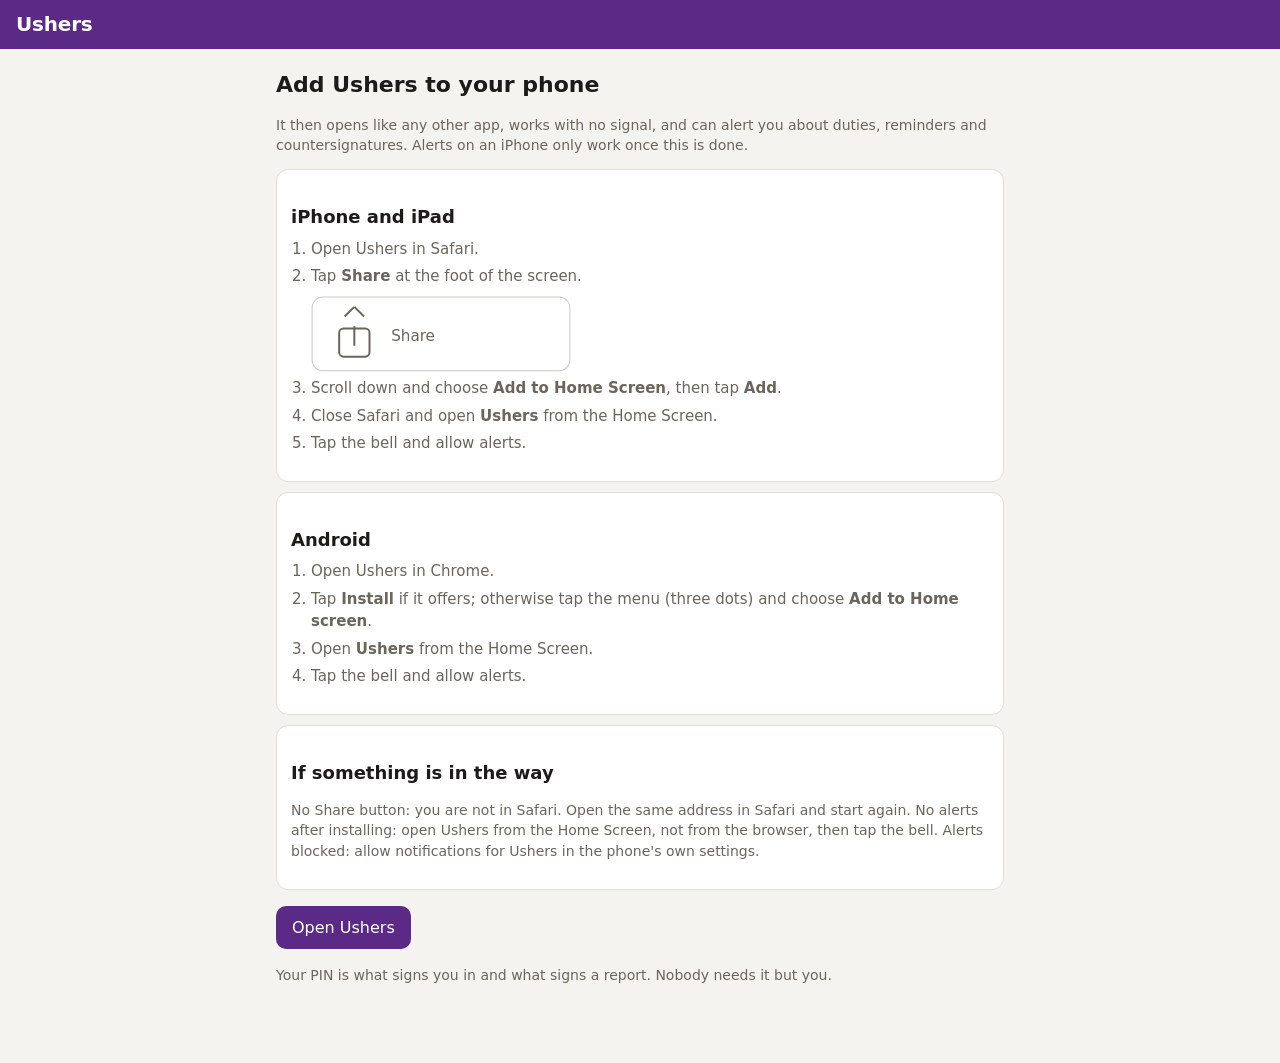
<file: install.html>
<!doctype html>
<html lang="en-GB">
<head>
<meta charset="utf-8">
<meta name="viewport" content="width=device-width, initial-scale=1, viewport-fit=cover">
<title>Add Ushers to your phone</title>
<meta name="theme-color" content="#5b2a86">
<link rel="apple-touch-icon" sizes="180x180" href="apple-touch-icon.png">
<link rel="icon" type="image/png" sizes="192x192" href="icon-192.png">
<script>
(function () {
  var t = "auto";
  try { t = localStorage.getItem("ushers.theme.v1") || "auto"; } catch (e) {}
  var m = window.matchMedia && window.matchMedia("(prefers-color-scheme: dark)");
  document.documentElement.setAttribute("data-theme", t !== "auto" ? t : ((m && m.matches) ? "dark" : "light"));
})();
</script>
<link rel="stylesheet" href="shared/style.css">
<style>
  /* The pictures are drawn here rather than loaded, so the page works with
     no signal and nothing to download. */
  .shot { display: block; margin: 8px 0 4px; max-width: 260px; }
  .shot rect, .shot path, .shot circle { vector-effect: non-scaling-stroke; }
</style>
</head>
<body>
<header class="bar"><div class="brand"><b>Ushers</b></div></header>
<main id="main" class="wrap">

<h1>Add Ushers to your phone</h1>
<p class="muted">It then opens like any other app, works with no signal, and
can alert you about duties, reminders and countersignatures. Alerts on an
iPhone only work once this is done.</p>

<div class="card">
  <h2>iPhone and iPad</h2>
  <ol class="steps">
    <li>Open Ushers in Safari.</li>
    <li>Tap <b>Share</b> at the foot of the screen.
      <svg class="shot" viewBox="0 0 240 70" role="img" aria-label="The Share button sits in the row at the foot of Safari">
        <rect x="1" y="1" width="238" height="68" rx="10" fill="none" stroke="currentColor" opacity=".35"/>
        <path d="M40 46V28m0-18 0 0m0 0-9 9m9-9 9 9" fill="none" stroke="currentColor" stroke-width="2"/>
        <rect x="26" y="30" width="28" height="26" rx="4" fill="none" stroke="currentColor" stroke-width="2"/>
        <text x="74" y="42" font-size="14" fill="currentColor">Share</text>
      </svg>
    </li>
    <li>Scroll down and choose <b>Add to Home Screen</b>, then tap <b>Add</b>.</li>
    <li>Close Safari and open <b>Ushers</b> from the Home Screen.</li>
    <li>Tap the bell and allow alerts.</li>
  </ol>
</div>

<div class="card">
  <h2>Android</h2>
  <ol class="steps">
    <li>Open Ushers in Chrome.</li>
    <li>Tap <b>Install</b> if it offers; otherwise tap the menu (three dots)
      and choose <b>Add to Home screen</b>.</li>
    <li>Open <b>Ushers</b> from the Home Screen.</li>
    <li>Tap the bell and allow alerts.</li>
  </ol>
</div>

<div class="card">
  <h2>If something is in the way</h2>
  <p class="muted">No Share button: you are not in Safari. Open the same
  address in Safari and start again. No alerts after installing: open Ushers
  from the Home Screen, not from the browser, then tap the bell. Alerts
  blocked: allow notifications for Ushers in the phone's own settings.</p>
</div>

<p><a class="btn" href="./">Open Ushers</a></p>
<p class="muted">Your PIN is what signs you in and what signs a report. Nobody
needs it but you.</p>

</main>
</body>
</html>
</file>
<file: shared/style.css>
/* Ushering App: one look for both apps, each in its own colour.
   The banner carries the app's colour, the same one its home-screen icon is
   drawn on (tools/make-icons.mjs): purple for the Ushers App, deep teal
   for the Admin App, so the two can be told apart at a glance.
   Light, Dark or Auto (follow the phone) is picked at the foot of either app
   and kept on the phone for both; the head of each page sets data-theme on
   <html> before the first paint so a dark phone never flashes white. */
[hidden] { display: none !important; }
:root {
  --bg: #f5f3ef; --card: #ffffff; --ink: #1d1b19; --muted: #6b655e; --line: #e2ddd5;
  --brand: #5b2a86; --brand-ink: #ffffff; --ok: #1f7a4d; --warn: #a65b00; --bad: #b3261e; --chip: #efe9f6;
  --bar: #5b2a86; --bar-ink: #ffffff; --bar-muted: rgba(255,255,255,.78);
  --radius: 12px;
  color-scheme: light;
}
:root[data-theme="dark"] {
  --bg: #151316; --card: #201d22; --ink: #f1edf3; --muted: #a59fa9; --line: #35303a;
  --brand: #b48ae0; --brand-ink: #151316; --ok: #5cc794; --warn: #f0b056; --bad: #ff8a80; --chip: #2c2433;
  color-scheme: dark;
}
/* The Admin App: the deep teal of its icon, in the banner, buttons and tabs,
   and a cooler page, so it never reads as the purple Ushers App. */
:root.admin { --brand: #0b5f5c; --chip: #dcefed; --bar: #0b5f5c; --bg: #f0f5f4; --line: #d6e2e0; }
:root.admin[data-theme="dark"] {
  --bg: #0f1514; --card: #172120; --line: #2a3836; --muted: #9db0ad;
  --brand: #5fcdc3; --brand-ink: #0f1514; --chip: #1c2e2c; --bar: #0b5f5c;
}
* { box-sizing: border-box; }
html, body { margin: 0; background: var(--bg); color: var(--ink); font: 16px/1.45 system-ui, -apple-system, "Segoe UI", Roboto, sans-serif; }
body { padding-bottom: 48px; }
/* The banner, the tabs and the waiting-reports line stay put while a page
   scrolls under them: one sticky block, so the tabs always sit right under
   the banner whatever height it wraps to. */
.top { position: sticky; top: 0; z-index: 5; }
header.bar { background: var(--bar); color: var(--bar-ink); padding: 10px 16px; display: flex; align-items: center; gap: 10px; flex-wrap: wrap; }
header.bar .brand { display: flex; align-items: center; gap: 12px; flex: 1 1 240px; min-width: 0; }
header.bar .brand img { width: 52px; height: 52px; flex: none; }
header.bar .brand > span { display: flex; flex-direction: column; min-width: 0; line-height: 1.2; }
header.bar .brand b { font-size: 20px; letter-spacing: -0.01em; }
header.bar .brand small { font-size: 13px; letter-spacing: 0.18em; text-transform: uppercase; color: var(--bar-muted); margin-top: 2px; }
header.bar .brand em { font-style: normal; font-size: 13px; color: var(--bar-ink); margin-top: 2px; }
header.bar .brand em:empty { display: none; }
@media (max-width: 440px) { header.bar .brand img { width: 44px; height: 44px; } header.bar .brand b { font-size: 17px; } header.bar .brand small { font-size: 12px; letter-spacing: 0.12em; } }
header.bar a, header.bar button { color: var(--bar-ink); background: transparent; border: 1px solid currentColor; border-radius: 999px; padding: 4px 12px; font-size: 14px; text-decoration: none; cursor: pointer; }
nav.tabs { display: flex; gap: 6px; overflow-x: auto; padding: 8px 16px; background: var(--card); border-bottom: 1px solid var(--line); }
nav.tabs a { white-space: nowrap; padding: 6px 12px; border-radius: 999px; color: var(--ink); text-decoration: none; font-size: 15px; }
nav.tabs a.on { background: var(--chip); font-weight: 600; }
nav.tabs .badge { background: var(--bad); color: #fff; border-radius: 999px; padding: 0 6px; font-size: 12px; margin-left: 4px; }
main { max-width: 760px; margin: 0 auto; padding: 16px; }
h1 { font-size: 22px; margin: 4px 0 12px; }
h2 { font-size: 18px; margin: 20px 0 8px; }
h3 { font-size: 16px; margin: 12px 0 6px; }
.card { background: var(--card); border: 1px solid var(--line); border-radius: var(--radius); padding: 14px; margin: 10px 0; }
.muted { color: var(--muted); font-size: 14px; }
.row { display: flex; gap: 8px; align-items: center; flex-wrap: wrap; }
.row > * { min-width: 0; }
.grow { flex: 1 1 140px; }
.chip { display: inline-block; background: var(--chip); border-radius: 999px; padding: 2px 10px; font-size: 13px; margin: 2px 4px 2px 0; }
.chip.ok { color: var(--ok); } .chip.warn { color: var(--warn); } .chip.bad { color: var(--bad); font-weight: 700; }
.status-verified { color: var(--ok); } .status-pending_countersignature, .status-submitted { color: var(--warn); } .status-draft, .status- { color: var(--muted); }
button, .btn { font: inherit; background: var(--brand); color: var(--brand-ink); border: 0; border-radius: 10px; padding: 10px 16px; cursor: pointer; text-decoration: none; display: inline-block; }
button.ghost, .btn.ghost { background: transparent; color: var(--brand); border: 1px solid var(--brand); }
button.danger { background: var(--bad); color: #fff; }
button:disabled { opacity: .5; cursor: default; }
label { display: block; font-size: 14px; color: var(--muted); margin: 10px 0 4px; }
input, select, textarea { font: inherit; width: 100%; padding: 10px; border: 1px solid var(--line); border-radius: 10px; background: var(--bg); color: var(--ink); }
input[type=checkbox] { width: auto; }
input::placeholder, textarea::placeholder { color: var(--muted); opacity: .7; }
/* A PIN is four digits: a box that fits four, spaced like a keypad code. */
input.pin { width: 8.5em; max-width: 100%; letter-spacing: 0.4em; text-align: center; font-size: 20px; }
.check { display: flex; gap: 8px; align-items: center; color: var(--ink); font-size: 15px; margin: 6px 0; }
.grid3 { display: grid; grid-template-columns: repeat(3, 1fr); gap: 8px; }
.grid4 { display: grid; grid-template-columns: repeat(4, 1fr); gap: 8px; }
.stat { background: var(--bg); border-radius: 10px; padding: 8px; text-align: center; }
.stat b { display: block; font-size: 20px; }
.stat span { font-size: 12px; color: var(--muted); }
table { width: 100%; border-collapse: collapse; font-size: 15px; }
th, td { text-align: left; padding: 6px 4px; border-bottom: 1px solid var(--line); vertical-align: top; }
td.num, th.num { text-align: right; }
.msg { padding: 10px 12px; border-radius: 10px; margin: 10px 0; background: var(--chip); }
/* A wrong entry or a refusal is said in bold red, in both apps (as the
   Driver App), so it reads as a warning and not as a passing remark. */
.msg.bad { color: var(--bad); font-weight: 700; } .msg.ok { color: var(--ok); }
.banner { background: var(--warn); color: #fff; padding: 8px 16px; font-size: 14px; }
.total { font-size: 18px; font-weight: 700; }
/* Back to top, as in the Driver App: shown once a page is well down. */
.totop { position: fixed; right: calc(14px + env(safe-area-inset-right, 0px)); bottom: calc(20px + env(safe-area-inset-bottom, 0px)); z-index: 6;
  width: 48px; height: 48px; border-radius: 50%; padding: 0; background: var(--brand); color: var(--brand-ink);
  font-size: 20px; line-height: 1; box-shadow: 0 3px 12px rgba(0,0,0,.3); display: none; align-items: center; justify-content: center; }
.totop.on { display: flex; }
.totop:focus-visible { outline: 3px solid var(--brand); outline-offset: 3px; }
footer.foot { text-align: center; color: var(--muted); font-size: 12px; padding: 16px; }
/* Appearance, under the versions on every screen, as the Driver App's. */
.themes { display: flex; gap: 6px; justify-content: center; flex-wrap: wrap; margin: 10px 0 0; }
.themes button { min-height: 32px; padding: 0 12px; border: 1px solid var(--line); border-radius: 999px;
  background: var(--card); color: var(--muted); font-size: 13px; font-weight: 600; }
.themes button.on { background: var(--brand); border-color: var(--brand); color: var(--brand-ink); }
.people { columns: 2; column-gap: 12px; }
@media (max-width: 420px) { .grid4 { grid-template-columns: repeat(2, 1fr); } .people { columns: 1; } }
/* The bell, in the banner of both apps (the Driver App's coordinator bell):
   hollow while alerts are off on this phone, filled once they are on, with
   the unread count on it. */
/* Pinned to the far right of the banner's top line, whatever the buttons
   beside it wrap to; the banner keeps room for it while it shows. */
header.bar { position: relative; }
header.bar.has-bell { padding-right: 68px; }
header.bar button.bell { position: absolute; top: 16px; right: 16px; flex: none; width: 40px; height: 40px; padding: 0; border-radius: 10px;
  display: inline-flex; align-items: center; justify-content: center; border: 1.5px solid rgba(255,255,255,.45); }
header.bar button.bell svg { width: 21px; height: 21px; display: block; fill: none; }
header.bar button.bell.on svg { fill: currentColor; }
header.bar button.bell:disabled { opacity: .5; }
header.bar button.bell .bell-count { position: absolute; top: -6px; right: -6px; min-width: 20px; height: 20px; padding: 0 5px;
  border-radius: 999px; background: var(--bad); color: #fff; font-size: 12px; font-weight: 700; line-height: 20px; text-align: center;
  box-shadow: 0 0 0 2px var(--bar); }
:root[data-theme="dark"] header.bar button.bell .bell-count { background: #d93a30; }
/* Something new while the app is open: a strip at the foot, tapped to open. */
.toast { position: fixed; left: 50%; bottom: calc(20px + env(safe-area-inset-bottom, 0px)); z-index: 7;
  transform: translate(-50%, 140%); opacity: 0; transition: transform .25s ease, opacity .25s ease;
  max-width: min(520px, calc(100vw - 32px)); width: max-content; padding: 12px 16px; border-radius: 12px;
  background: var(--ink); color: var(--bg); font-size: 15px; box-shadow: 0 4px 16px rgba(0,0,0,.3); pointer-events: none; }
.toast.on { transform: translate(-50%, 0); opacity: 1; pointer-events: auto; }
.toast.tap { cursor: pointer; font-weight: 600; }
@media (prefers-reduced-motion: reduce) { .toast { transition: none; } }
@media (max-width: 440px) { header.bar button.bell { top: 12px; } }
/* Asked once signed in while alerts are off: a sheet at the foot. */
.ask { position: fixed; left: 50%; transform: translateX(-50%); bottom: calc(16px + env(safe-area-inset-bottom, 0px)); z-index: 8;
  width: min(520px, calc(100vw - 32px)); background: var(--card); color: var(--ink); border: 1px solid var(--line);
  border-radius: 14px; padding: 16px; box-shadow: 0 6px 24px rgba(0,0,0,.28); }
.ask b { display: block; font-size: 17px; margin-bottom: 4px; }
.ask p { margin: 0 0 12px; color: var(--muted); font-size: 15px; }
/* The three steps for adding the app to a Home Screen. */
.ask ol.steps, ol.steps { margin: 0 0 12px 20px; padding: 0; color: var(--muted); font-size: 15px; }
ol.steps li { margin: 0 0 6px; }
/* Settings as choices, as the Driver App's coordinator chips: tap to pick,
   lit when on. Yes or No is a pair side by side. */
.set-row { padding: 10px 0; border-top: 1px solid var(--line); }
.set-row:first-of-type { border-top: 0; }
.set-label { font-weight: 600; margin: 0 0 6px; }
.opts { display: flex; flex-wrap: wrap; gap: 6px; }
.opts button { min-height: 40px; padding: 6px 12px; border: 1.5px solid var(--line); border-radius: 999px;
  background: var(--card); color: var(--ink); font-size: 14px; }
.opts button.on { background: var(--brand); border-color: var(--brand); color: var(--brand-ink); font-weight: 600; }
.opts.two { display: grid; grid-template-columns: 1fr 1fr; max-width: 260px; }
.opts.two button { border-radius: 10px; }
.say .msg { margin: 6px 0 0; }
.saved { color: var(--ok); font-weight: 600; }
button.small { padding: 6px 10px; font-size: 14px; }
.list-row { padding: 4px 0; }
details.etype { border: 1px solid var(--line); border-radius: 10px; padding: 8px 12px; margin: 6px 0; }
details.etype summary, details.card summary { cursor: pointer; font-weight: 600; }
details.group > summary { font-size: 18px; padding: 4px 0; }
.list-row select { width: auto; }
.list-row .grow { flex: 1 1 120px; }
</file>
